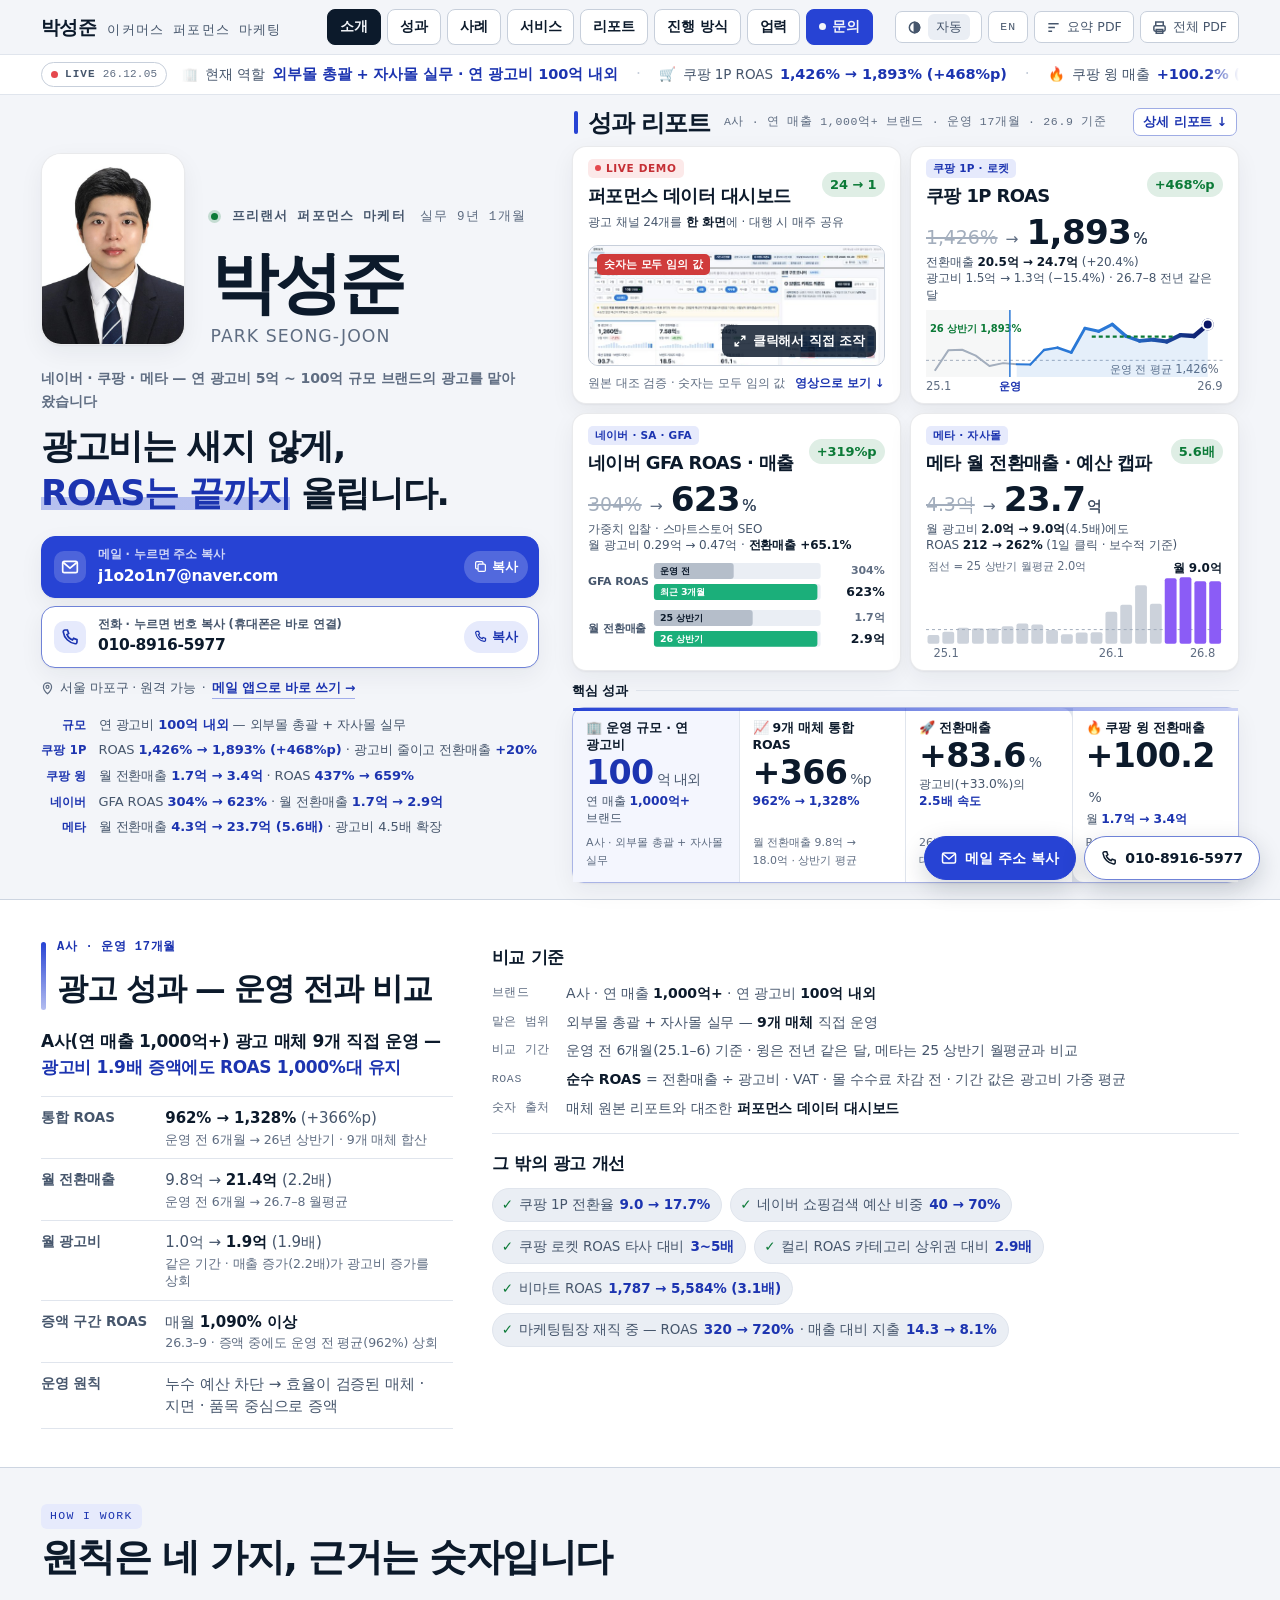
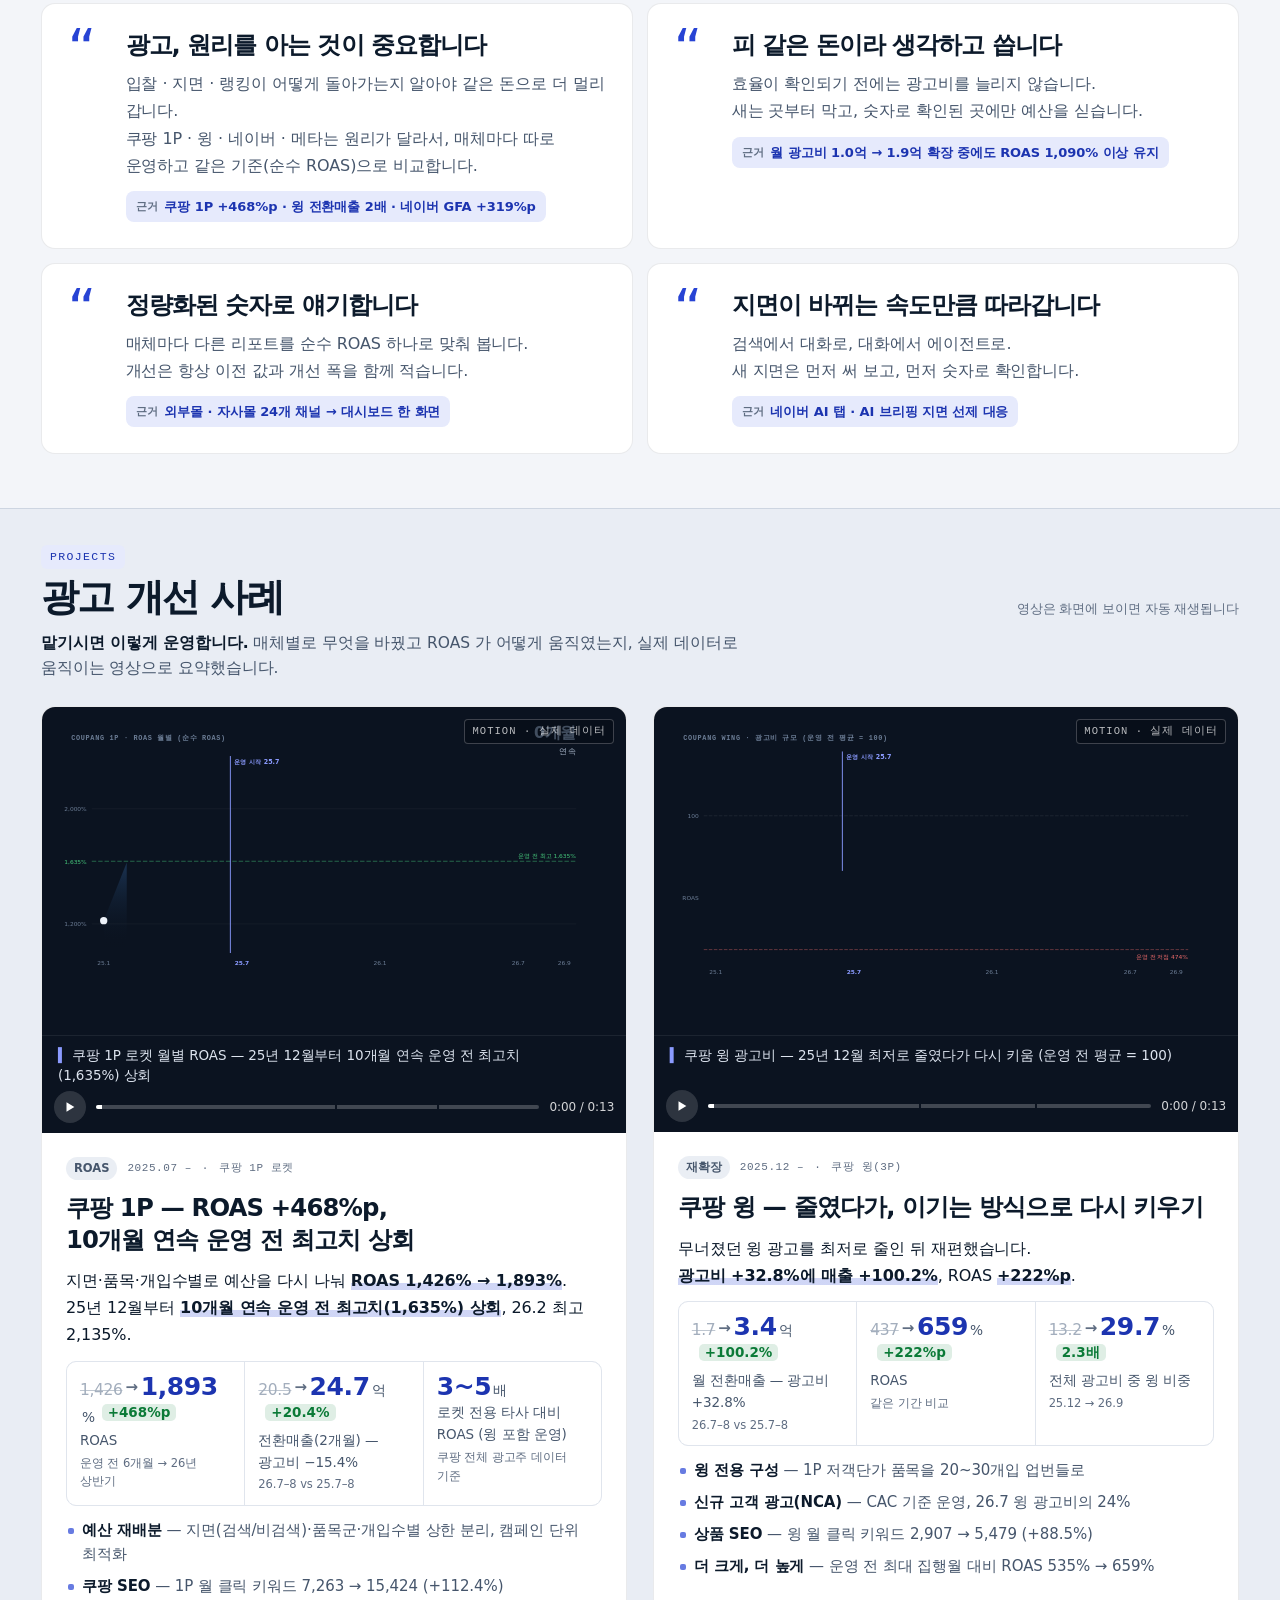
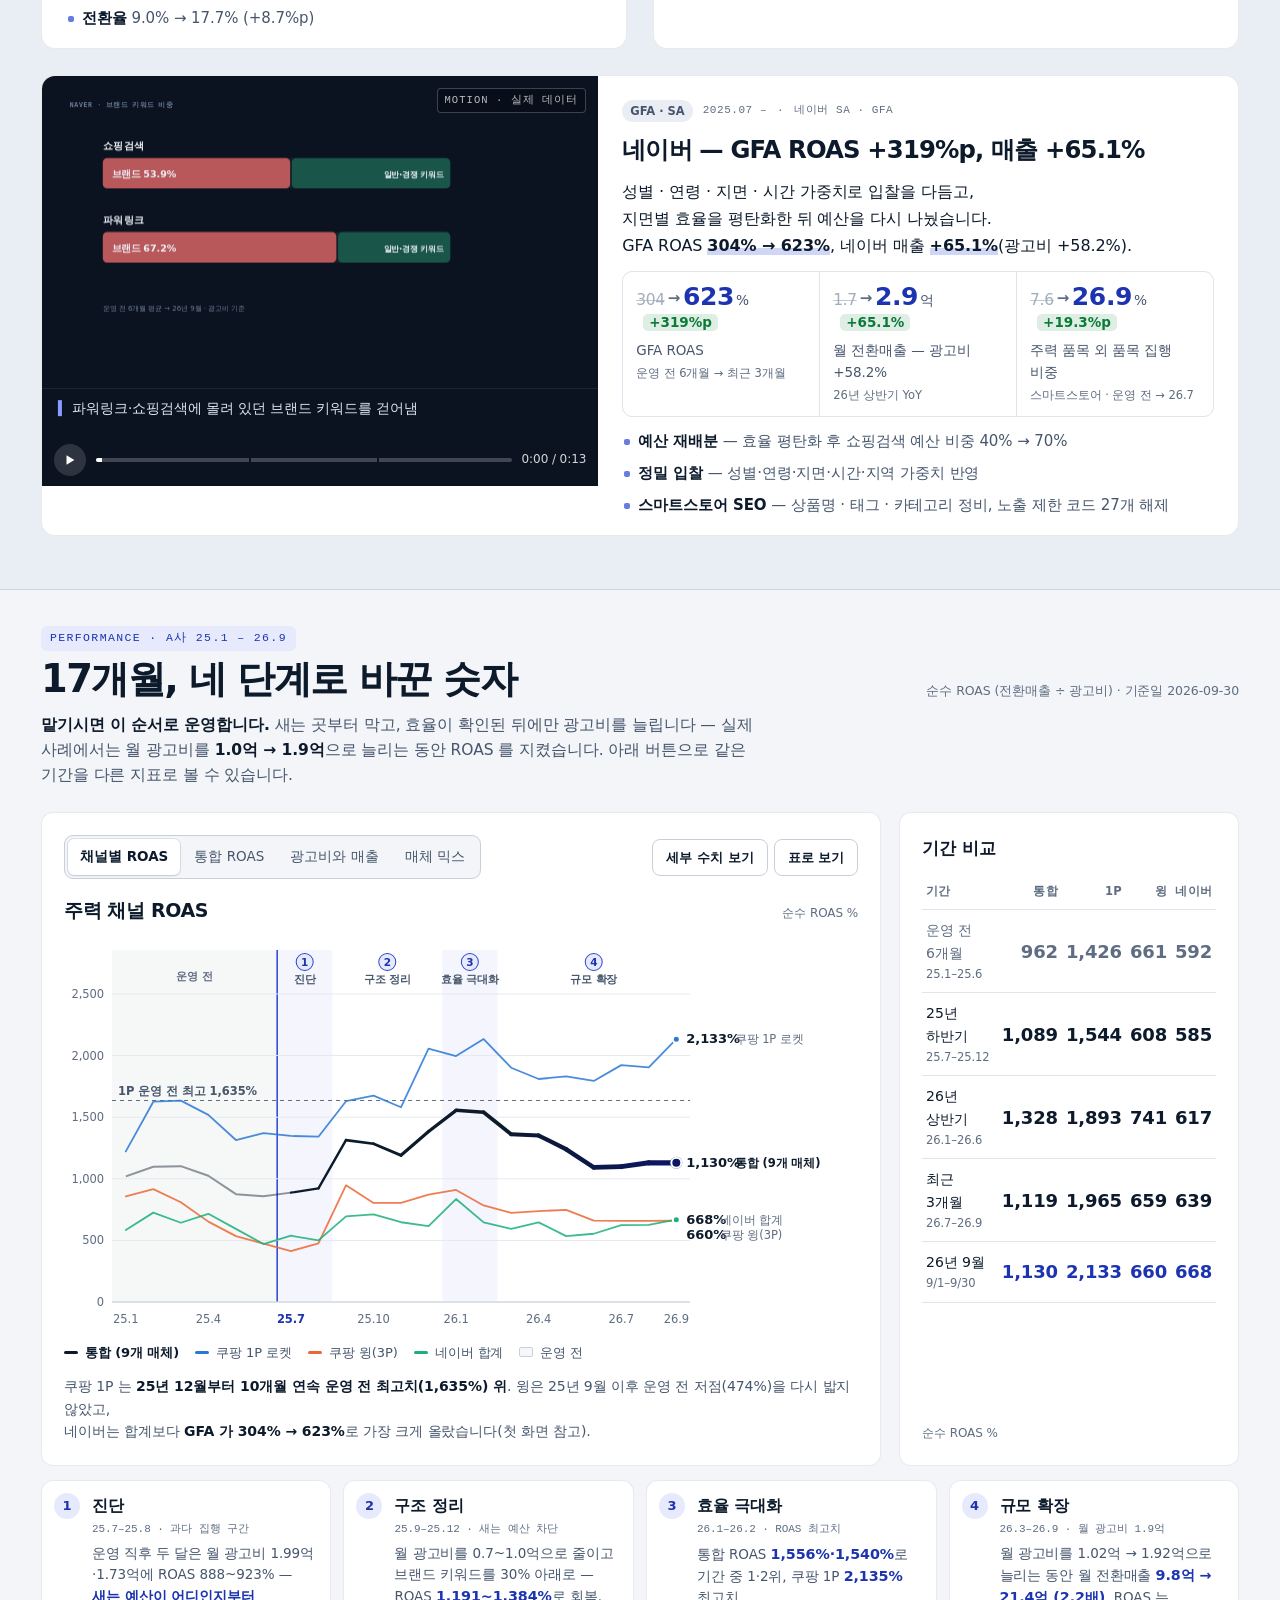
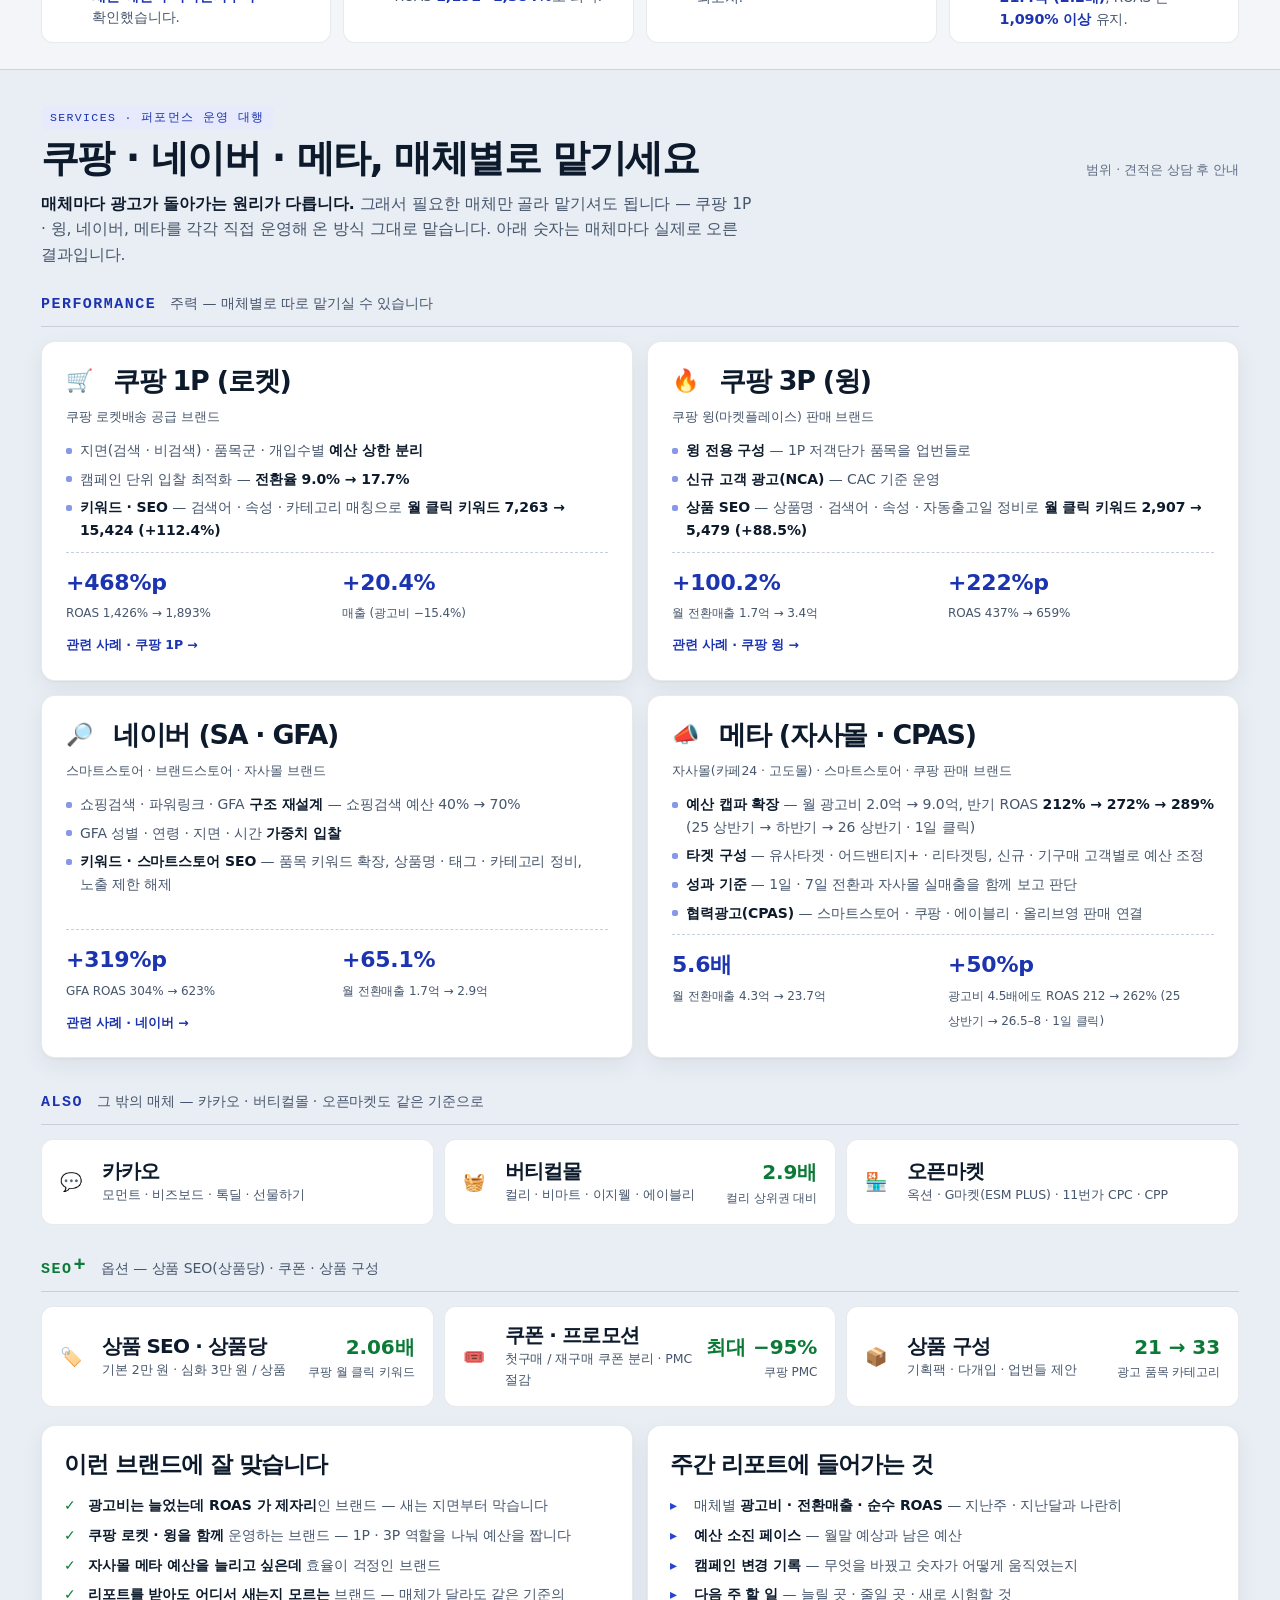
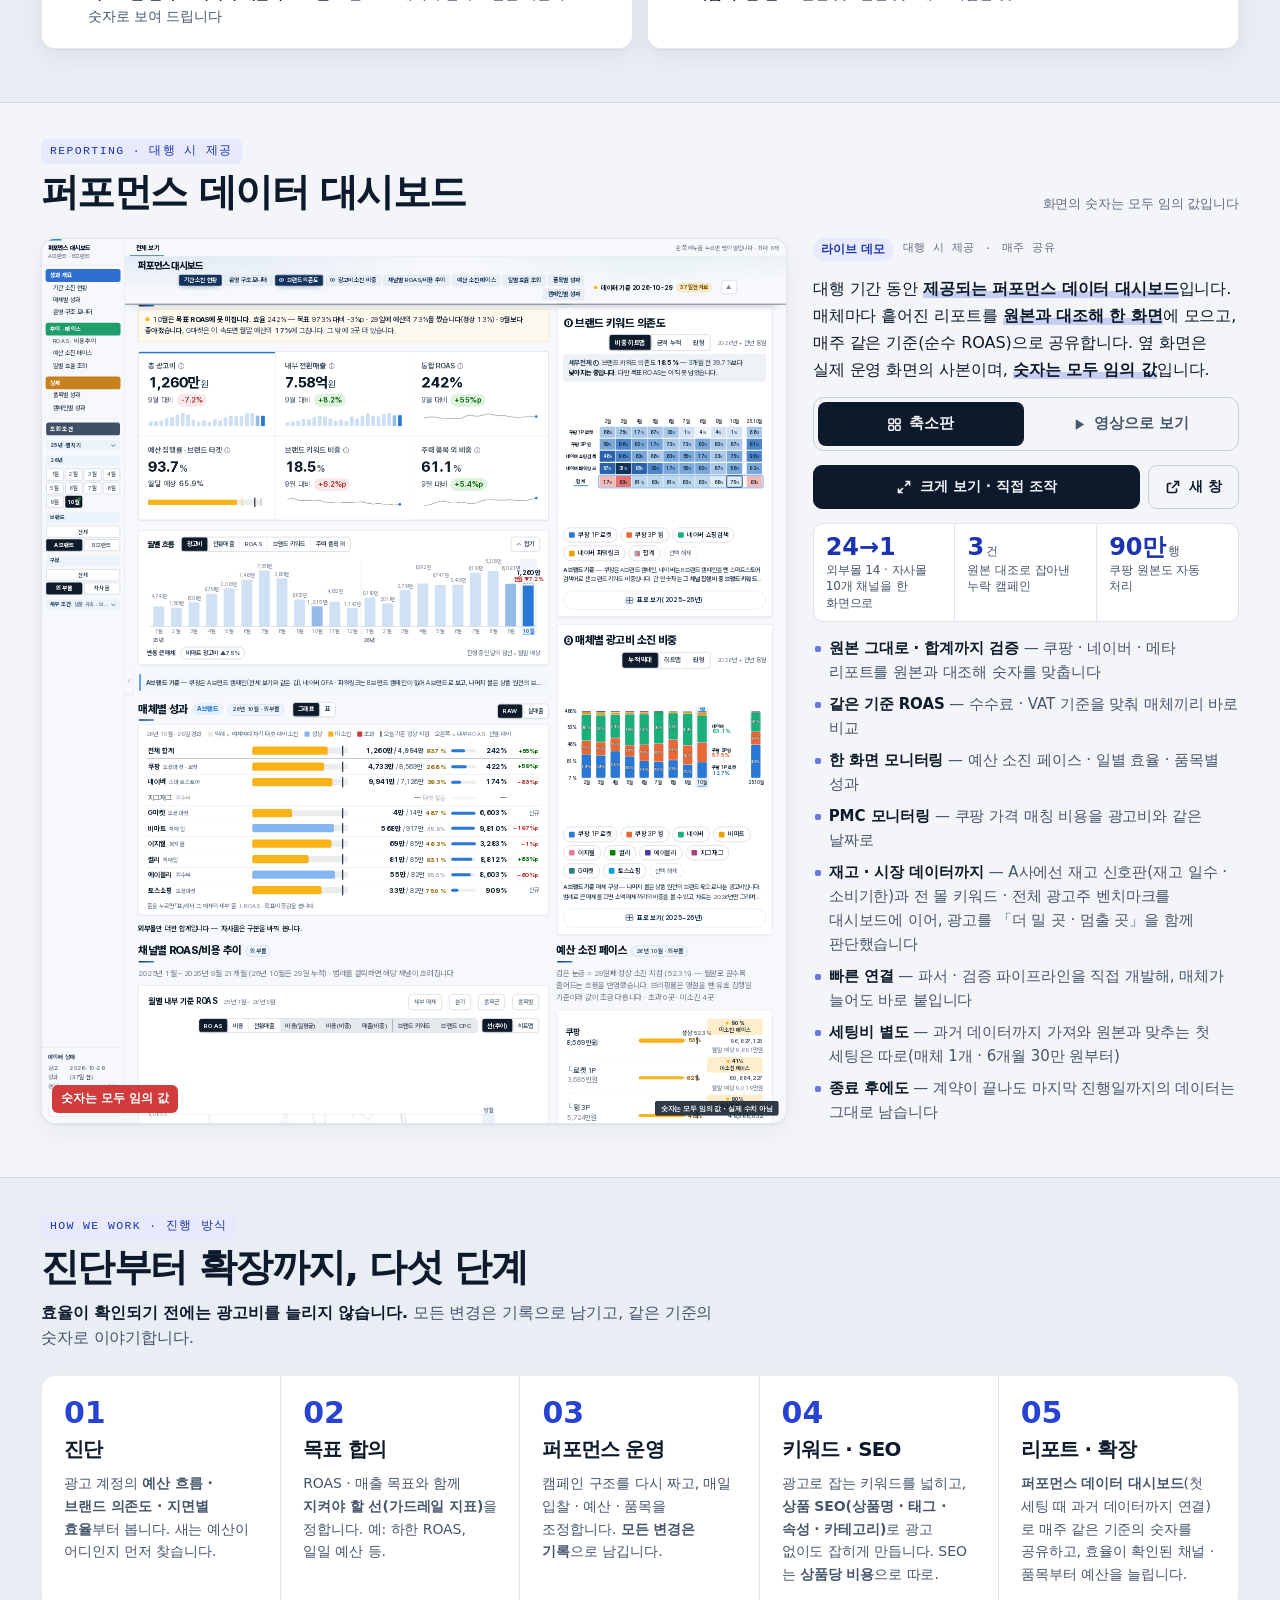
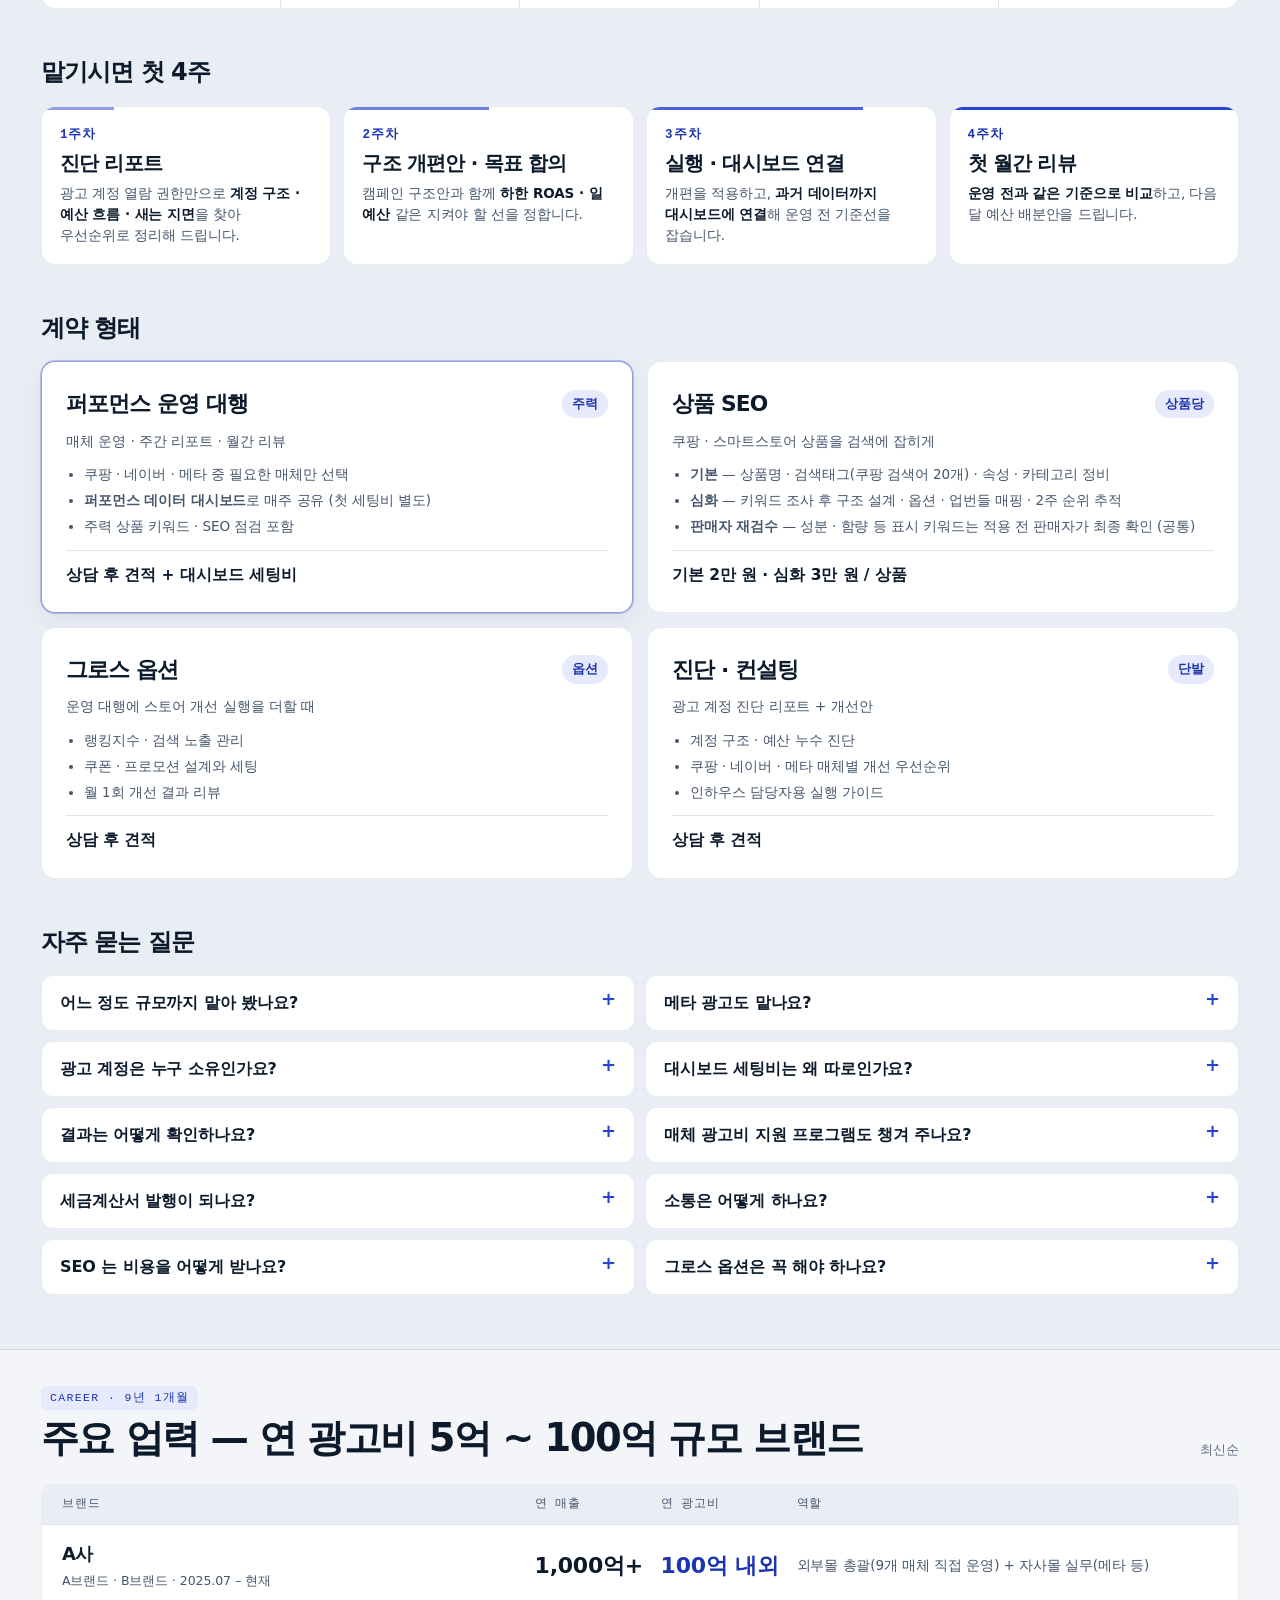
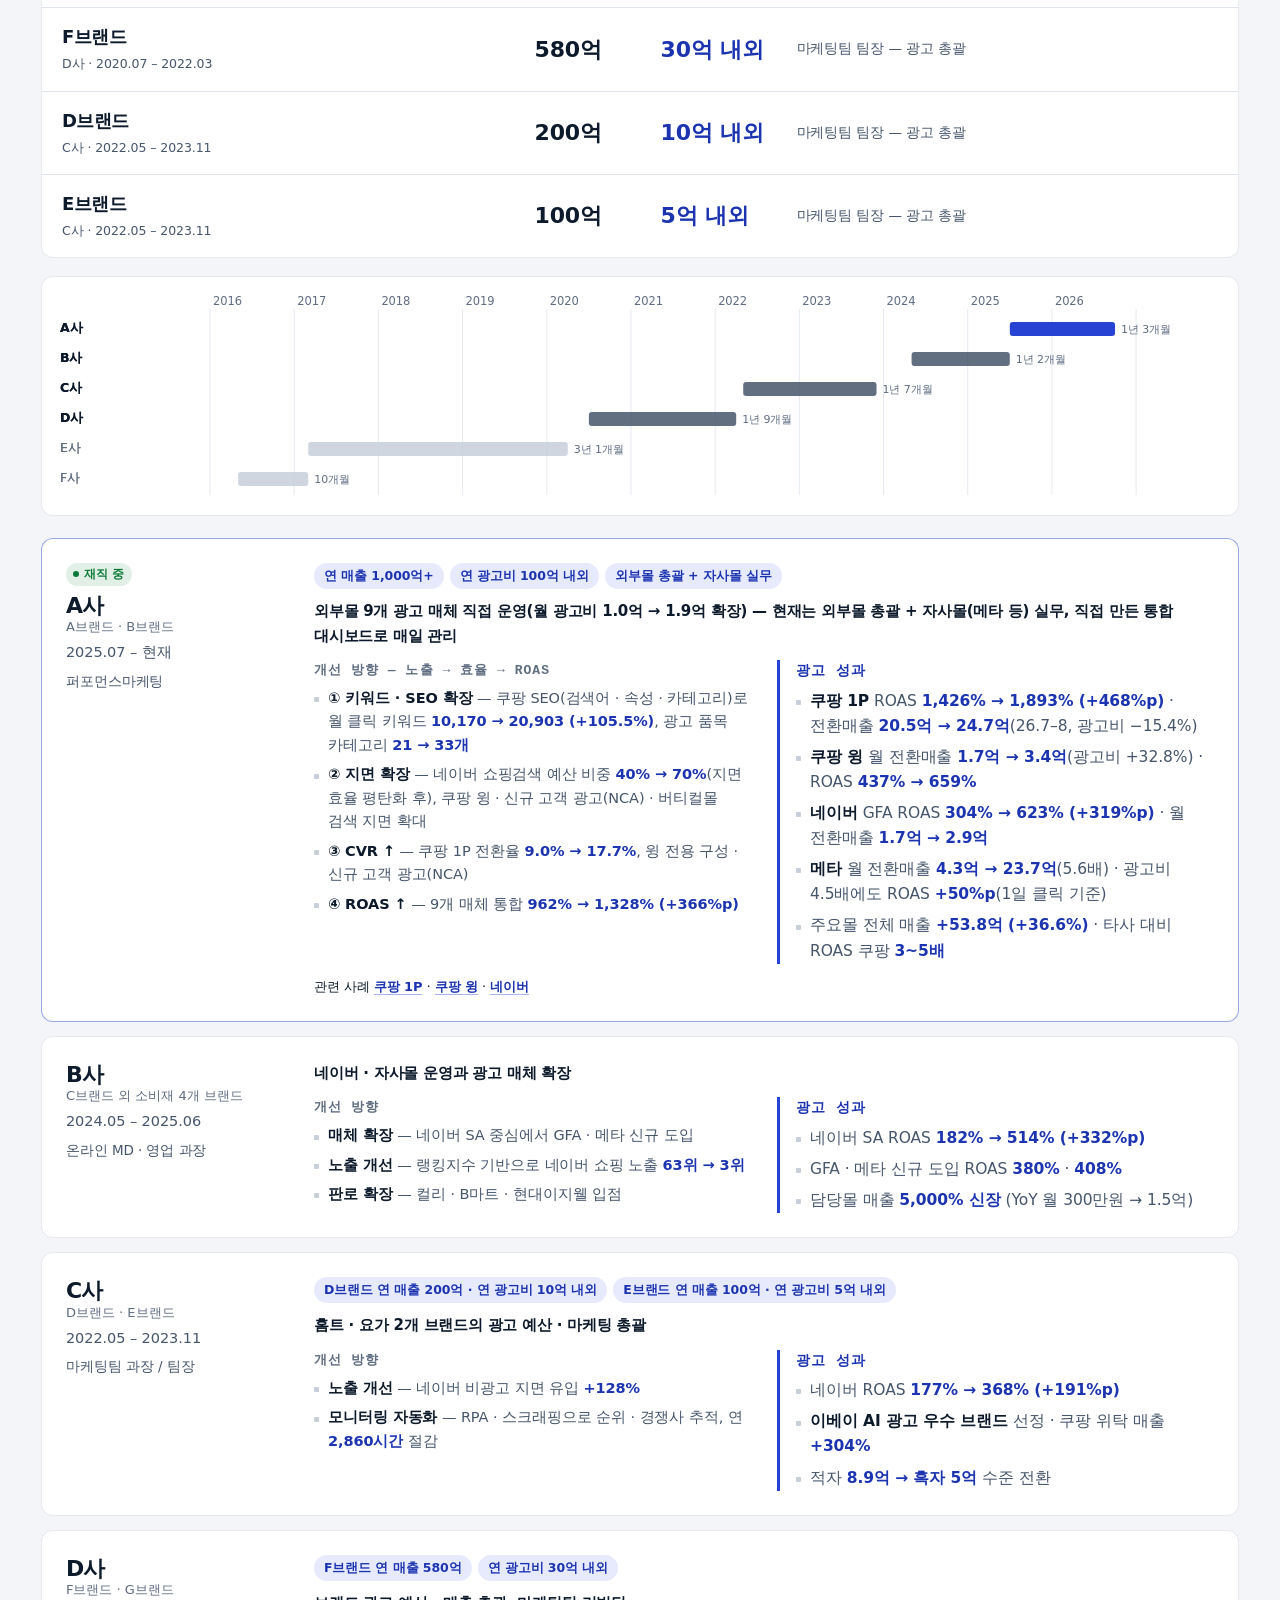
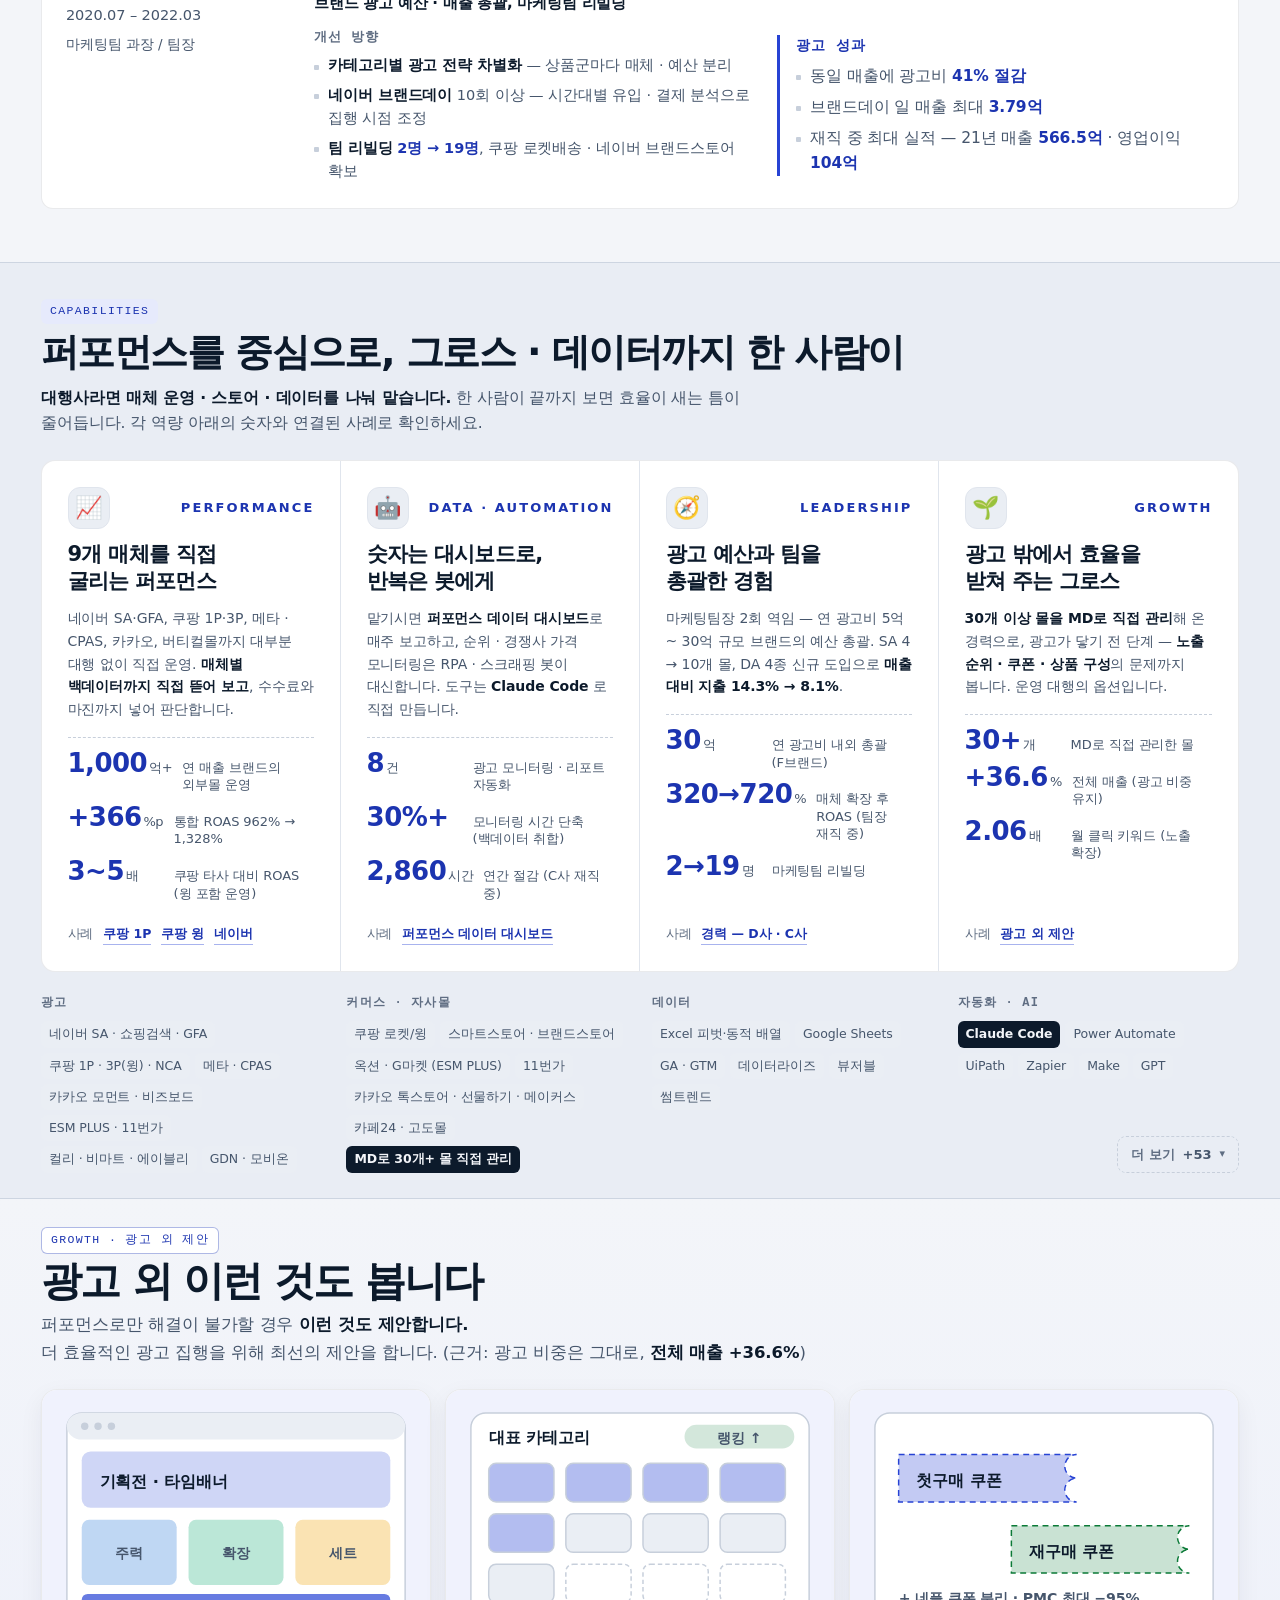
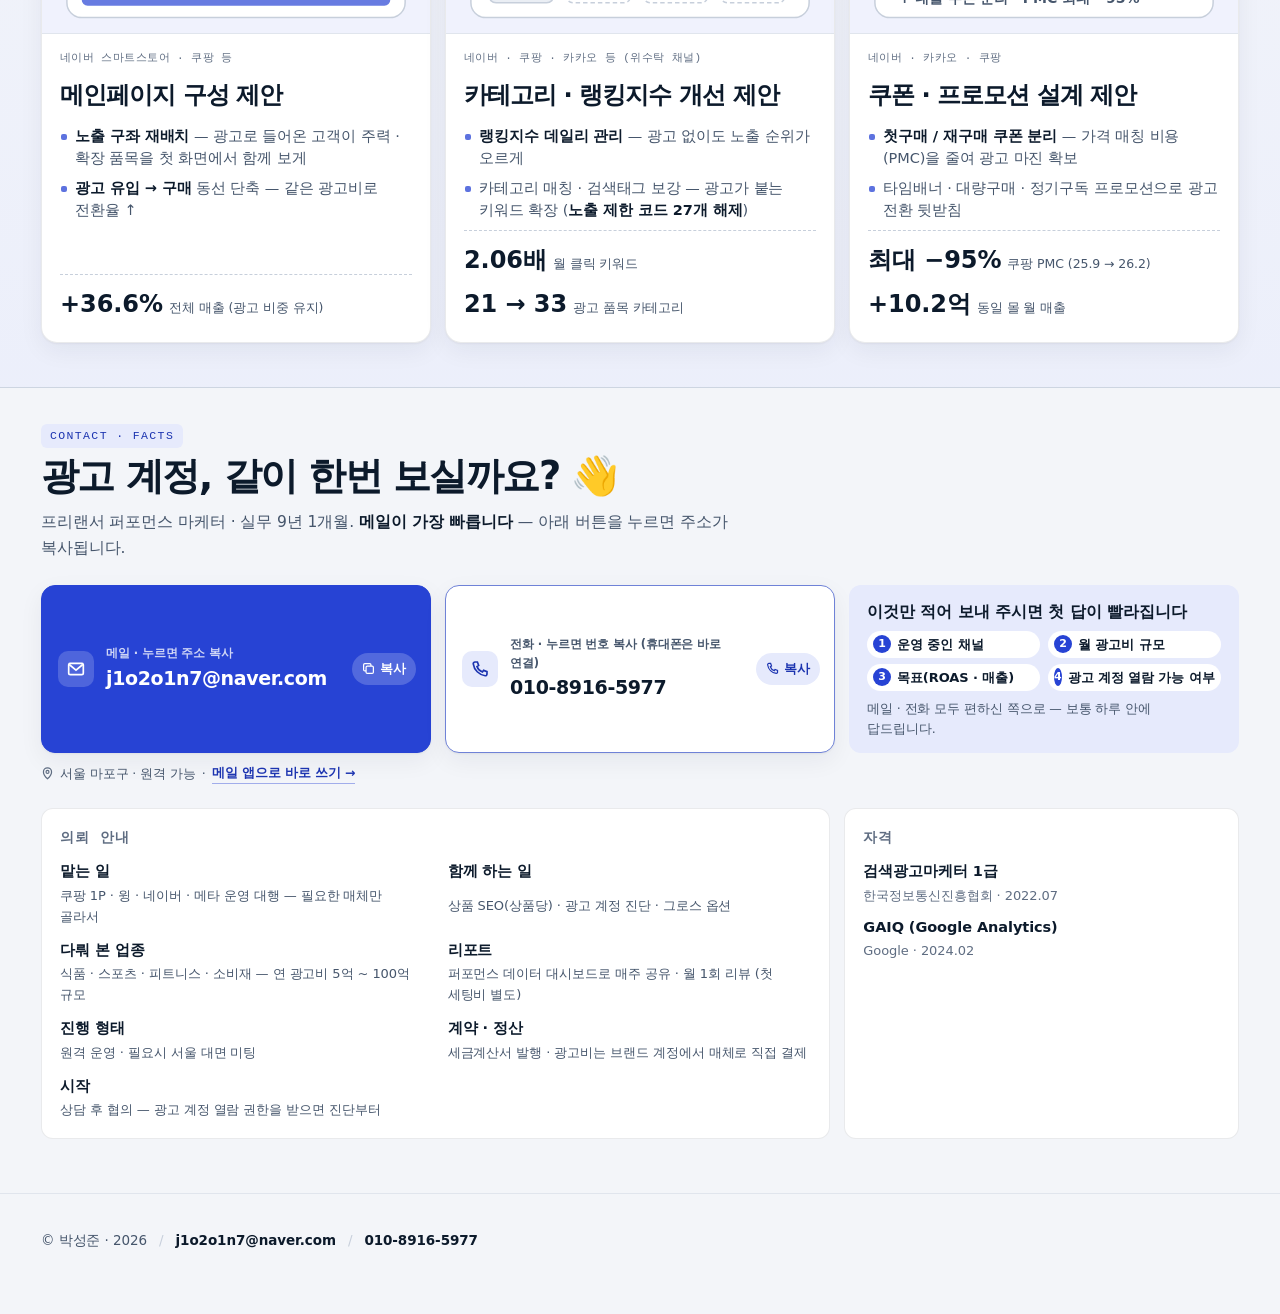
<file: index.html>
<!doctype html>
<html lang="ko">
<head>
<meta charset="utf-8">
<meta name="viewport" content="width=device-width, initial-scale=1">
<title>박성준 · 프리랜서 퍼포먼스 마케터</title>
<meta name="description" content="프리랜서 퍼포먼스 마케터 박성준 — 쿠팡 · 네이버 · 메타 광고 운영 대행. 연 광고비 5억~100억 규모 브랜드 운영, 쿠팡 1P ROAS +468%p · 네이버 GFA +319%p · 메타 월 전환매출 5.6배.">
<!-- 링크 공유 카드 — 이미지는 assets/og-card-freelance.png (1200×630). 카드가 뜨려면 절대 주소여야 한다 -->
<meta property="og:type" content="website">
<meta property="og:url" content="https://sjpark-growth.github.io/adtech.sj.park/">
<meta property="og:site_name" content="박성준 · 프리랜서 퍼포먼스 마케터">
<meta property="og:title" content="박성준 · 프리랜서 퍼포먼스 마케터">
<meta property="og:description" content="쿠팡 · 네이버 · 메타 광고 운영 대행 — 쿠팡 1P ROAS +468%p · 네이버 GFA +319%p · 메타 월 전환매출 5.6배 · 연 광고비 5억~100억 규모 브랜드">
<meta property="og:image" content="https://sjpark-growth.github.io/adtech.sj.park/assets/og-card-freelance.png?v=1103">
<meta property="og:image:width" content="1200">
<meta property="og:image:height" content="630">
<meta property="og:image:alt" content="박성준 · 프리랜서 퍼포먼스 마케터 — 핵심 수치 카드">
<meta property="og:locale" content="ko_KR">
<meta name="twitter:card" content="summary_large_image">
<meta name="twitter:image" content="https://sjpark-growth.github.io/adtech.sj.park/assets/og-card-freelance.png?v=1103">
<meta name="twitter:title" content="박성준 · 프리랜서 퍼포먼스 마케터">
<meta name="twitter:description" content="쿠팡 · 네이버 · 메타 광고 운영 대행 — 매체별 ROAS 개선 · 연 광고비 5억~100억 규모">
<meta name="color-scheme" content="light dark">
<meta name="theme-color" content="#f3f5f9" media="(prefers-color-scheme: light)">
<meta name="theme-color" content="#0a1019" media="(prefers-color-scheme: dark)">
<!-- 링크를 아는 사람만 보도록 검색엔진 수집 제외 -->
<meta name="robots" content="noindex, nofollow">
<link rel="icon" href="data:image/svg+xml,%3Csvg xmlns='http://www.w3.org/2000/svg' viewBox='0 0 32 32'%3E%3Crect width='32' height='32' rx='8' fill='%230c1a2b'/%3E%3Cpath d='M7 22 L13 15 L18 18 L25 9' fill='none' stroke='%238b9bff' stroke-width='3' stroke-linecap='round' stroke-linejoin='round'/%3E%3C/svg%3E">
<link rel="stylesheet" href="assets/style.css?v=202611050126">
<script>
  /* 테마: 저장된 선택이 있으면 먼저 찍어 깜빡임을 막는다 */
  try { var t = localStorage.getItem('psj-theme'); if (t === 'light' || t === 'dark') document.documentElement.setAttribute('data-theme', t); } catch (e) {}
</script>
</head>
<body>

<header class="mast" id="top">
  <div class="shell">
    <a class="id" href="#top" style="text-decoration:none;color:inherit">박성준 <small>이커머스 퍼포먼스 마케팅</small></a>
    <nav aria-label="섹션 바로가기">
      <a href="#top">소개</a>
      <a href="#summary">성과</a>
      <a href="#work">사례</a>
      <a href="#services">서비스</a>
      <a href="#dash">리포트</a>
      <a href="#process">진행 방식</a>
      <a href="#career">업력</a>
      <a href="#contact" class="nav-hot">문의</a>
    </nav>
    <div class="tools">
      <button class="iconbtn" id="themeBtn" type="button" aria-label="화면 테마 바꾸기">
        <svg viewBox="0 0 16 16" fill="none" stroke="currentColor" stroke-width="1.6"><circle cx="8" cy="8" r="5.5"/><path d="M8 2.5v11" /><path d="M8 2.5a5.5 5.5 0 0 1 0 11z" fill="currentColor"/></svg>
        <span id="themeLabel">자동</span>
      </button>
      <a class="iconbtn" id="enBtn" href="en.html" hreflang="en" title="English one-page summary">EN</a>
      <button class="iconbtn" id="shortBtn" type="button" title="핵심만 담은 요약본을 PDF로 저장 · 인쇄 (첫 화면 · 성과 · 서비스 · 진행 방식 · 업력 · 문의)">
        <svg viewBox="0 0 16 16" fill="none" stroke="currentColor" stroke-width="1.6"><path d="M2.5 4h11"/><path d="M2.5 8h7"/><path d="M2.5 12h4"/></svg>
        요약 PDF
      </button>
      <button class="iconbtn" id="printBtn" type="button" title="페이지 전체를 PDF로 저장 · 인쇄">
        <svg viewBox="0 0 16 16" fill="none" stroke="currentColor" stroke-width="1.6"><path d="M4 6V2h8v4"/><rect x="2" y="6" width="12" height="6" rx="1.5"/><path d="M4.5 10h7v4h-7z"/></svg>
        전체 PDF
      </button>
    </div>
  </div>
</header>

<!-- 라이브 티커 — 광고 콘솔처럼 핵심 지표가 흐른다 (마우스를 올리면 멈춤) -->
<div class="ticker" role="region" aria-label="핵심 지표 요약">
  <span class="tk-live"><i aria-hidden="true"></i>LIVE <span id="tkAsOf"></span></span>
  <div class="tk-viewport"><div class="tk-track" id="tkTrack"></div></div>
</div>

<main>
  <!-- ============================== HERO — 대제목과 움직이는 차트가 먼저 ============================== -->
  <section class="hero" aria-labelledby="h-name">
    <div class="shell">
      <div class="hero-l">
        <div class="idrow">
          <figure class="portrait"><img id="h-photo" alt="박성준 프로필 사진" width="378" height="504"></figure>
          <div>
            <p class="eyebrow"><span class="dot" aria-hidden="true"></span><b id="h-role"></b><span id="h-career"></span></p>
            <h1 id="h-name"></h1>
          </div>
        </div>
        <p class="kicker" id="h-kicker"></p>
        <p class="thesis" id="h-thesis"></p>
        <div class="cta" id="heroContact"></div>
        <ul class="herosum" id="heroSum"></ul>
      </div>
      <!-- 오른쪽 = 성과 리포트: 위는 대시보드 + 차트 세 칸, 아래는 핵심 성과 (3분할) -->
      <div class="mboard-wrap hero-r">
        <div class="mb-h"><h2 id="mbTitle">성과 리포트</h2><span>A사 · 연 매출 1,000억+ 브랜드 · 운영 <span data-auto="tenure">14개월</span> · 26.9 기준</span><a class="mb-more" href="#perf">상세 리포트 ↓</a></div>
        <div class="mboard" id="mboard" aria-labelledby="mbTitle"></div>
        <div class="hkey"><h3 class="hkey-h" id="hkeyH">핵심 성과</h3><ul class="hk" id="kpis" aria-labelledby="hkeyH"></ul></div>
      </div>
    </div>
  </section>

  <!-- ============================== SUMMARY ============================== -->
  <section class="summary" id="summary" aria-labelledby="sum-h">
    <div class="shell">
      <div class="sum-l">
        <h2 class="hk-h" id="sum-h">광고 성과 — 운영 전과 비교 <span>A사 · 운영 <span data-auto="tenure">14개월</span></span></h2>
        <p class="lede" id="h-lede"></p>
        <ul class="sumpts" id="h-pts"></ul>
      </div>
      <div class="sum-r">
        <div class="basis"><h2 class="hk-h">비교 기준</h2><dl class="nowbox" id="h-now"></dl></div>
        <div class="more"><h2 class="hk-h">그 밖의 광고 개선</h2><ul id="moreWins"></ul></div>
      </div>
    </div>
  </section>

  <!-- ============================== BELIEFS ============================== -->
  <section class="sec" id="beliefs" aria-labelledby="beliefs-h">
    <div class="shell">
      <div class="sec-h">
        <span class="tag">How I work</span>
        <h2 id="beliefs-h">원칙은 네 가지, 근거는 숫자입니다</h2>
      </div>
      <div class="beliefs" id="beliefList"></div>
    </div>
  </section>

  <!-- ============================== WORK ============================== -->
  <section class="sec" id="work" aria-labelledby="work-h">
    <div class="shell">
      <div class="sec-h">
        <span class="tag">Projects</span>
        <h2 id="work-h">광고 개선 사례</h2>
        <span class="aside">영상은 화면에 보이면 자동 재생됩니다</span>
        <p><b>맡기시면 이렇게 운영합니다.</b> 매체별로 무엇을 바꿨고 ROAS 가 어떻게 움직였는지, 실제 데이터로 움직이는 영상으로 요약했습니다.</p>
      </div>
      <div class="projects" id="projects"></div>
    </div>
  </section>

  <!-- ============================== PERFORMANCE ============================== -->
  <section class="sec" id="perf" aria-labelledby="perf-h">
    <div class="shell">
      <div class="sec-h">
        <span class="tag">Performance · A사 25.1 – 26.9</span>
        <h2 id="perf-h"><span data-auto="tenure">14개월</span>, 네 단계로 바꾼 숫자</h2>
        <span class="aside" id="perf-basis"></span>
        <p><b>맡기시면 이 순서로 운영합니다.</b> 새는 곳부터 막고, 효율이 확인된 뒤에만 광고비를 늘립니다 — 실제 사례에서는 월 광고비를 <b>1.0억 → 1.9억</b>으로 늘리는 동안 ROAS 를 지켰습니다. 아래 버튼으로 같은 기간을 다른 지표로 볼 수 있습니다.</p>
      </div>
      <div class="perf">
        <div class="panel">
          <div class="ctlrow">
            <div class="seg" id="viewSeg" role="group" aria-label="지표 선택"></div>
            <div class="ctlbtns"><button class="tbtn" id="labelBtn" type="button" aria-pressed="false">세부 수치 보기</button><button class="tbtn" id="tableBtn" type="button" aria-expanded="false" aria-controls="perfTable">표로 보기</button></div>
          </div>
          <div class="chart-title"><h3 id="chartTitle"></h3><span id="chartUnit"></span></div>
          <div class="chartbox" id="perfChart"></div>
          <div class="legend" id="perfLegend"></div>
          <p class="caption" id="perfCaption"></p>
          <div class="tablewrap" id="perfTable" hidden></div>
        </div>
        <aside class="panel cmp" aria-labelledby="cmp-h">
          <h3 id="cmp-h">기간 비교</h3>
          <table id="cmpTable"></table>
          <p class="note" id="cmpNote"></p>
        </aside>
      </div>
      <ol class="phases" id="phaseList"></ol>
    </div>
  </section>

  <!-- ============================== SERVICES ============================== -->
  <section class="sec services" id="services" aria-labelledby="svc-h">
    <div class="shell">
      <div class="sec-h">
        <span class="tag">Services · 퍼포먼스 운영 대행</span>
        <h2 id="svc-h"></h2>
        <span class="aside">범위 · 견적은 상담 후 안내</span>
        <p id="svc-lede"></p>
      </div>
      <div class="svcwrap" id="svcGrid"></div>
      <div class="svcfit" id="svcFit" hidden></div>
    </div>
  </section>

  <!-- ============================== DASHBOARD SHOWCASE ============================== -->
  <section class="sec showcase" id="dash" aria-labelledby="dash-h">
    <div class="shell">
      <div class="sec-h">
        <span class="tag">Reporting · 대행 시 제공</span>
        <h2 id="dash-h"></h2>
        <span class="aside">화면의 숫자는 모두 임의 값입니다</span>
      </div>
      <div class="dash-wrap">
        <div class="dash-frame" id="dashFrame"></div>
        <aside class="dash-side" id="dashSide"></aside>
      </div>
    </div>
  </section>

  <!-- ============================== PROCESS · PLANS · FAQ ============================== -->
  <section class="sec" id="process" aria-labelledby="proc-h">
    <div class="shell">
      <div class="sec-h">
        <span class="tag">How we work · 진행 방식</span>
        <h2 id="proc-h">진단부터 확장까지, 다섯 단계</h2>
        <p><b>효율이 확인되기 전에는 광고비를 늘리지 않습니다.</b> 모든 변경은 기록으로 남기고, 같은 기준의 숫자로 이야기합니다.</p>
      </div>
      <ol class="proc" id="procList"></ol>
      <h3 class="sub-h" id="onboard-h" hidden>맡기시면 첫 4주</h3>
      <ol class="onboard" id="onboard" hidden></ol>
      <h3 class="sub-h">계약 형태</h3>
      <div class="plangrid" id="planGrid"></div>
      <h3 class="sub-h">자주 묻는 질문</h3>
      <div class="faqs" id="faqList"></div>
    </div>
  </section>

  <!-- ============================== CAREER ============================== -->
  <section class="sec" id="career" aria-labelledby="career-h">
    <div class="shell">
      <div class="sec-h">
        <span class="tag">Career · <span data-auto="career">9년</span></span>
        <h2 id="career-h">주요 업력 — 연 광고비 5억 ~ 100억 규모 브랜드</h2>
        <span class="aside">최신순</span>
      </div>
      <div class="scale" id="scaleGrid" hidden></div>
      <div class="gantt" id="gantt"></div>
      <div class="jobs" id="jobs"></div>
    </div>
  </section>

  <!-- ============================== PILLARS ============================== -->
  <section class="sec" id="pillars" aria-labelledby="pillars-h">
    <div class="shell">
      <div class="sec-h">
        <span class="tag">Capabilities</span>
        <h2 id="pillars-h">퍼포먼스를 중심으로, 그로스 · 데이터까지 한 사람이</h2>
        <p><b>대행사라면 매체 운영 · 스토어 · 데이터를 나눠 맡습니다.</b> 한 사람이 끝까지 보면 효율이 새는 틈이 줄어듭니다. 각 역량 아래의 숫자와 연결된 사례로 확인하세요.</p>
      </div>
      <div class="pillars" id="pillarGrid"></div>
      <div class="toolrow" id="toolRow"></div>
      <div class="toolmore" id="toolMore" hidden></div>
    </div>
  </section>

  <!-- ============================== GROWTH DESIGN (광고 밖) ============================== -->
  <section class="growth" id="growth" aria-labelledby="growth-h">
    <div class="shell">
      <div class="growth-h">
        <span class="tag">Growth · 광고 외 제안</span>
        <h2 id="growth-h"></h2>
        <p id="growth-lede"></p>
      </div>
      <div class="gcards" id="gcards"></div>
      <div class="gextra" id="gextra" hidden></div>
    </div>
  </section>

  <!-- ============================== ARCHIVE ============================== -->
  <section class="sec" id="archive" aria-labelledby="archive-h" hidden>
    <div class="shell">
      <div class="sec-h">
        <span class="tag">Archive · 2020 – 2024</span>
        <h2 id="archive-h">데이터, 예전부터 만져 왔습니다</h2>
        <span class="aside">클릭하면 크게 볼 수 있습니다</span>
        <p id="archive-lede"></p>
      </div>
      <div class="archive" id="archiveGrid"></div>
      <p class="arc-note" id="archiveNote"></p>
    </div>
  </section>

  <!-- ============================== FACTS / CONTACT ============================== -->
  <section class="sec" id="contact" aria-labelledby="contact-h">
    <div class="shell">
      <div class="sec-h">
        <span class="tag">Contact · Facts</span>
        <h2 id="contact-h">광고 계정, 같이 한번 보실까요? <span class="wave" aria-hidden="true">👋</span></h2>
        <p id="contact-lede"></p>
      </div>
      <div class="contact-row">
        <div class="cta big" id="contact2"></div>
        <div class="askbox" id="askBox"></div>
      </div>
      <p class="cta-note" id="contactNote"></p>
      <div class="factgrid" id="factGrid"></div>
    </div>
  </section>
</main>

<footer class="foot">
  <div class="shell"><p class="printnote"><span class="pn-s">상세 성과 차트 · </span>광고 개선 사례 영상 · 퍼포먼스 대시보드 데모는 웹 페이지 <b class="pn-url">sjpark-growth.github.io/adtech.sj.park</b>에서 보실 수 있습니다.</p><p id="footLine">© 박성준 · 2026</p></div>
</footer>

<!-- 대시보드 크게 보기 (직접 둘러보기) -->
<div class="modal" id="demoModal" hidden role="dialog" aria-modal="true" aria-labelledby="demo-title">
  <div class="back" data-close></div>
  <div class="box">
    <header>
      <b id="demo-title">퍼포먼스 데이터 대시보드</b><span>직접 둘러보기 · 숫자는 모두 임의 값</span>
      <a class="iconbtn" id="demoNewTab" href="dashboard-demo.html?video&amp;explore&amp;r=1103" target="_blank" rel="noopener">새 창에서 열기</a>
      <button class="iconbtn" type="button" data-close>닫기 <kbd style="font:inherit;opacity:.6">Esc</kbd></button>
    </header>
    <iframe id="demoFrame" title="대시보드 데모" loading="lazy"></iframe>
  </div>
</div>

<div class="lightbox" id="lightbox" hidden role="dialog" aria-modal="true" aria-label="자료 크게 보기">
  <figure><img id="lbImg" alt=""><figcaption id="lbCap"></figcaption></figure>
</div>

<div class="tip" id="tip" role="status" aria-live="polite"></div>

<script src="assets/series.js?v=202611050126"></script>
<script src="assets/data.js?v=202611050126"></script>
<script src="assets/motion.js?v=202611050126"></script>
<script src="assets/app.js?v=202611050126"></script>
</body>
</html>
</file>
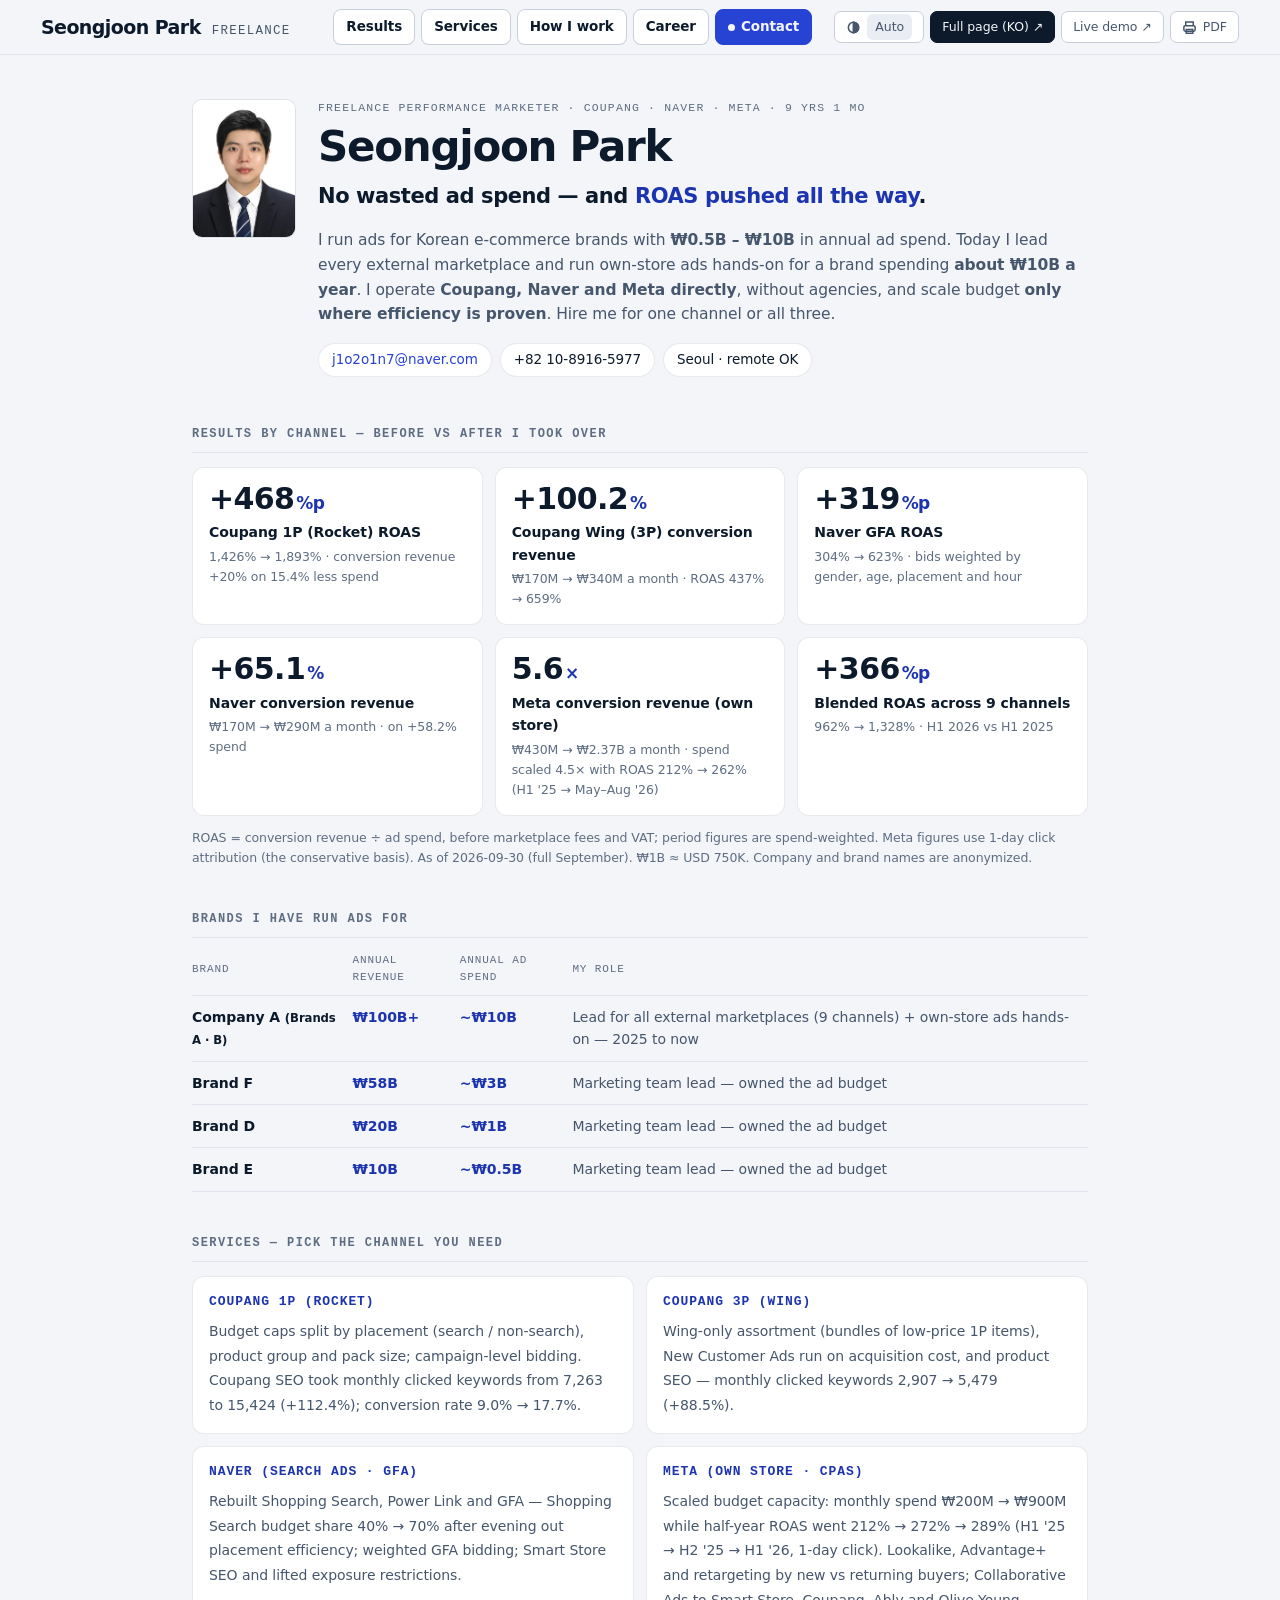
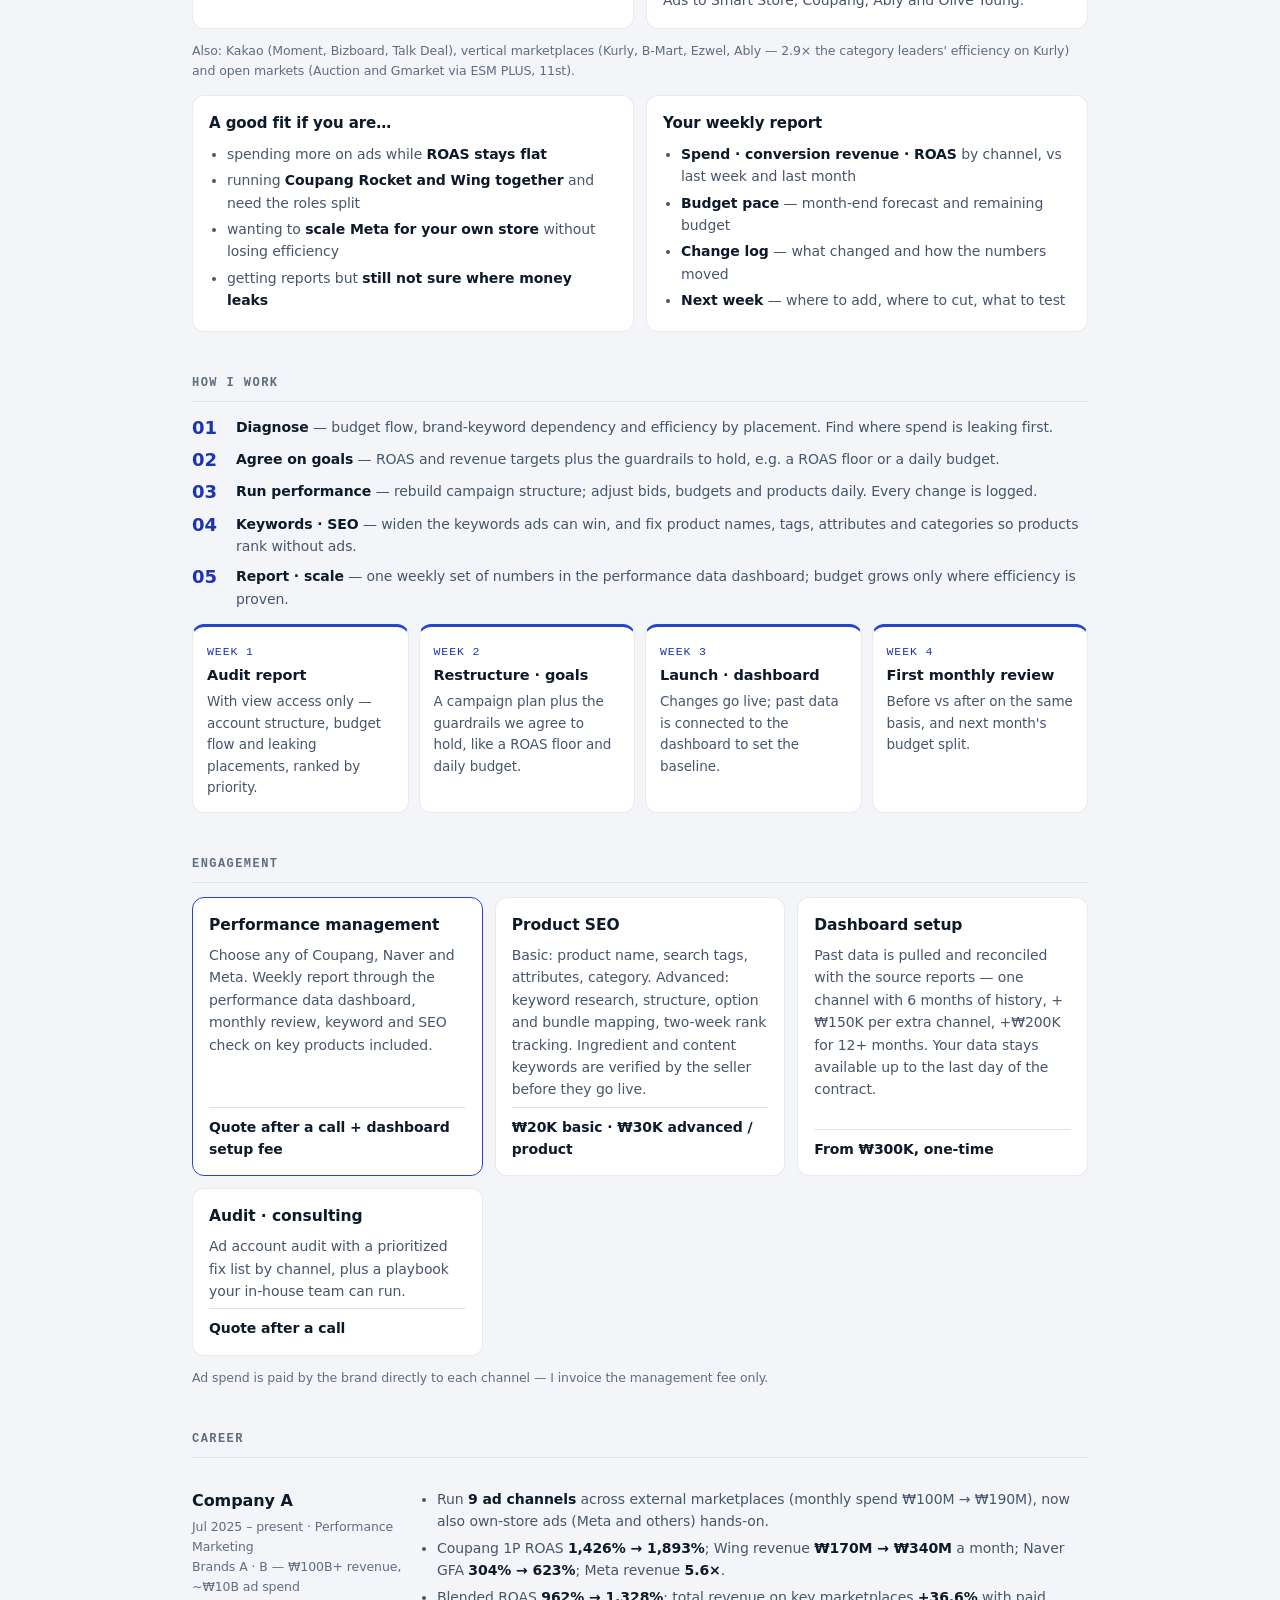
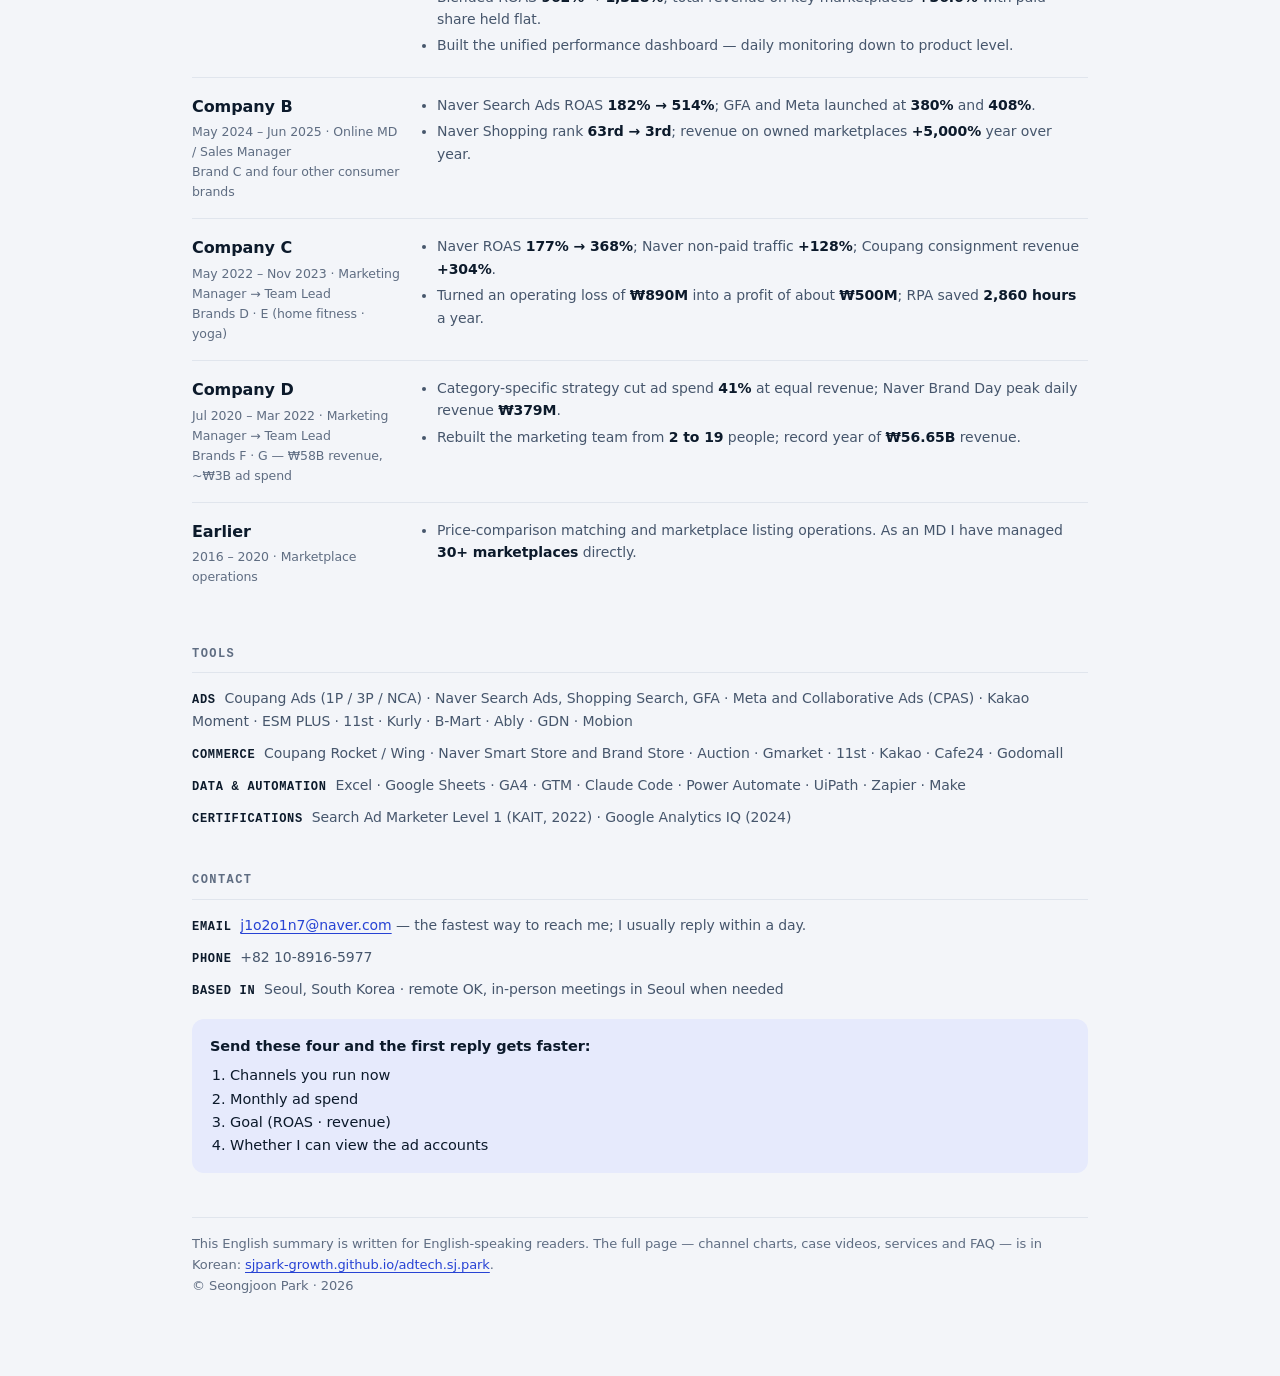
<file: en.html>
<!doctype html>
<html lang="en">
<head>
<meta charset="utf-8">
<meta name="viewport" content="width=device-width, initial-scale=1">
<title>Seongjoon Park · Freelance Performance Marketer</title>
<meta name="description" content="Freelance performance marketer for Korean e-commerce — Coupang, Naver and Meta run directly. Coupang 1P ROAS +468%p, Meta revenue 5.6×.">
<meta name="color-scheme" content="light dark">
<meta name="robots" content="noindex, nofollow">
<meta name="theme-color" content="#f3f5f9" media="(prefers-color-scheme: light)">
<meta name="theme-color" content="#0a1019" media="(prefers-color-scheme: dark)">
<meta property="og:type" content="profile">
<meta property="og:title" content="Seongjoon Park · Freelance Performance Marketer">
<meta property="og:description" content="Coupang · Naver · Meta run directly — Coupang 1P ROAS +468%p, Naver GFA +319%p, Meta revenue 5.6×.">
<meta property="og:url" content="https://sjpark-growth.github.io/adtech.sj.park/en.html">
<meta property="og:image" content="https://sjpark-growth.github.io/adtech.sj.park/assets/og-card-freelance.png?v=1103">
<meta property="og:locale" content="en_US">
<meta name="twitter:card" content="summary_large_image">
<link rel="icon" href="data:image/svg+xml,%3Csvg xmlns='http://www.w3.org/2000/svg' viewBox='0 0 32 32'%3E%3Crect width='32' height='32' rx='8' fill='%230c1a2b'/%3E%3Cpath d='M7 22 L13 15 L18 18 L25 9' fill='none' stroke='%238b9bff' stroke-width='3' stroke-linecap='round' stroke-linejoin='round'/%3E%3C/svg%3E">
<!-- 색 · 글꼴 토큰은 한국어판과 같은 파일에서 가져온다 (외부 요청 없음) -->
<link rel="stylesheet" href="assets/style.css?v=202611050126">
<style>
  /* 영문 요약은 한 장짜리라 한국어판 레이아웃을 쓰지 않는다 — 토큰만 빌려 쓰고 배치는 여기서 한다 */
  body { background: var(--paper); color: var(--ink); font-family: var(--f-sans); line-height: 1.6; margin: 0; }
  .en { max-width: 940px; margin: 0 auto; padding: 44px 22px 72px; }
  .en a { color: var(--accent); }
  .en-top { display: flex; gap: 22px; align-items: flex-start; flex-wrap: wrap; }
  .en-photo { width: 104px; height: 139px; border-radius: 10px; object-fit: cover; border: 1px solid var(--ring); flex: none; }
  .en-id { min-width: 0; flex: 1 1 320px; }
  .en-eyebrow { font-family: var(--f-mono); font-size: 11.5px; letter-spacing: .1em; text-transform: uppercase; color: var(--ink-3); margin: 0 0 6px; }
  .en h1 { font-size: clamp(30px, 5vw, 42px); line-height: 1.12; letter-spacing: -.03em; margin: 0 0 10px; }
  .en-thesis { font-size: clamp(17px, 2.4vw, 21px); font-weight: 600; letter-spacing: -.02em; margin: 0 0 14px; }
  .en-thesis em { font-style: normal; color: var(--accent-ink); }
  .en-lede { color: var(--ink-2); margin: 0 0 16px; }
  .en-chips { display: flex; flex-wrap: wrap; gap: 8px; margin: 0 0 6px; padding: 0; list-style: none; }
  .en-chips li { border: 1px solid var(--ring); border-radius: 999px; padding: 5px 13px; font-size: 13.5px; background: var(--surface); }
  .en-chips a { text-decoration: none; }
  h2.en-h { font-family: var(--f-mono); font-size: 12px; letter-spacing: .12em; text-transform: uppercase; color: var(--ink-3);
            margin: 42px 0 14px; padding-bottom: 8px; border-bottom: 1px solid var(--rule); }
  .en-kpis { display: grid; grid-template-columns: repeat(auto-fit, minmax(210px, 1fr)); gap: 12px; padding: 0; margin: 0; list-style: none; }
  .en-kpis li { background: var(--surface); border: 1px solid var(--ring); border-radius: 12px; padding: 15px 16px; }
  .en-kpis .v { display: block; font-family: var(--f-num); font-size: 30px; font-weight: 700; letter-spacing: -.02em; line-height: 1.05; }
  .en-kpis .v small { font-size: 17px; font-weight: 600; margin-left: 2px; color: var(--accent-ink); }
  .en-kpis .k { display: block; margin-top: 7px; font-size: 14px; font-weight: 600; }
  .en-kpis .d { display: block; margin-top: 3px; font-size: 12.5px; color: var(--ink-3); }
  .en-note { font-size: 12.5px; color: var(--ink-3); margin: 12px 0 0; }
  .en-do { display: grid; grid-template-columns: repeat(auto-fit, minmax(250px, 1fr)); gap: 12px; padding: 0; margin: 0; list-style: none; }
  .en-do li { background: var(--surface); border: 1px solid var(--ring); border-radius: 12px; padding: 15px 16px; }
  .en-do b { display: block; font-size: 13px; font-family: var(--f-mono); letter-spacing: .07em; text-transform: uppercase; color: var(--accent-ink); margin-bottom: 6px; }
  .en-do span { font-size: 14px; color: var(--ink-2); }
  .en-job { border-top: 1px solid var(--rule); padding: 16px 0; display: grid; grid-template-columns: 210px minmax(0, 1fr); gap: 18px; break-inside: avoid; }
  .en-job:first-of-type { border-top: 0; }
  .en-job .co { font-weight: 700; font-size: 16px; }
  .en-job .meta { font-size: 12.5px; color: var(--ink-3); margin-top: 3px; }
  .en-job ul { margin: 0; padding-left: 17px; }
  .en-job li { font-size: 14px; margin-bottom: 4px; color: var(--ink-2); }
  .en-job li strong { color: var(--ink); }
  .en-tools p { margin: 0 0 9px; font-size: 14px; color: var(--ink-2); }
  .en-tools b { color: var(--ink); font-family: var(--f-mono); font-size: 12px; letter-spacing: .06em; text-transform: uppercase; }
  .en-foot { margin-top: 44px; padding-top: 16px; border-top: 1px solid var(--rule); font-size: 13px; color: var(--ink-3); }
  .en-sc { width: 100%; border-collapse: collapse; font-size: 14px; }
  .en-sc th { text-align: left; font-family: var(--f-mono); font-size: 11px; letter-spacing: .08em; text-transform: uppercase; color: var(--ink-3); font-weight: 500; padding: 0 10px 8px 0; border-bottom: 1px solid var(--rule); }
  .en-sc td { padding: 10px 10px 10px 0; border-bottom: 1px solid var(--rule); color: var(--ink-2); vertical-align: top; }
  .en-sc td:first-child { color: var(--ink); font-weight: 700; }
  .en-sc td.n { font-family: var(--f-num); font-weight: 700; color: var(--accent-ink); white-space: nowrap; }
  .en-plans { display: grid; grid-template-columns: repeat(auto-fit, minmax(250px, 1fr)); gap: 12px; padding: 0; margin: 0; list-style: none; }
  .en-plans li { background: var(--surface); border: 1px solid var(--ring); border-radius: 12px; padding: 15px 16px; display: flex; flex-direction: column; gap: 6px; }
  .en-plans li.hot { border-color: var(--accent); }
  .en-plans b { font-size: 15.5px; }
  .en-plans span { font-size: 14px; color: var(--ink-2); }
  .en-plans em { font-style: normal; margin-top: auto; padding-top: 8px; border-top: 1px solid var(--rule); font-weight: 700; font-size: 14px; }
  .en-steps { list-style: none; padding: 0; margin: 0; display: grid; gap: 8px; counter-reset: s; }
  .en-steps li { counter-increment: s; display: grid; grid-template-columns: 34px minmax(0, 1fr); gap: 10px; font-size: 14px; color: var(--ink-2); }
  .en-steps li::before { content: "0" counter(s); font-family: var(--f-num); font-weight: 700; font-size: 18px; color: var(--accent-ink); line-height: 1.35; }
  .en-steps b { color: var(--ink); }
  .en-kpis.c3 { grid-template-columns: repeat(3, minmax(0, 1fr)); }
  .en-do.c2 { grid-template-columns: repeat(2, minmax(0, 1fr)); }
  @media (max-width: 760px) { .en-kpis.c3 { grid-template-columns: repeat(2, minmax(0, 1fr)); } .en-do.c2 { grid-template-columns: minmax(0, 1fr); } }
  @media (max-width: 460px) { .en-kpis.c3 { grid-template-columns: minmax(0, 1fr); } }
  .en-two { display: grid; grid-template-columns: repeat(2, minmax(0, 1fr)); gap: 12px; margin-top: 14px; }
  .en-two section { background: var(--surface); border: 1px solid var(--ring); border-radius: 12px; padding: 15px 16px; }
  .en-two h3 { margin: 0 0 8px; font-size: 15px; }
  .en-two ul { margin: 0; padding-left: 18px; }
  .en-two li { font-size: 14px; color: var(--ink-2); margin-bottom: 4px; }
  .en-two li b { color: var(--ink); }
  .en-weeks { display: grid; grid-template-columns: repeat(4, minmax(0, 1fr)); gap: 10px; padding: 0; margin: 14px 0 0; list-style: none; }
  .en-weeks li { background: var(--surface); border: 1px solid var(--ring); border-top: 3px solid var(--accent); border-radius: 12px; padding: 13px 14px; font-size: 13.5px; color: var(--ink-2); }
  .en-weeks b { display: block; color: var(--ink); font-size: 14.5px; margin: 2px 0 4px; }
  .en-weeks small { font-family: var(--f-mono); font-size: 11.5px; letter-spacing: .08em; color: var(--accent-ink); }
  @media (max-width: 760px) { .en-two { grid-template-columns: minmax(0, 1fr); } .en-weeks { grid-template-columns: repeat(2, minmax(0, 1fr)); } }
  @media (max-width: 460px) { .en-weeks { grid-template-columns: minmax(0, 1fr); } }
  .en-cta { margin-top: 18px; padding: 16px 18px; border-radius: 12px; background: var(--accent-soft); font-size: 14.5px; }
  .en-cta ol { margin: 6px 0 0; padding-left: 20px; }
  @media (max-width: 640px) { .en-job { grid-template-columns: minmax(0, 1fr); gap: 8px; } .en-sc th:nth-child(4), .en-sc td:nth-child(4) { display: none; } }
  @media print { .en { padding: 0; max-width: none; } h2.en-h { break-after: avoid; } .en-kpis li, .en-do li, .en-plans li { break-inside: avoid; } }
  /* (2026-11-05) PDF — 「A good fit if you are…」 상자가 제목 · 첫 줄만 쪽 끝에 남고 갈리던 것, 꼬리말 두 줄이 혼자 마지막 장을 차지하던 것 */
  @media print { .en-two section, .en-weeks li, .en-cta { break-inside: avoid; } .en-foot { margin-top: 14pt; padding-top: 8pt; font-size: 9pt; break-inside: avoid; } }
  /* 종이에서는 구간 제목 위 여백(화면 42px) · 경력 줄 · 도구 줄 간격을 줄인다 — 꼬리말 한 줄(© …)만 6장째에 남던 것이 5장 안에 들어간다(헤드리스 A4 실측 6 → 5장).
     넘치게 되면 Contact 묶음(연락처 · 보내 주실 것 · 꼬리말)이 갈리지 않게 붙여 둔다 */
  @media print {
    h2.en-h { margin-top: 16pt; margin-bottom: 10px; } .en-job { padding: 10px 0; } .en-tools p { margin-bottom: 6px; } .en-cta { margin-top: 12px; }
    #contact + .en-tools { break-inside: avoid; } .en-cta, .en-foot { break-before: avoid; }
  }
  /* 상단 바 — 한국어판과 같은 .mast · .iconbtn 스타일을 쓴다. 섹션 제목은 바 높이만큼 띄워 가리지 않게 */
  .en [id] { scroll-margin-top: 72px; }
  .mast .iconbtn.go { text-decoration: none; gap: 0; }
  .mast .iconbtn.go.hot { background: var(--ink); color: var(--paper); border-color: var(--ink); }
  .mast .tools .iconbtn span.lg { font: inherit; padding: 0; background: none; color: inherit; border-radius: 0; transform: none !important; white-space: pre; }
  @media (max-width: 600px) { .mast .iconbtn .lg { display: none; } }
</style>
<script>
  /* 테마: 한국어판과 같은 저장값(psj-theme)을 먼저 찍어 깜빡임을 막는다 */
  try { var t = localStorage.getItem('psj-theme'); if (t === 'light' || t === 'dark') document.documentElement.setAttribute('data-theme', t); } catch (e) {}
</script>
</head>
<body>

<header class="mast" id="top">
  <div class="shell">
    <a class="id" href="#top" style="text-decoration:none;color:inherit">Seongjoon Park <small>Freelance</small></a>
    <nav aria-label="Sections">
      <a href="#results">Results</a>
      <a href="#services">Services</a>
      <a href="#how">How I work</a>
      <a href="#career">Career</a>
      <a href="#contact" class="nav-hot">Contact</a>
    </nav>
    <div class="tools">
      <button class="iconbtn" id="themeBtn" type="button" aria-label="Change color theme">
        <svg viewBox="0 0 16 16" fill="none" stroke="currentColor" stroke-width="1.6"><circle cx="8" cy="8" r="5.5"/><path d="M8 2.5v11" /><path d="M8 2.5a5.5 5.5 0 0 1 0 11z" fill="currentColor"/></svg>
        <span id="themeLabel">Auto</span>
      </button>
      <a class="iconbtn go hot" href="./" hreflang="ko" title="Full page in Korean — channel charts, case videos, services and FAQ"><span class="lg">Full page </span>(KO) ↗</a>
      <a class="iconbtn go" href="dashboard-demo.html?video&amp;explore&amp;r=1103" target="_blank" rel="noopener" title="Live demo of the performance dashboard (numbers are dummy values)"><span class="lg">Live </span>demo ↗</a>
      <button class="iconbtn" id="printBtn" type="button" title="Save this page as PDF or print">
        <svg viewBox="0 0 16 16" fill="none" stroke="currentColor" stroke-width="1.6"><path d="M4 6V2h8v4"/><rect x="2" y="6" width="12" height="6" rx="1.5"/><path d="M4.5 10h7v4h-7z"/></svg>
        PDF
      </button>
    </div>
  </div>
</header>

<main class="en">

  <div class="en-top">
    <img class="en-photo" src="assets/profile.jpg" alt="Seongjoon Park" width="104" height="139">
    <div class="en-id">
      <p class="en-eyebrow">Freelance performance marketer · Coupang · Naver · Meta · <span data-career>9 yrs</span></p>
      <h1>Seongjoon Park</h1>
      <p class="en-thesis">No wasted ad spend — and <em>ROAS pushed all the way</em>.</p>
      <p class="en-lede">I run ads for Korean e-commerce brands with <b>₩0.5B – ₩10B</b> in annual ad spend. Today I lead every external marketplace and run own-store ads hands-on for a brand spending <b>about ₩10B a year</b>. I operate <b>Coupang, Naver and Meta directly</b>, without agencies, and scale budget <b>only where efficiency is proven</b>. Hire me for one channel or all three.</p>
      <ul class="en-chips">
        <li><a href="mailto:j1o2o1n7@naver.com">j1o2o1n7@naver.com</a></li>
        <li>+82 10-8916-5977</li>
        <li>Seoul · remote OK</li>
      </ul>
    </div>
  </div>

  <h2 class="en-h" id="results">Results by channel — before vs after I took over</h2>
  <ul class="en-kpis c3">
    <li><span class="v">+468<small>%p</small></span><span class="k">Coupang 1P (Rocket) ROAS</span><span class="d">1,426% → 1,893% · conversion revenue +20% on 15.4% less spend</span></li>
    <li><span class="v">+100.2<small>%</small></span><span class="k">Coupang Wing (3P) conversion revenue</span><span class="d">₩170M → ₩340M a month · ROAS 437% → 659%</span></li>
    <li><span class="v">+319<small>%p</small></span><span class="k">Naver GFA ROAS</span><span class="d">304% → 623% · bids weighted by gender, age, placement and hour</span></li>
    <li><span class="v">+65.1<small>%</small></span><span class="k">Naver conversion revenue</span><span class="d">₩170M → ₩290M a month · on +58.2% spend</span></li>
    <li><span class="v">5.6<small>×</small></span><span class="k">Meta conversion revenue (own store)</span><span class="d">₩430M → ₩2.37B a month · spend scaled 4.5× with ROAS 212% → 262% (H1 '25 → May–Aug '26)</span></li>
    <li><span class="v">+366<small>%p</small></span><span class="k">Blended ROAS across 9 channels</span><span class="d">962% → 1,328% · H1 2026 vs H1 2025</span></li>
  </ul>
  <p class="en-note">ROAS = conversion revenue ÷ ad spend, before marketplace fees and VAT; period figures are spend-weighted. Meta figures use 1-day click attribution (the conservative basis). As of 2026-09-30 (full September). ₩1B ≈ USD 750K. Company and brand names are anonymized.</p>

  <h2 class="en-h" id="brands">Brands I have run ads for</h2>
  <table class="en-sc">
    <thead><tr><th>Brand</th><th>Annual revenue</th><th>Annual ad spend</th><th>My role</th></tr></thead>
    <tbody>
      <tr><td>Company A <small>(Brands A · B)</small></td><td class="n">₩100B+</td><td class="n">~₩10B</td><td>Lead for all external marketplaces (9 channels) + own-store ads hands-on — 2025 to now</td></tr>
      <tr><td>Brand F</td><td class="n">₩58B</td><td class="n">~₩3B</td><td>Marketing team lead — owned the ad budget</td></tr>
      <tr><td>Brand D</td><td class="n">₩20B</td><td class="n">~₩1B</td><td>Marketing team lead — owned the ad budget</td></tr>
      <tr><td>Brand E</td><td class="n">₩10B</td><td class="n">~₩0.5B</td><td>Marketing team lead — owned the ad budget</td></tr>
    </tbody>
  </table>

  <h2 class="en-h" id="services">Services — pick the channel you need</h2>
  <ul class="en-do c2">
    <li><b>Coupang 1P (Rocket)</b><span>Budget caps split by placement (search / non-search), product group and pack size; campaign-level bidding. Coupang SEO took monthly clicked keywords from 7,263 to 15,424 (+112.4%); conversion rate 9.0% → 17.7%.</span></li>
    <li><b>Coupang 3P (Wing)</b><span>Wing-only assortment (bundles of low-price 1P items), New Customer Ads run on acquisition cost, and product SEO — monthly clicked keywords 2,907 → 5,479 (+88.5%).</span></li>
    <li><b>Naver (Search Ads · GFA)</b><span>Rebuilt Shopping Search, Power Link and GFA — Shopping Search budget share 40% → 70% after evening out placement efficiency; weighted GFA bidding; Smart Store SEO and lifted exposure restrictions.</span></li>
    <li><b>Meta (own store · CPAS)</b><span>Scaled budget capacity: monthly spend ₩200M → ₩900M while half-year ROAS went 212% → 272% → 289% (H1 '25 → H2 '25 → H1 '26, 1-day click). Lookalike, Advantage+ and retargeting by new vs returning buyers; Collaborative Ads to Smart Store, Coupang, Ably and Olive Young.</span></li>
  </ul>
  <p class="en-note">Also: Kakao (Moment, Bizboard, Talk Deal), vertical marketplaces (Kurly, B-Mart, Ezwel, Ably — 2.9× the category leaders' efficiency on Kurly) and open markets (Auction and Gmarket via ESM PLUS, 11st).</p>
  <div class="en-two">
    <section><h3>A good fit if you are…</h3><ul>
      <li>spending more on ads while <b>ROAS stays flat</b></li>
      <li>running <b>Coupang Rocket and Wing together</b> and need the roles split</li>
      <li>wanting to <b>scale Meta for your own store</b> without losing efficiency</li>
      <li>getting reports but <b>still not sure where money leaks</b></li>
    </ul></section>
    <section><h3>Your weekly report</h3><ul>
      <li><b>Spend · conversion revenue · ROAS</b> by channel, vs last week and last month</li>
      <li><b>Budget pace</b> — month-end forecast and remaining budget</li>
      <li><b>Change log</b> — what changed and how the numbers moved</li>
      <li><b>Next week</b> — where to add, where to cut, what to test</li>
    </ul></section>
  </div>

  <h2 class="en-h" id="how">How I work</h2>
  <ol class="en-steps">
    <li><span><b>Diagnose</b> — budget flow, brand-keyword dependency and efficiency by placement. Find where spend is leaking first.</span></li>
    <li><span><b>Agree on goals</b> — ROAS and revenue targets plus the guardrails to hold, e.g. a ROAS floor or a daily budget.</span></li>
    <li><span><b>Run performance</b> — rebuild campaign structure; adjust bids, budgets and products daily. Every change is logged.</span></li>
    <li><span><b>Keywords · SEO</b> — widen the keywords ads can win, and fix product names, tags, attributes and categories so products rank without ads.</span></li>
    <li><span><b>Report · scale</b> — one weekly set of numbers in the performance data dashboard; budget grows only where efficiency is proven.</span></li>
  </ol>
  <ul class="en-weeks">
    <li><small>WEEK 1</small><b>Audit report</b>With view access only — account structure, budget flow and leaking placements, ranked by priority.</li>
    <li><small>WEEK 2</small><b>Restructure · goals</b>A campaign plan plus the guardrails we agree to hold, like a ROAS floor and daily budget.</li>
    <li><small>WEEK 3</small><b>Launch · dashboard</b>Changes go live; past data is connected to the dashboard to set the baseline.</li>
    <li><small>WEEK 4</small><b>First monthly review</b>Before vs after on the same basis, and next month's budget split.</li>
  </ul>

  <h2 class="en-h" id="plans">Engagement</h2>
  <ul class="en-plans">
    <li class="hot"><b>Performance management</b><span>Choose any of Coupang, Naver and Meta. Weekly report through the performance data dashboard, monthly review, keyword and SEO check on key products included.</span><em>Quote after a call + dashboard setup fee</em></li>
    <li><b>Product SEO</b><span>Basic: product name, search tags, attributes, category. Advanced: keyword research, structure, option and bundle mapping, two-week rank tracking. Ingredient and content keywords are verified by the seller before they go live.</span><em>₩20K basic · ₩30K advanced / product</em></li>
    <li><b>Dashboard setup</b><span>Past data is pulled and reconciled with the source reports — one channel with 6 months of history, +₩150K per extra channel, +₩200K for 12+ months. Your data stays available up to the last day of the contract.</span><em>From ₩300K, one-time</em></li>
    <li><b>Audit · consulting</b><span>Ad account audit with a prioritized fix list by channel, plus a playbook your in-house team can run.</span><em>Quote after a call</em></li>
  </ul>
  <p class="en-note">Ad spend is paid by the brand directly to each channel — I invoice the management fee only.</p>

  <h2 class="en-h" id="career">Career</h2>

  <section class="en-job">
    <div><div class="co">Company A</div><div class="meta">Jul 2025 – present · Performance Marketing<br>Brands A · B — ₩100B+ revenue, ~₩10B ad spend</div></div>
    <ul>
      <li>Run <strong>9 ad channels</strong> across external marketplaces (monthly spend ₩100M → ₩190M), now also own-store ads (Meta and others) hands-on.</li>
      <li>Coupang 1P ROAS <strong>1,426% → 1,893%</strong>; Wing revenue <strong>₩170M → ₩340M</strong> a month; Naver GFA <strong>304% → 623%</strong>; Meta revenue <strong>5.6×</strong>.</li>
      <li>Blended ROAS <strong>962% → 1,328%</strong>; total revenue on key marketplaces <strong>+36.6%</strong> with paid share held flat.</li>
      <li>Built the unified performance dashboard — daily monitoring down to product level.</li>
    </ul>
  </section>

  <section class="en-job">
    <div><div class="co">Company B</div><div class="meta">May 2024 – Jun 2025 · Online MD / Sales Manager<br>Brand C and four other consumer brands</div></div>
    <ul>
      <li>Naver Search Ads ROAS <strong>182% → 514%</strong>; GFA and Meta launched at <strong>380%</strong> and <strong>408%</strong>.</li>
      <li>Naver Shopping rank <strong>63rd → 3rd</strong>; revenue on owned marketplaces <strong>+5,000%</strong> year over year.</li>
    </ul>
  </section>

  <section class="en-job">
    <div><div class="co">Company C</div><div class="meta">May 2022 – Nov 2023 · Marketing Manager → Team Lead<br>Brands D · E (home fitness · yoga)</div></div>
    <ul>
      <li>Naver ROAS <strong>177% → 368%</strong>; Naver non-paid traffic <strong>+128%</strong>; Coupang consignment revenue <strong>+304%</strong>.</li>
      <li>Turned an operating loss of <strong>₩890M</strong> into a profit of about <strong>₩500M</strong>; RPA saved <strong>2,860 hours</strong> a year.</li>
    </ul>
  </section>

  <section class="en-job">
    <div><div class="co">Company D</div><div class="meta">Jul 2020 – Mar 2022 · Marketing Manager → Team Lead<br>Brands F · G — ₩58B revenue, ~₩3B ad spend</div></div>
    <ul>
      <li>Category-specific strategy cut ad spend <strong>41%</strong> at equal revenue; Naver Brand Day peak daily revenue <strong>₩379M</strong>.</li>
      <li>Rebuilt the marketing team from <strong>2 to 19</strong> people; record year of <strong>₩56.65B</strong> revenue.</li>
    </ul>
  </section>

  <section class="en-job">
    <div><div class="co">Earlier</div><div class="meta">2016 – 2020 · Marketplace operations</div></div>
    <ul>
      <li>Price-comparison matching and marketplace listing operations. As an MD I have managed <strong>30+ marketplaces</strong> directly.</li>
    </ul>
  </section>

  <h2 class="en-h" id="tools">Tools</h2>
  <div class="en-tools">
    <p><b>Ads</b> &nbsp;Coupang Ads (1P / 3P / NCA) · Naver Search Ads, Shopping Search, GFA · Meta and Collaborative Ads (CPAS) · Kakao Moment · ESM PLUS · 11st · Kurly · B-Mart · Ably · GDN · Mobion</p>
    <p><b>Commerce</b> &nbsp;Coupang Rocket / Wing · Naver Smart Store and Brand Store · Auction · Gmarket · 11st · Kakao · Cafe24 · Godomall</p>
    <p><b>Data &amp; automation</b> &nbsp;Excel · Google Sheets · GA4 · GTM · Claude Code · Power Automate · UiPath · Zapier · Make</p>
    <p><b>Certifications</b> &nbsp;Search Ad Marketer Level 1 (KAIT, 2022) · Google Analytics IQ (2024)</p>
  </div>

  <h2 class="en-h" id="contact">Contact</h2>
  <div class="en-tools">
    <p><b>Email</b> &nbsp;<a href="mailto:j1o2o1n7@naver.com">j1o2o1n7@naver.com</a> — the fastest way to reach me; I usually reply within a day.</p>
    <p><b>Phone</b> &nbsp;+82 10-8916-5977</p>
    <p><b>Based in</b> &nbsp;Seoul, South Korea · remote OK, in-person meetings in Seoul when needed</p>
  </div>
  <div class="en-cta">
    <b>Send these four and the first reply gets faster:</b>
    <ol><li>Channels you run now</li><li>Monthly ad spend</li><li>Goal (ROAS · revenue)</li><li>Whether I can view the ad accounts</li></ol>
  </div>

  <p class="en-foot">
    This English summary is written for English-speaking readers. The full page — channel charts, case videos, services and FAQ — is in Korean: <a href="./">sjpark-growth.github.io/adtech.sj.park</a>.<br>
    © Seongjoon Park · 2026
  </p>

</main>
<script>
  /* 테마 버튼 · PDF 버튼 — 한국어판(app.js wireChrome)과 같은 동작 */
  (function () {
    var root = document.documentElement, label = document.getElementById('themeLabel');
    var names = { system: 'Auto', light: 'Light', dark: 'Dark' };
    var cur = function () { return root.getAttribute('data-theme') || 'system'; };
    label.textContent = names[cur()];
    document.getElementById('themeBtn').addEventListener('click', function () {
      var next = { system: 'light', light: 'dark', dark: 'system' }[cur()];
      if (next === 'system') root.removeAttribute('data-theme'); else root.setAttribute('data-theme', next);
      try { next === 'system' ? localStorage.removeItem('psj-theme') : localStorage.setItem('psj-theme', next); } catch (e) {}
      label.textContent = names[next];
    });
    /* (2026-11-05) 저장되는 PDF 파일 이름 — 인쇄하는 동안만 문서 제목을 Seongjoon_Park_Performance_Marketer_EN_YYYYMM 으로(한국어판 printTitle 과 같은 방식), 끝나면 되돌린다 */
    var baseTitle = document.title;
    var printTitle = function () { var d = new Date(); document.title = 'Seongjoon_Park_Performance_Marketer_EN_' + d.getFullYear() + ('0' + (d.getMonth() + 1)).slice(-2); };
    addEventListener('beforeprint', printTitle);
    addEventListener('afterprint', function () { document.title = baseTitle; });
    document.getElementById('printBtn').addEventListener('click', function () { printTitle(); window.print(); });
    /* 경력 기간 — 한국어판 paintPeriods() 와 같은 계산(경력 구간 합, 현 직장은 이번 달까지 · 양 끝 달 포함).
       고정 글자로 두면 매달 한국어판과 어긋나서 넣었다. 구간을 바꾸면 data.js 의 jobs 와 같이 고친다 */
    var cs = document.querySelector('[data-career]');
    if (cs) {
      var d = new Date(), now = d.getFullYear() * 12 + d.getMonth() + 1, n = 0;
      [[2017, 3, 2020, 3], [2020, 7, 2022, 3], [2022, 5, 2023, 11], [2024, 5, 2025, 6], [2025, 7]].forEach(function (j) {
        n += (j[2] ? j[2] * 12 + j[3] : now) - (j[0] * 12 + j[1]) + 1;
      });
      var y = Math.floor(n / 12), m = n % 12;
      cs.textContent = y + ' yrs' + (m ? ' ' + m + (m === 1 ? ' mo' : ' mos') : '');
    }
  })();
</script>
</body>
</html>
</file>
<file: assets/style.css>
/* =========================================================================
   박성준 · Performance Résumé
   외부 요청 없음 — 폰트는 설치된 시스템 서체만 사용한다.
   ========================================================================= */

:root {
  color-scheme: light;
  /* ground & ink — 푸른 기가 도는 종이색 */
  --paper:      #f3f5f9;
  --surface:    #ffffff;
  --sunk:       #eaeef4;
  --ink:        #0c1a2b;
  --ink-2:      #46566c;
  --ink-3:      #7d8ba0;
  --rule:       #e0e5ed;
  --rule-2:     #c7cfdb;
  --ring:       rgba(12, 26, 43, 0.09);

  /* 강조색 — 코발트. 링크·재생 진행·'입사 이후' 표시에만 쓴다 */
  --accent:     #2743d4;
  --accent-ink: #1c34b0;
  --accent-soft:#e6eafc;
  --before:     #a3aebd;      /* 입사 전 수치 */

  /* 차트 시리즈 — dataviz 검증 팔레트 1~4번 (색 = 채널 고정) */
  --c-1p:   #2a78d6;
  --c-3p:   #eb6834;
  --c-nv:   #1baf7a;
  --c-sm:   #eda100;
  --c-tot:  #0c1a2b;
  --grid:   #e6eaf0;
  --axis:   #c7cfdb;
  --band:   rgba(39, 67, 212, 0.05);
  --band-b: rgba(12, 26, 43, 0.035);

  --good:   #0b7a37;
  --warn:   #a86a00;

  --player-bg:  #0b1320;
  --player-ink: #e9eef7;

  --shadow: 0 1px 2px rgba(12,26,43,.05), 0 8px 24px rgba(12,26,43,.06);

  --f-sans: "Pretendard", "Pretendard Variable", "Noto Sans KR", "Apple SD Gothic Neo", "Malgun Gothic", system-ui, sans-serif;
  --f-num:  "Bahnschrift", "DIN Alternate", "DIN Condensed", "Roboto Condensed", "Arial Narrow", var(--f-sans);
  --f-mono: "Cascadia Mono", "SF Mono", "JetBrains Mono", Consolas, "Noto Sans KR", monospace;

  --gut: clamp(16px, 3.2vw, 44px);
  --maxw: 1320px;
}

@media (prefers-color-scheme: dark) {
  :root:not([data-theme="light"]) {
    color-scheme: dark;
    --paper:      #0a1019;
    --surface:    #111a26;
    --sunk:       #172232;
    --ink:        #e9eef6;
    --ink-2:      #aab6c7;
    --ink-3:      #707f94;
    --rule:       #1f2b3c;
    --rule-2:     #2e3d52;
    --ring:       rgba(255,255,255,0.08);
    --accent:     #8b9bff;
    --accent-ink: #a9b5ff;
    --accent-soft:#1b2447;
    --before:     #5d6b80;
    --c-1p:   #3987e5;
    --c-3p:   #d95926;
    --c-nv:   #199e70;
    --c-sm:   #c98500;
    --c-tot:  #e9eef6;
    --grid:   #1c2737;
    --axis:   #2e3d52;
    --band:   rgba(139, 155, 255, 0.07);
    --band-b: rgba(255, 255, 255, 0.03);
    --good:   #3fbf6f;
    --warn:   #e0a73a;
    --player-bg:  #060b13;
    --shadow: 0 1px 2px rgba(0,0,0,.3), 0 10px 30px rgba(0,0,0,.28);
  }
}
:root[data-theme="dark"] {
  color-scheme: dark;
  --paper:      #0a1019;
  --surface:    #111a26;
  --sunk:       #172232;
  --ink:        #e9eef6;
  --ink-2:      #aab6c7;
  --ink-3:      #707f94;
  --rule:       #1f2b3c;
  --rule-2:     #2e3d52;
  --ring:       rgba(255,255,255,0.08);
  --accent:     #8b9bff;
  --accent-ink: #a9b5ff;
  --accent-soft:#1b2447;
  --before:     #5d6b80;
  --c-1p:   #3987e5;
  --c-3p:   #d95926;
  --c-nv:   #199e70;
  --c-sm:   #c98500;
  --c-tot:  #e9eef6;
  --grid:   #1c2737;
  --axis:   #2e3d52;
  --band:   rgba(139, 155, 255, 0.07);
  --band-b: rgba(255, 255, 255, 0.03);
  --good:   #3fbf6f;
  --warn:   #e0a73a;
  --player-bg:  #060b13;
  --shadow: 0 1px 2px rgba(0,0,0,.3), 0 10px 30px rgba(0,0,0,.28);
}

/* ------------------------------------------------------------------ base */
* { box-sizing: border-box; }
html { scroll-behavior: smooth; }
@media (prefers-reduced-motion: reduce) { html { scroll-behavior: auto; } }
body {
  margin: 0;
  background: var(--paper);
  color: var(--ink);
  font-family: var(--f-sans);
  font-size: 15.5px;
  line-height: 1.62;
  letter-spacing: -0.005em;
  -webkit-font-smoothing: antialiased;
  word-break: keep-all;
  overflow-wrap: anywhere;
}
img, svg, video, canvas { max-width: 100%; }
a { color: var(--accent-ink); text-underline-offset: 3px; }
button { font: inherit; color: inherit; }
:focus-visible { outline: 2px solid var(--accent); outline-offset: 2px; border-radius: 3px; }
.num { font-family: var(--f-num); font-stretch: 88%; letter-spacing: -0.01em; }
.tab { font-variant-numeric: tabular-nums; }
.mono { font-family: var(--f-mono); }
.sr { position: absolute; width: 1px; height: 1px; overflow: hidden; clip: rect(0 0 0 0); white-space: nowrap; }

.shell { max-width: var(--maxw); margin: 0 auto; padding-inline: var(--gut); }

/* ------------------------------------------------------------ masthead */
.mast {
  position: sticky; top: 0; z-index: 50;
  background: color-mix(in srgb, var(--paper) 88%, transparent);
  backdrop-filter: saturate(1.4) blur(10px);
  -webkit-backdrop-filter: saturate(1.4) blur(10px);
  border-bottom: 1px solid var(--rule);
}
.mast .shell { display: flex; align-items: center; gap: 12px 22px; min-height: 54px; flex-wrap: wrap; padding-block: 8px; }
.mast .id { display: flex; align-items: baseline; gap: 10px; font-weight: 700; letter-spacing: -0.02em; white-space: nowrap; }
.mast .id small { font-family: var(--f-mono); font-size: 11px; font-weight: 500; color: var(--ink-3); letter-spacing: 0.08em; text-transform: uppercase; }
.mast nav { display: flex; gap: 2px; margin-left: auto; overflow-x: auto; scrollbar-width: none; max-width: 100%; }
.mast nav::-webkit-scrollbar { display: none; }
.mast nav a {
  font-size: 13.5px; font-weight: 500; color: var(--ink-2); text-decoration: none;
  padding: 6px 11px; border-radius: 6px; white-space: nowrap;
  transition: background-color .15s, color .15s;
}
.mast nav a:hover { background: var(--sunk); color: var(--ink); }
.mast nav a[aria-current="true"] { color: var(--accent-ink); background: var(--accent-soft); }
.mast .tools { display: flex; gap: 6px; }
.iconbtn {
  display: inline-flex; align-items: center; gap: 6px; height: 32px; padding: 0 11px;
  border: 1px solid var(--rule-2); border-radius: 7px; background: var(--surface);
  font-size: 12.5px; color: var(--ink-2); cursor: pointer; white-space: nowrap;
  transition: border-color .15s, color .15s, background-color .15s;
}
.iconbtn:hover { border-color: var(--ink-3); color: var(--ink); }
.iconbtn svg { width: 15px; height: 15px; }
@media (max-width: 760px) {
  .mast .id small { display: none; }
  .mast nav { order: 3; width: 100%; margin-left: 0; }
  .mast .tools { margin-left: auto; }
}

/* ---------------------------------------------------------------- hero */
.hero { padding-block: clamp(28px, 5vw, 64px) clamp(24px, 3.5vw, 44px); }
.hero .shell { display: grid; grid-template-columns: minmax(0, 1fr) minmax(0, 1.02fr); gap: clamp(24px, 4vw, 64px); align-items: start; }
@media (max-width: 1040px) { .hero .shell { grid-template-columns: 1fr; } }

.eyebrow {
  display: inline-flex; flex-wrap: wrap; gap: 6px 14px; align-items: center;
  font-family: var(--f-mono); font-size: 11.5px; letter-spacing: 0.1em; text-transform: uppercase; color: var(--ink-3);
}
.eyebrow b { color: var(--ink-2); font-weight: 600; }
.eyebrow .dot { width: 7px; height: 7px; border-radius: 50%; background: var(--good); box-shadow: 0 0 0 3px color-mix(in srgb, var(--good) 20%, transparent); }

.hero h1 {
  margin: 18px 0 0; font-size: clamp(40px, 5.6vw, 72px); line-height: 1; font-weight: 800; letter-spacing: -0.045em;
}
.hero h1 .en { display: block; margin-top: 10px; font-family: var(--f-num); font-stretch: 85%; font-size: 0.3em; font-weight: 400; letter-spacing: 0.06em; color: var(--ink-3); text-transform: uppercase; }
.thesis {
  margin: 26px 0 0; font-size: clamp(22px, 2.3vw, 31px); line-height: 1.38; font-weight: 700; letter-spacing: -0.035em;
  text-wrap: balance; max-width: 22em;
}
.thesis em { font-style: normal; color: var(--accent-ink); }
.lede { margin: 16px 0 0; max-width: 36em; color: var(--ink-2); font-size: 16px; }

.contact { display: flex; flex-wrap: wrap; gap: 8px; margin-top: 24px; }
.chip {
  display: inline-flex; align-items: center; gap: 8px; min-height: 36px; padding: 6px 13px;
  border: 1px solid var(--rule-2); border-radius: 8px; background: var(--surface);
  font-size: 14px; color: var(--ink); text-decoration: none;
  transition: border-color .15s, transform .12s;
}
a.chip:hover { border-color: var(--accent); }
.chip svg { width: 15px; height: 15px; color: var(--ink-3); flex: none; }
.chip .k { font-family: var(--f-mono); font-size: 11px; color: var(--ink-3); letter-spacing: 0.04em; }
.nowbox {
  margin-top: 26px; padding-top: 18px; border-top: 1px solid var(--rule);
  display: grid; grid-template-columns: auto 1fr; gap: 6px 16px; font-size: 14px; max-width: 38em;
}
.nowbox dt { color: var(--ink-3); font-family: var(--f-mono); font-size: 11.5px; letter-spacing: 0.06em; text-transform: uppercase; padding-top: 2px; }
.nowbox dd { margin: 0; color: var(--ink-2); }
.nowbox dd b { color: var(--ink); font-weight: 600; }

/* thesis board — 첫 화면 오른쪽 */
.board {
  background: var(--surface); border: 1px solid var(--ring); border-radius: 14px; box-shadow: var(--shadow);
  padding: clamp(16px, 2vw, 24px); display: flex; flex-direction: column; gap: 6px;
}
.board-h { display: flex; justify-content: space-between; align-items: baseline; gap: 12px; flex-wrap: wrap; }
.board-h h2 { margin: 0; font-size: 14px; font-weight: 700; letter-spacing: -0.01em; }
.board-h span { font-family: var(--f-mono); font-size: 11px; color: var(--ink-3); letter-spacing: 0.04em; }
.pane { display: grid; grid-template-columns: minmax(0, 1fr); gap: 2px; padding-block: 12px 4px; }
.pane + .pane { border-top: 1px dashed var(--rule); }
.pane-top { display: flex; align-items: flex-end; justify-content: space-between; gap: 12px; flex-wrap: wrap; }
.pane-top .lbl { font-size: 13.5px; color: var(--ink-2); font-weight: 600; }
.pane-top .lbl small { display: block; font-weight: 400; font-size: 12px; color: var(--ink-3); }
.bigmove { display: flex; align-items: baseline; gap: 10px; line-height: 0.95; white-space: nowrap; }
.bigmove .from { font-family: var(--f-num); font-stretch: 85%; font-size: clamp(26px, 2.6vw, 34px); color: var(--before); text-decoration: line-through; text-decoration-thickness: 2px; text-decoration-color: color-mix(in srgb, var(--before) 70%, transparent); }
.bigmove .arrow { color: var(--ink-3); font-size: 18px; transform: translateY(-4px); }
.bigmove .to { font-family: var(--f-num); font-stretch: 85%; font-size: clamp(46px, 5vw, 68px); font-weight: 600; letter-spacing: -0.02em; color: var(--ink); }
.bigmove .to small { font-size: 0.42em; font-weight: 400; margin-left: 2px; color: var(--ink-2); }
.pane svg { display: block; width: 100%; height: auto; overflow: visible; }
.board-foot { font-size: 12px; color: var(--ink-3); margin-top: 4px; }

/* KPI strip */
.kpis { padding-block: 0 clamp(36px, 5vw, 64px); }
.kpis .shell > ul {
  list-style: none; margin: 0; padding: 0;
  display: grid; grid-template-columns: repeat(4, minmax(0, 1fr)); gap: 1px;
  background: var(--rule); border: 1px solid var(--rule); border-radius: 12px; overflow: hidden;
}
@media (max-width: 980px) { .kpis .shell > ul { grid-template-columns: repeat(2, minmax(0, 1fr)); } }
@media (max-width: 460px) { .kpis .shell > ul { grid-template-columns: 1fr; } }
.kpi { background: var(--surface); padding: 18px 20px 20px; display: flex; flex-direction: column; gap: 4px; }
.kpi .k { font-size: 13px; font-weight: 600; color: var(--ink-2); }
.kpi .v { font-family: var(--f-num); font-stretch: 85%; font-size: clamp(34px, 3.4vw, 46px); line-height: 1.05; font-weight: 600; letter-spacing: -0.02em; }
.kpi .v small { font-size: 0.45em; font-weight: 400; color: var(--ink-2); margin-left: 3px; }
.kpi .d { font-size: 13px; color: var(--ink-2); }
.kpi .d b { color: var(--ink); font-weight: 600; }
.kpi .s { font-size: 11.5px; color: var(--ink-3); font-family: var(--f-mono); letter-spacing: 0.02em; margin-top: auto; padding-top: 6px; }
.abs { display: block; font-size: 12px; color: var(--ink-3); }

/* ------------------------------------------------------------ sections */
.sec { padding-block: clamp(40px, 6vw, 80px); border-top: 1px solid var(--rule); scroll-margin-top: 64px; }
.sec-h { display: grid; grid-template-columns: minmax(0, 1fr) auto; gap: 8px 24px; align-items: end; margin-bottom: clamp(20px, 2.6vw, 32px); }
.sec-h .tag { grid-column: 1 / -1; font-family: var(--f-mono); font-size: 11.5px; letter-spacing: 0.12em; text-transform: uppercase; color: var(--accent-ink); }
.sec-h h2 { margin: 0; font-size: clamp(26px, 3vw, 40px); line-height: 1.15; font-weight: 800; letter-spacing: -0.04em; text-wrap: balance; }
.sec-h p { grid-column: 1 / -1; margin: 4px 0 0; max-width: 46em; color: var(--ink-2); }
.sec-h .aside { font-size: 12.5px; color: var(--ink-3); text-align: right; }
@media (max-width: 700px) { .sec-h { grid-template-columns: 1fr; } .sec-h .aside { text-align: left; } }

/* ------------------------------------------------ performance board */
.perf { display: grid; grid-template-columns: minmax(0, 1fr) 340px; gap: 18px; align-items: start; }
@media (max-width: 1100px) { .perf { grid-template-columns: 1fr; } }
.panel { background: var(--surface); border: 1px solid var(--ring); border-radius: 12px; padding: clamp(14px, 1.8vw, 22px); }
.ctlrow { display: flex; flex-wrap: wrap; gap: 10px 18px; align-items: center; justify-content: space-between; margin-bottom: 14px; }
.seg { display: inline-flex; flex-wrap: wrap; border: 1px solid var(--rule-2); border-radius: 9px; padding: 3px; gap: 2px; background: var(--paper); }
.seg button {
  border: 0; background: transparent; padding: 7px 12px; border-radius: 6px; cursor: pointer;
  font-size: 13.5px; font-weight: 500; color: var(--ink-2); white-space: nowrap;
  transition: background-color .15s, color .15s;
}
.seg button:hover { color: var(--ink); background: var(--sunk); }
.seg button[aria-pressed="true"] { background: var(--surface); color: var(--ink); font-weight: 700; box-shadow: 0 1px 2px rgba(12,26,43,.12), 0 0 0 1px var(--ring); }
.linkish { border: 0; background: none; padding: 4px 2px; cursor: pointer; font-size: 13px; color: var(--accent-ink); text-decoration: underline; text-underline-offset: 3px; }
.chart-title { display: flex; justify-content: space-between; align-items: baseline; gap: 12px; flex-wrap: wrap; margin: 2px 0 6px; }
.chart-title h3 { margin: 0; font-size: 17px; font-weight: 700; letter-spacing: -0.02em; }
.chart-title span { font-size: 12px; color: var(--ink-3); }
.chartbox { position: relative; }
.chartbox svg { display: block; width: 100%; height: auto; overflow: visible; }
.legend { display: flex; flex-wrap: wrap; gap: 6px 16px; margin-top: 10px; font-size: 13px; color: var(--ink-2); }
.legend span { display: inline-flex; align-items: center; gap: 7px; }
.legend i { width: 14px; height: 3px; border-radius: 2px; display: inline-block; }
.legend i.sq { width: 10px; height: 10px; border-radius: 2px; }
.caption { margin: 12px 0 0; font-size: 14px; color: var(--ink-2); max-width: 62em; }
.caption b { color: var(--ink); }

.tick { font-family: var(--f-num); font-stretch: 90%; font-size: 11.5px; fill: var(--ink-3); }
.tick.strong { fill: var(--ink-2); font-weight: 600; }
.axlabel { font-size: 11px; fill: var(--ink-3); }
.plabel { font-size: 11.5px; font-weight: 600; fill: var(--ink-2); }
.dlab { font-family: var(--f-num); font-stretch: 88%; font-size: 13px; font-weight: 600; fill: var(--ink); paint-order: stroke; stroke: var(--surface); stroke-width: 3px; stroke-linejoin: round; }
.phase-t { font-size: 11px; font-weight: 700; fill: var(--ink-2); letter-spacing: -0.01em; }
.phase-s { font-size: 10.5px; fill: var(--ink-3); }

/* 기간 비교 표 */
.cmp h3 { margin: 0 0 10px; font-size: 15px; font-weight: 700; }
.cmp table { width: 100%; border-collapse: collapse; font-size: 14px; }
.cmp th, .cmp td { padding: 9px 4px; border-bottom: 1px solid var(--rule); text-align: right; }
.cmp th:first-child, .cmp td:first-child { text-align: left; }
.cmp thead th { font-size: 11.5px; font-weight: 600; color: var(--ink-3); letter-spacing: 0.02em; }
.cmp td .num { font-size: 18px; font-weight: 600; }
.cmp tr.is-before td { color: var(--ink-3); }
.cmp tr.is-now td .num { color: var(--accent-ink); }
.cmp .delta { font-size: 12.5px; font-weight: 600; white-space: nowrap; }
.cmp .delta.up { color: var(--good); }
.cmp .delta.down { color: var(--warn); }
.cmp .note { font-size: 12px; color: var(--ink-3); margin: 10px 0 0; }
.phases { list-style: none; margin: 16px 0 0; padding: 14px 0 0; border-top: 1px solid var(--rule); display: grid; gap: 12px; }
.phases li { display: grid; grid-template-columns: 26px 1fr; gap: 10px; font-size: 13.5px; color: var(--ink-2); }
.phases li b { display: block; color: var(--ink); font-size: 14px; }
.phases .pn { width: 24px; height: 24px; border-radius: 50%; background: var(--accent-soft); color: var(--accent-ink); font-family: var(--f-num); font-weight: 700; font-size: 13px; display: grid; place-items: center; }

/* 표 보기 */
.tablewrap { overflow-x: auto; margin-top: 12px; border: 1px solid var(--rule); border-radius: 8px; }
.tablewrap table { border-collapse: collapse; width: 100%; font-size: 13px; }
.tablewrap th, .tablewrap td { padding: 7px 10px; border-bottom: 1px solid var(--rule); text-align: right; white-space: nowrap; font-variant-numeric: tabular-nums; }
.tablewrap th:first-child, .tablewrap td:first-child { text-align: left; position: sticky; left: 0; background: var(--surface); }
.tablewrap thead th { background: var(--sunk); color: var(--ink-2); font-weight: 600; }
.tablewrap tr.tenure-start td { border-top: 2px solid var(--accent); }

/* tooltip */
.tip {
  position: fixed; z-index: 80; pointer-events: none; min-width: 170px; max-width: 280px;
  background: var(--surface); color: var(--ink); border: 1px solid var(--rule-2); border-radius: 9px;
  box-shadow: 0 10px 30px rgba(12,26,43,.16); padding: 10px 12px; font-size: 13px; line-height: 1.45;
  opacity: 0; transform: translateY(4px); transition: opacity .12s, transform .12s;
}
.tip.on { opacity: 1; transform: none; }
.tip .t { font-weight: 700; margin-bottom: 5px; }
.tip .r { display: flex; justify-content: space-between; gap: 14px; align-items: center; }
.tip .r span { display: inline-flex; align-items: center; gap: 6px; color: var(--ink-2); }
.tip .r i { width: 10px; height: 3px; border-radius: 2px; }
.tip .r b { font-family: var(--f-num); font-stretch: 90%; font-weight: 600; font-size: 14px; }
.tip .f { margin-top: 6px; padding-top: 6px; border-top: 1px solid var(--rule); color: var(--ink-3); font-size: 12px; }

/* ----------------------------------------------------- projects / player */
.projects { display: grid; grid-template-columns: repeat(2, minmax(0, 1fr)); gap: clamp(16px, 2vw, 26px); }
@media (max-width: 920px) { .projects { grid-template-columns: 1fr; } }
.proj {
  background: var(--surface); border: 1px solid var(--ring); border-radius: 14px; overflow: hidden;
  display: flex; flex-direction: column;
}
.proj.featured { grid-column: 1 / -1; display: grid; grid-template-columns: minmax(0, 1.55fr) minmax(0, 1fr); }
@media (max-width: 1100px) { .proj.featured { grid-template-columns: 1fr; } }
.proj-body { padding: clamp(16px, 2vw, 24px); display: flex; flex-direction: column; gap: 12px; }
.proj-meta { display: flex; flex-wrap: wrap; gap: 6px 10px; align-items: center; font-family: var(--f-mono); font-size: 11px; letter-spacing: 0.05em; color: var(--ink-3); text-transform: uppercase; }
.proj-meta .pill { font-family: var(--f-sans); text-transform: none; letter-spacing: 0; font-size: 11.5px; font-weight: 600; padding: 2px 8px; border-radius: 99px; background: var(--sunk); color: var(--ink-2); }
.proj-meta .pill.live { background: var(--accent-soft); color: var(--accent-ink); }
.proj-meta .pill.wip { background: color-mix(in srgb, var(--warn) 16%, transparent); color: var(--warn); }
.proj h3 { margin: 0; font-size: clamp(19px, 1.7vw, 23px); line-height: 1.3; font-weight: 800; letter-spacing: -0.035em; text-wrap: balance; }
.proj .hook { margin: 0; color: var(--ink-2); font-size: 15px; }
.proj .facts { list-style: none; margin: 0; padding: 0; display: grid; gap: 1px; background: var(--rule); border: 1px solid var(--rule); border-radius: 10px; overflow: hidden; grid-template-columns: repeat(auto-fit, minmax(150px, 1fr)); }
.proj .facts li { background: var(--surface); padding: 11px 13px; display: flex; flex-direction: column; gap: 2px; }
.proj .facts .fv { font-family: var(--f-num); font-stretch: 85%; font-size: 23px; font-weight: 600; letter-spacing: -0.015em; line-height: 1.1; }
.proj .facts .fv .from { color: var(--before); font-weight: 400; font-size: 0.72em; }
.proj .facts .fv .ar { color: var(--ink-3); font-size: 0.6em; margin: 0 3px; vertical-align: 0.15em; }
.proj .facts .fk { font-size: 12.5px; color: var(--ink-2); }
.proj .facts .fs { font-size: 11px; color: var(--ink-3); }
.proj .how { margin: 0; padding: 0 0 0 18px; color: var(--ink-2); font-size: 14.5px; display: grid; gap: 4px; }
.proj .how li::marker { color: var(--ink-3); }
.proj .src { margin-top: auto; font-size: 11.5px; color: var(--ink-3); padding-top: 4px; }
.proj .actions { display: flex; gap: 8px; flex-wrap: wrap; }
.btn {
  display: inline-flex; align-items: center; gap: 8px; height: 38px; padding: 0 16px; border-radius: 9px; cursor: pointer;
  border: 1px solid var(--ink); background: var(--ink); color: var(--paper); font-size: 14px; font-weight: 600; text-decoration: none;
  transition: transform .12s, background-color .15s, border-color .15s;
}
.btn:hover { transform: translateY(-1px); }
.btn.ghost { background: transparent; color: var(--ink); border-color: var(--rule-2); }
.btn.ghost:hover { border-color: var(--ink-3); }
.btn svg { width: 16px; height: 16px; }

.player { position: relative; background: var(--player-bg); color: var(--player-ink); width: 100%; max-width: 100%; overflow: hidden; isolation: isolate; display: flex; flex-direction: column; }
.player .stage { position: relative; width: 100%; aspect-ratio: 16 / 9; max-width: 100%; cursor: pointer; overflow: hidden; }
.player:focus-visible { outline: 3px solid var(--accent); outline-offset: -3px; }
.feat-left { display: flex; flex-direction: column; min-width: 0; }
.feat-left .facts { margin: 16px; }
.proj.featured .proj-body { padding-left: clamp(4px, 1vw, 12px); }
@media (max-width: 1100px) { .proj.featured .proj-body { padding-left: clamp(16px, 2vw, 24px); } }
.player canvas, .player video { position: absolute; inset: 0; width: 100%; height: 100%; display: block; object-fit: cover; }
/* 자막 줄 — 영상 바로 아래, 화면을 가리지 않는다 */
.player .cap {
  min-height: calc(1.45em * 2 + 12px); padding: 10px 16px 2px;
  color: #dde4ef; font-size: 13.5px; font-weight: 500; line-height: 1.45;
  border-top: 1px solid rgba(255,255,255,.07); text-wrap: pretty;
}
.player .cap::before { content: "▍"; color: #8b9bff; margin-right: 4px; }
.player .ctl { display: flex; align-items: center; gap: 10px; padding: 4px 12px 10px; }
.player .pbtn { width: 32px; height: 32px; flex: none; border: 0; border-radius: 50%; background: rgba(255,255,255,.14); color: #fff; cursor: pointer; display: grid; place-items: center; transition: background-color .15s; }
.player .pbtn:hover { background: rgba(255,255,255,.26); }
.player .pbtn svg { width: 14px; height: 14px; }
.player .bar { position: relative; flex: 1 1 auto; height: 18px; cursor: pointer; display: flex; align-items: center; }
.player .bar .trk { position: absolute; left: 0; right: 0; height: 4px; border-radius: 2px; background: rgba(255,255,255,.22); overflow: hidden; }
.player .bar .fil { position: absolute; left: 0; top: 0; bottom: 0; width: 0; background: #fff; }
.player .bar .chap { position: absolute; top: 50%; width: 2px; height: 4px; transform: translateY(-50%); background: var(--player-bg); }
.player .time { font-family: var(--f-num); font-stretch: 90%; font-size: 12px; color: rgba(255,255,255,.82); white-space: nowrap; font-variant-numeric: tabular-nums; }
.player .badge { position: absolute; top: 12px; right: 12px; z-index: 3; font-family: var(--f-mono); font-size: 10.5px; letter-spacing: 0.1em; text-transform: uppercase; color: rgba(255,255,255,.72); padding: 3px 7px; border: 1px solid rgba(255,255,255,.22); border-radius: 4px; background: rgba(3,8,16,.4); }
.player .bigplay { position: absolute; inset: 0; z-index: 2; display: grid; place-items: center; border: 0; background: transparent; cursor: pointer; }
.player .bigplay span { width: 64px; height: 64px; border-radius: 50%; background: rgba(255,255,255,.92); color: #0b1320; display: grid; place-items: center; box-shadow: 0 8px 30px rgba(0,0,0,.35); transition: transform .15s; }
.player .bigplay:hover span { transform: scale(1.06); }
.player .bigplay svg { width: 22px; height: 22px; margin-left: 3px; }
.player.playing .bigplay { display: none; }

/* ---------------------------------------------------------- career */
.gantt { background: var(--surface); border: 1px solid var(--ring); border-radius: 12px; padding: 16px 18px 12px; margin-bottom: 22px; overflow-x: auto; }
.gantt svg { display: block; width: 100%; min-width: 640px; height: auto; }
.gantt .g-lab { font-size: 12.5px; font-weight: 600; fill: var(--ink); }
.gantt .g-sub { font-size: 11px; fill: var(--ink-3); }

.jobs { display: grid; gap: 14px; }
.job { display: grid; grid-template-columns: 220px minmax(0, 1fr); gap: 18px 28px; background: var(--surface); border: 1px solid var(--ring); border-radius: 12px; padding: clamp(16px, 2vw, 24px); }
@media (max-width: 820px) { .job { grid-template-columns: 1fr; } }
.job-side { display: flex; flex-direction: column; gap: 6px; }
.job-side .co { font-size: 20px; font-weight: 800; letter-spacing: -0.035em; line-height: 1.25; }
.job-side .co small { display: block; font-size: 13px; font-weight: 500; color: var(--ink-3); letter-spacing: 0; }
.job-side .per { font-family: var(--f-num); font-stretch: 90%; font-size: 14.5px; color: var(--ink-2); font-variant-numeric: tabular-nums; }
.job-side .role { font-size: 13.5px; color: var(--ink-2); }
.job-side .now { align-self: flex-start; font-size: 11.5px; font-weight: 700; color: var(--good); background: color-mix(in srgb, var(--good) 12%, transparent); padding: 2px 8px; border-radius: 99px; }
.job-main .scope { margin: 0 0 12px; font-size: 15px; font-weight: 600; letter-spacing: -0.015em; }
.job-main .groups { display: grid; grid-template-columns: repeat(auto-fit, minmax(260px, 1fr)); gap: 14px 26px; }
.job-main h4 { margin: 0 0 6px; font-size: 12px; font-family: var(--f-mono); font-weight: 600; letter-spacing: 0.08em; text-transform: uppercase; color: var(--ink-3); }
.job-main ul { margin: 0; padding: 0; list-style: none; display: grid; gap: 6px; }
.job-main li { position: relative; padding-left: 14px; font-size: 14.5px; color: var(--ink-2); }
.job-main li::before { content: ""; position: absolute; left: 0; top: 0.72em; width: 5px; height: 5px; border-radius: 1px; background: var(--rule-2); }
.job-main li strong { color: var(--ink); font-weight: 700; }
.job-main .see { margin-top: 12px; font-size: 13px; }

/* ------------------------------------------------------------ skills */
.skills { display: grid; grid-template-columns: repeat(4, minmax(0, 1fr)); gap: 14px; }
@media (max-width: 1100px) { .skills { grid-template-columns: repeat(2, minmax(0, 1fr)); } }
@media (max-width: 560px) { .skills { grid-template-columns: 1fr; } }
.skill { background: var(--surface); border: 1px solid var(--ring); border-radius: 12px; padding: 18px; display: flex; flex-direction: column; gap: 10px; }
.skill h3 { margin: 0; font-size: 16px; font-weight: 800; letter-spacing: -0.025em; }
.skill p { margin: 0; font-size: 14px; color: var(--ink-2); }
.tools { display: flex; flex-wrap: wrap; gap: 5px; }
.tools span { font-size: 12.5px; padding: 3px 8px; border-radius: 6px; background: var(--sunk); color: var(--ink-2); white-space: nowrap; }
.skill .ev { margin-top: auto; font-size: 12.5px; color: var(--ink-3); border-top: 1px solid var(--rule); padding-top: 10px; }
.skill .ev a { font-weight: 600; }

/* ---------------------------------------------------------- pillars */
.pillars { display: grid; grid-template-columns: repeat(4, minmax(0, 1fr)); gap: 0; border: 1px solid var(--ring); border-radius: 14px; overflow: hidden; background: var(--surface); }
@media (max-width: 1100px) { .pillars { grid-template-columns: repeat(2, minmax(0, 1fr)); } }
@media (max-width: 600px) { .pillars { grid-template-columns: 1fr; } }
.pillar { padding: clamp(18px, 2vw, 26px); display: flex; flex-direction: column; gap: 12px; border-right: 1px solid var(--rule); position: relative; transition: background-color .2s; }
.pillar:last-child { border-right: 0; }
@media (max-width: 1100px) { .pillar:nth-child(2n) { border-right: 0; } .pillar:nth-child(-n+2) { border-bottom: 1px solid var(--rule); } }
@media (max-width: 600px) { .pillar { border-right: 0; border-bottom: 1px solid var(--rule); } .pillar:last-child { border-bottom: 0; } }
.pillar::before { content: ""; position: absolute; left: 0; right: 0; top: 0; height: 3px; background: var(--accent); transform: scaleX(0); transform-origin: left; transition: transform .35s cubic-bezier(.2,.7,.2,1); }
.pillar:hover { background: color-mix(in srgb, var(--accent-soft) 35%, var(--surface)); }
.pillar:hover::before { transform: scaleX(1); }
.pk { font-family: var(--f-num); font-stretch: 85%; font-size: 13px; letter-spacing: 0.16em; color: var(--accent-ink); font-weight: 600; }
.pillar h3 { margin: 0; font-size: 19px; line-height: 1.3; font-weight: 800; letter-spacing: -0.035em; text-wrap: balance; }
.pillar p { margin: 0; font-size: 14px; color: var(--ink-2); }
.proof { list-style: none; margin: 4px 0 0; padding: 12px 0 0; border-top: 1px dashed var(--rule-2); display: grid; gap: 10px; }
.proof li { display: grid; grid-template-columns: minmax(96px, auto) 1fr; align-items: baseline; gap: 10px; }
.pv { font-family: var(--f-num); font-stretch: 85%; font-size: 26px; font-weight: 600; letter-spacing: -0.02em; line-height: 1; white-space: nowrap; }
.pv small { font-size: 0.5em; font-weight: 400; color: var(--ink-2); margin-left: 2px; }
.pl { font-size: 13px; color: var(--ink-2); line-height: 1.35; }
.pillar .ev { margin-top: auto; padding-top: 10px; font-size: 12.5px; color: var(--ink-3); display: flex; flex-wrap: wrap; gap: 4px 10px; align-items: baseline; }
.pillar .ev a { font-weight: 600; text-decoration: none; border-bottom: 1px solid color-mix(in srgb, var(--accent) 40%, transparent); }
.pillar .ev a:hover { border-bottom-color: var(--accent); }
.toolrow { display: grid; grid-template-columns: repeat(4, minmax(0, 1fr)); gap: 18px 24px; margin-top: 22px; }
@media (max-width: 1100px) { .toolrow { grid-template-columns: repeat(2, minmax(0, 1fr)); } }
@media (max-width: 600px) { .toolrow { grid-template-columns: 1fr; } }
.toolgrp h4 { margin: 0 0 8px; font-family: var(--f-mono); font-size: 11px; font-weight: 600; letter-spacing: 0.1em; text-transform: uppercase; color: var(--ink-3); }

.proj.wide { grid-column: 1 / -1; display: grid; grid-template-columns: minmax(0, 1fr) minmax(0, 1.15fr); align-items: start; }
@media (max-width: 1100px) { .proj.wide { grid-template-columns: 1fr; } }
.proj { transition: box-shadow .25s, transform .25s, border-color .25s; }
.proj:hover { box-shadow: var(--shadow); border-color: var(--rule-2); }
.proj .see a, .job-main .see a { font-weight: 600; }
.pane-chart { min-height: 92px; }
.contact.big { margin: 0 0 22px; }
.contact.big .chip { min-height: 44px; font-size: 15.5px; padding: 8px 16px; }
.factgrid dl > div { display: grid; gap: 1px; }
.chip.copy { cursor: pointer; }
.chip.copy:hover { border-color: var(--accent); }
.job-main .see a { text-decoration: none; border-bottom: 1px solid color-mix(in srgb, var(--accent) 40%, transparent); }
.chartbox:focus-visible { outline: 2px solid var(--accent); outline-offset: 4px; }

/* ---------------------------------------------------------- archive */
.archive { display: grid; grid-template-columns: repeat(auto-fill, minmax(240px, 1fr)); gap: 14px; }
.arc { margin: 0; background: var(--surface); border: 1px solid var(--ring); border-radius: 12px; overflow: hidden; display: flex; flex-direction: column; }
.arc button { all: unset; cursor: zoom-in; display: block; position: relative; aspect-ratio: 4 / 3; background: var(--sunk); overflow: hidden; }
.arc button:focus-visible { outline: 2px solid var(--accent); outline-offset: -2px; }
/* 마우스를 올리면 시트를 위에서 아래로 훑어 내려간다 — 데이터 규모가 보이도록 */
.arc img { width: 100%; height: 100%; object-fit: cover; object-position: 0 0; display: block; transition: object-position 5s cubic-bezier(.45,.05,.35,1), transform .5s cubic-bezier(.2,.7,.2,1); }
.arc button:hover img, .arc button:focus-visible img { object-position: 0 100%; transform: scale(1.02); }
.arc .kind { position: absolute; top: 8px; left: 8px; font-family: var(--f-mono); font-size: 10.5px; letter-spacing: .08em; padding: 2px 7px; border-radius: 4px; background: rgba(6,12,22,.72); color: #fff; }
.arc figcaption { padding: 11px 13px 13px; display: grid; gap: 2px; }
.arc figcaption b { font-size: 14px; letter-spacing: -0.015em; }
.arc figcaption span { font-size: 12px; color: var(--ink-3); }
.arc figcaption p { margin: 4px 0 0; font-size: 13px; color: var(--ink-2); }
.arc-note { margin: 14px 0 0; font-size: 12.5px; color: var(--ink-3); }
.lightbox { position: fixed; inset: 0; z-index: 110; display: grid; place-items: center; padding: 20px; background: rgba(6,12,22,.82); cursor: zoom-out; }
.lightbox[hidden] { display: none; }
.lightbox figure { margin: 0; max-width: min(1400px, 100%); max-height: 100%; display: grid; gap: 10px; }
.lightbox img { max-width: 100%; max-height: calc(100vh - 110px); object-fit: contain; border-radius: 8px; background: #fff; }
.lightbox figcaption { color: #e9eef6; font-size: 14px; }

/* ---------------------------------------------------------- beliefs */
.beliefs { display: grid; grid-template-columns: repeat(2, minmax(0, 1fr)); gap: 0; border-top: 1px solid var(--rule-2); }
@media (max-width: 760px) { .beliefs { grid-template-columns: 1fr; } }
.belief { padding: 22px 24px 22px 0; border-bottom: 1px solid var(--rule); display: grid; grid-template-columns: 40px 1fr; gap: 14px; }
.belief:nth-child(odd) { border-right: 1px solid var(--rule); }
.belief:nth-child(even) { padding-left: 24px; }
@media (max-width: 760px) { .belief:nth-child(odd) { border-right: 0; } .belief:nth-child(even) { padding-left: 0; } }
.belief .q { font-family: var(--f-num); font-size: 40px; line-height: 0.8; color: var(--accent); }
.belief h3 { margin: 0 0 6px; font-size: 18px; font-weight: 800; letter-spacing: -0.03em; }
.belief p { margin: 0; font-size: 14.5px; color: var(--ink-2); }

/* ------------------------------------------------------------ facts */
.factgrid { display: grid; grid-template-columns: repeat(3, minmax(0, 1fr)); gap: 14px; }
@media (max-width: 900px) { .factgrid { grid-template-columns: 1fr; } }
.factgrid section { background: var(--surface); border: 1px solid var(--ring); border-radius: 12px; padding: 18px; }
.factgrid h3 { margin: 0 0 10px; font-size: 13px; font-family: var(--f-mono); font-weight: 600; letter-spacing: 0.08em; text-transform: uppercase; color: var(--ink-3); }
.factgrid dl { margin: 0; display: grid; gap: 10px; }
.factgrid dt { font-weight: 700; font-size: 14.5px; }
.factgrid dd { margin: 0; font-size: 13px; color: var(--ink-3); }

/* ------------------------------------------------------------ footer */
.foot { padding-block: 36px 56px; border-top: 1px solid var(--rule); color: var(--ink-3); font-size: 12.5px; }
.foot .shell { display: grid; grid-template-columns: minmax(0, 1fr) auto; gap: 16px 32px; }
@media (max-width: 760px) { .foot .shell { grid-template-columns: 1fr; } }
.foot p { margin: 0 0 6px; max-width: 70em; }
.foot code { font-family: var(--f-mono); font-size: 12px; background: var(--sunk); padding: 1px 6px; border-radius: 4px; color: var(--ink-2); }

/* ------------------------------------------------------------ modal */
.modal { position: fixed; inset: 0; z-index: 100; display: grid; place-items: center; padding: 16px; }
.modal[hidden] { display: none; }
.modal .back { position: absolute; inset: 0; background: rgba(6, 12, 22, .6); backdrop-filter: blur(3px); }
.modal .box { position: relative; width: min(1500px, 100%); height: min(92vh, 1000px); background: var(--surface); border-radius: 14px; overflow: hidden; display: flex; flex-direction: column; box-shadow: 0 30px 80px rgba(0,0,0,.35); }
.modal header { display: flex; align-items: center; gap: 12px; padding: 10px 14px; border-bottom: 1px solid var(--rule); }
.modal header b { font-size: 14px; }
.modal header span { font-size: 12px; color: var(--ink-3); }
.modal header .iconbtn:first-of-type { margin-left: auto; }
.modal header .iconbtn ~ .iconbtn { margin-left: 0; }   /* 「새 창에서 열기」·「닫기」를 오른쪽에 나란히 붙인다 */
.modal iframe { flex: 1 1 auto; width: 100%; border: 0; background: #f6f8fb; }

/* ------------------------------------------------------------ ticker */
.ticker { display: flex; align-items: center; gap: 14px; height: 40px; padding-inline: var(--gut); background: var(--surface); border-bottom: 1px solid var(--rule); overflow: hidden; }
.tk-live { flex: none; display: inline-flex; align-items: center; gap: 7px; font-family: var(--f-mono); font-size: 11px; font-weight: 600; letter-spacing: .1em; color: var(--ink-2); padding: 3px 9px; border: 1px solid var(--rule-2); border-radius: 99px; }
.tk-live span { letter-spacing: .02em; color: var(--ink-3); font-weight: 500; }
.tk-live i { width: 7px; height: 7px; border-radius: 50%; background: #e5484d; box-shadow: 0 0 0 0 rgba(229,72,77,.6); animation: livepulse 1.8s ease-out infinite; }
@keyframes livepulse { 0% { box-shadow: 0 0 0 0 rgba(229,72,77,.55); } 70% { box-shadow: 0 0 0 7px rgba(229,72,77,0); } 100% { box-shadow: 0 0 0 0 rgba(229,72,77,0); } }
.tk-viewport { flex: 1 1 auto; min-width: 0; overflow: hidden; -webkit-mask-image: linear-gradient(90deg, transparent, #000 3%, #000 97%, transparent); mask-image: linear-gradient(90deg, transparent, #000 3%, #000 97%, transparent); }
.tk-track { display: inline-flex; white-space: nowrap; animation: tk 70s linear infinite; will-change: transform; }
.ticker:hover .tk-track { animation-play-state: paused; }
.tk-run { display: inline-flex; align-items: center; }
@keyframes tk { to { transform: translateX(-50%); } }
.tk-item { display: inline-flex; align-items: center; gap: 7px; font-size: 13.5px; color: var(--ink-2); }
.tk-item b { font-family: var(--f-num); font-stretch: 90%; font-weight: 600; font-size: 14.5px; color: var(--ink); letter-spacing: -0.005em; }
.tk-sep { margin: 0 18px; color: var(--rule-2); }

/* ------------------------------------------------------------ hero intro */
.hero h1 .ch { display: inline-block; animation: chup .9s cubic-bezier(.2,.85,.25,1) both; animation-delay: calc(var(--i) * 90ms + 80ms); }
@keyframes chup { from { opacity: 0; transform: translateY(45%) rotate(2deg); filter: blur(8px); } to { opacity: 1; transform: none; filter: none; } }
.thesis em {
  background-image: linear-gradient(transparent 60%, color-mix(in srgb, var(--accent) 30%, transparent) 60%, color-mix(in srgb, var(--accent) 30%, transparent) 92%, transparent 92%);
  background-repeat: no-repeat; background-size: 0% 100%;
  animation: marker 1s .75s cubic-bezier(.65,.05,.25,1) forwards;
}
@keyframes marker { to { background-size: 100% 100%; } }
.hero .board { animation: boardin .9s .15s cubic-bezier(.2,.8,.2,1) both; }
@keyframes boardin { from { opacity: 0; transform: translateY(14px) scale(.985); } to { opacity: 1; transform: none; } }
.emo { margin-right: 6px; font-size: 15px; }
.ptop { display: flex; align-items: center; justify-content: space-between; gap: 10px; }
.pe { width: 42px; height: 42px; border-radius: 12px; display: grid; place-items: center; font-size: 22px; background: var(--sunk); border: 1px solid var(--rule); transition: transform .3s cubic-bezier(.3,1.4,.5,1); }
.pillar:hover .pe { transform: translateY(-3px) rotate(-6deg); }
.wave { display: inline-block; transform-origin: 70% 80%; }
.sec:hover .wave, .wave:hover { animation: wave 1.2s ease-in-out; }
@keyframes wave { 0%,100% { transform: none; } 15% { transform: rotate(16deg); } 30% { transform: rotate(-10deg); } 45% { transform: rotate(14deg); } 60% { transform: rotate(-6deg); } 75% { transform: rotate(8deg); } }
/* 스크롤 진행 막대 */
.mast::after { content: ""; position: absolute; left: 0; bottom: -1px; height: 2px; width: 100%; background: var(--accent); transform-origin: left; transform: scaleX(var(--p, 0)); }
.kpi { transition: background-color .2s; }
.kpi:hover { background: color-mix(in srgb, var(--accent-soft) 30%, var(--surface)); }

/* ------------------------------------------------------------ motion */
@keyframes rise { from { opacity: .001; transform: translateY(8px); } to { opacity: 1; transform: none; } }
.hero .shell > * { animation: rise .7s cubic-bezier(.2,.7,.2,1) both; }
.hero .shell > *:nth-child(2) { animation-delay: .08s; }
@media (prefers-reduced-motion: reduce) {
  *, *::before, *::after { animation: none !important; transition: none !important; }
  .thesis em { background-size: 100% 100%; }
  .tk-viewport { overflow-x: auto; }
}

/* ------------------------------------------------------------ print */
@media print {
  :root { --paper: #fff; }
  body { font-size: 11.5pt; background: #fff; }
  .mast, .ticker, .player .ctl, .player .bigplay, .ctlrow, .linkish, .actions, .modal, .tip, .lightbox { display: none !important; }
  .thesis em { background-size: 100% 100%; }
  .sec { padding-block: 18pt; break-inside: auto; }
  .proj, .job, .skill, .panel, .board { break-inside: avoid; box-shadow: none; }
  .hero .shell > * { animation: none; }
  .player { aspect-ratio: 16 / 9; }
  a { color: inherit; text-decoration: none; }
}

/* =========================================================================
   v2 — 첫 화면 4칸 모션 보드 · 요약 띠 · 대시보드 쇼케이스 · 가독성 보강
   ========================================================================= */
:root { --hi-end: #0b1766; --paper-2: #e9edf4; --sec-rule: #cdd5e1; }
@media (prefers-color-scheme: dark) { :root:not([data-theme="light"]) { --hi-end: #ffffff; --paper-2: #0e1520; --sec-rule: #26344a; } }
:root[data-theme="dark"] { --hi-end: #ffffff; --paper-2: #0e1520; --sec-rule: #26344a; }

/* 상단 메뉴 — 버튼처럼 보이게 */
.mast nav { gap: 6px; }
.mast nav a { color: var(--ink); font-weight: 600; background: var(--surface); border: 1px solid var(--rule-2); border-radius: 8px; padding: 6px 12px; box-shadow: 0 1px 0 rgba(12,26,43,.04); transition: background-color .15s, color .15s, border-color .15s, transform .12s; }
.mast nav a:hover { border-color: var(--accent); color: var(--accent-ink); background: var(--surface); transform: translateY(-1px); }
.mast nav a[aria-current="true"] { background: var(--ink); color: var(--paper); border-color: var(--ink); }

/* 구간 간격·구분 — 간격은 줄이고 바탕을 번갈아 칠해 경계를 분명히 */
.sec { padding-block: clamp(34px, 4.2vw, 58px); border-top: 1px solid var(--sec-rule); scroll-margin-top: 60px; }
main > .sec:nth-of-type(even) { background: var(--paper-2); }
.sec-h { margin-bottom: clamp(16px, 2vw, 24px); }
.sec-h .tag { display: inline-flex; justify-self: start; padding: 3px 9px; border-radius: 6px; background: var(--accent-soft); }

/* ---------- hero ---------- */
.hero { padding-block: clamp(22px, 3.2vw, 40px) clamp(22px, 3vw, 36px); }
.hero .shell { grid-template-columns: minmax(0, .82fr) minmax(0, 1.35fr); gap: clamp(20px, 3vw, 44px); align-items: center; }
@media (max-width: 1100px) { .hero .shell { grid-template-columns: 1fr; } }
.idrow { display: flex; align-items: flex-end; gap: clamp(16px, 2vw, 24px); }
.portrait { margin: 0; flex: none; width: clamp(92px, 8.5vw, 124px); aspect-ratio: 3 / 4; border-radius: 16px; overflow: hidden; border: 1px solid var(--ring); box-shadow: var(--shadow); background: #fff; animation: rise .8s .05s cubic-bezier(.2,.8,.2,1) both; }
.portrait img { width: 100%; height: 100%; object-fit: cover; object-position: 50% 18%; display: block; }
.idrow h1 { margin-top: 10px; }
.hero h1 { font-size: clamp(38px, 4.6vw, 64px); }
.thesis { margin-top: 22px; font-size: clamp(23px, 2.2vw, 32px); }
.hero .contact { margin-top: 20px; }

/* 4칸 모션 보드 */
.mboard { display: grid; grid-template-columns: repeat(2, minmax(0, 1fr)); gap: 12px; }
@media (max-width: 620px) { .mboard { grid-template-columns: 1fr; } }
.mp { position: relative; background: var(--surface); border: 1px solid var(--ring); border-radius: 14px; padding: 15px 16px 12px; display: flex; flex-direction: column; gap: 2px; box-shadow: var(--shadow); overflow: hidden; animation: boardin .8s calc(.15s + var(--d) * .09s) cubic-bezier(.2,.8,.2,1) both; transition: border-color .2s, transform .2s; }
.mp:hover { border-color: color-mix(in srgb, var(--accent) 45%, var(--ring)); transform: translateY(-2px); }
.mp header { display: flex; align-items: center; justify-content: space-between; gap: 8px; }
.mp h3 { margin: 0; font-size: clamp(16px, 1.25vw, 19px); font-weight: 800; letter-spacing: -0.035em; }
.mp-tag { flex: none; font-family: var(--f-num); font-stretch: 90%; font-size: 13px; font-weight: 700; color: var(--good); background: color-mix(in srgb, var(--good) 13%, transparent); padding: 2px 8px; border-radius: 99px; }
.mp-big { display: flex; align-items: baseline; gap: 8px; margin-top: 6px; line-height: 1; white-space: nowrap; }
.mp-big .from { font-family: var(--f-num); font-stretch: 85%; font-size: clamp(18px, 1.5vw, 22px); color: var(--before); text-decoration: line-through; text-decoration-thickness: 2px; }
.mp-big .ar { color: var(--ink-3); }
.mp-big .to { font-family: var(--f-num); font-stretch: 85%; font-size: clamp(34px, 3vw, 46px); font-weight: 600; letter-spacing: -0.02em; }
.mp-big .to small { font-size: .45em; font-weight: 400; color: var(--ink-2); margin-left: 2px; }
.mp-sub { margin: 4px 0 6px; font-size: 12.5px; color: var(--ink-2); line-height: 1.4; min-height: 2.8em; }
.mp-chart svg { display: block; width: 100%; height: auto; overflow: visible; }
.mp-key { display: flex; flex-wrap: wrap; gap: 4px 10px; margin-top: 4px; font-size: 11px; color: var(--ink-3); }
.mp-key span { display: inline-flex; align-items: center; gap: 4px; }
.mp-key i { width: 8px; height: 8px; border-radius: 2px; display: inline-block; }
.mp-span { margin: 6px 0 0; font-size: 11px; color: var(--ink-3); font-family: var(--f-mono); letter-spacing: .02em; }

/* ---------- 요약 띠 ---------- */
.summary { padding-block: clamp(26px, 3vw, 40px); background: var(--surface); border-top: 1px solid var(--sec-rule); }
.summary .shell { display: grid; grid-template-columns: minmax(0, .8fr) minmax(0, 1.45fr); gap: clamp(20px, 3vw, 44px); align-items: start; }
@media (max-width: 1100px) { .summary .shell { grid-template-columns: 1fr; } }
.hk-h { margin: 0 0 10px; font-size: 15px; font-weight: 800; letter-spacing: -0.02em; display: flex; align-items: baseline; gap: 10px; flex-wrap: wrap; }
.hk-h span { font-family: var(--f-mono); font-size: 11px; font-weight: 500; color: var(--ink-3); letter-spacing: .04em; }
.summary .lede { margin: 0; font-size: 16.5px; line-height: 1.75; color: var(--ink-2); max-width: none; }
.lede b { color: var(--ink); font-weight: 700; }
.summary .nowbox { margin-top: 18px; }
.hk { list-style: none; margin: 0; padding: 0; display: grid; grid-template-columns: repeat(3, minmax(0, 1fr)); gap: 1px; background: var(--rule); border: 1px solid var(--rule); border-radius: 12px; overflow: hidden; }
@media (max-width: 700px) { .hk { grid-template-columns: repeat(2, minmax(0, 1fr)); } }
.hk .kpi { padding: 14px 16px 15px; }
.hk .kpi .k { font-size: 13px; }
.hk .kpi .v { font-size: clamp(30px, 2.6vw, 40px); }
.hk .kpi:first-child { background: color-mix(in srgb, var(--accent-soft) 45%, var(--surface)); }
.hk .kpi:first-child .v { color: var(--accent-ink); }
.hk .kpi .d { font-size: 13px; }
.hk .kpi .s { font-size: 11px; }
.more { margin-top: 16px; }
.more ul { list-style: none; margin: 0; padding: 0; display: flex; flex-wrap: wrap; gap: 6px; }
.more li { font-size: 13.5px; color: var(--ink-2); padding: 5px 11px 5px 9px; border-radius: 99px; background: var(--sunk); border: 1px solid var(--rule); display: inline-flex; align-items: center; gap: 6px; }
.more li::before { content: "\2713"; color: var(--good); font-weight: 800; }
.more li b { color: var(--ink); }

/* ---------- 대시보드 쇼케이스 ---------- */
.dash-wrap { display: grid; grid-template-columns: minmax(0, 1.75fr) minmax(0, 1fr); gap: clamp(16px, 2vw, 26px); align-items: start; }
@media (max-width: 1100px) { .dash-wrap { grid-template-columns: 1fr; } }
.dash-frame { border-radius: 14px; overflow: hidden; border: 1px solid var(--ring); box-shadow: var(--shadow); background: #f6f8fb; }
.dash-view { position: relative; width: 100%; aspect-ratio: 16 / 9; overflow: hidden; background: #f6f8fb; }
.dash-view iframe { position: absolute; left: 0; top: 0; width: 1440px; height: 810px; border: 0; transform-origin: 0 0; pointer-events: none; background: #f6f8fb; }
.dash-shield { position: absolute; inset: 0; border: 0; background: transparent; cursor: zoom-in; display: grid; place-items: center; }
.dash-shield span { display: inline-flex; align-items: center; gap: 8px; font-size: 15px; font-weight: 700; color: #fff; background: rgba(12,26,43,.82); padding: 10px 16px; border-radius: 10px; opacity: 0; transform: translateY(6px); transition: opacity .2s, transform .2s; }
.dash-shield span svg { width: 16px; height: 16px; }
.dash-shield:hover span, .dash-shield:focus-visible span { opacity: 1; transform: none; }
.dash-frame.is-video .dash-shield { cursor: pointer; }
.dash-frame.is-video .dash-shield span { display: none; }
.dash-badge { position: absolute; left: 12px; top: 12px; font-size: 12px; font-weight: 700; color: #fff; background: #d03b3b; padding: 4px 9px; border-radius: 6px; pointer-events: none; }
.dash-bar { background: var(--player-bg); color: var(--player-ink); }
.dash-bar .cap { min-height: calc(1.45em + 14px); padding: 10px 16px 2px; color: #dde4ef; font-size: 14px; font-weight: 500; line-height: 1.45; }
.dash-bar .cap::before { content: "\258D"; color: #8b9bff; margin-right: 4px; }
.dash-bar .ctl { display: flex; align-items: center; gap: 10px; padding: 4px 12px 10px; }
.dash-bar .pbtn { width: 32px; height: 32px; flex: none; border: 0; border-radius: 50%; background: rgba(255,255,255,.14); color: #fff; cursor: pointer; display: grid; place-items: center; }
.dash-bar .pbtn svg { width: 14px; height: 14px; }
.dash-bar .bar { position: relative; flex: 1 1 auto; height: 18px; cursor: pointer; display: flex; align-items: center; }
.dash-bar .trk { position: absolute; left: 0; right: 0; height: 4px; border-radius: 2px; background: rgba(255,255,255,.22); overflow: hidden; }
.dash-bar .fil { position: absolute; left: 0; top: 0; bottom: 0; width: 0; background: #fff; }
.dash-bar .time { font-family: var(--f-num); font-stretch: 90%; font-size: 12px; color: rgba(255,255,255,.82); font-variant-numeric: tabular-nums; }
.dash-side { display: flex; flex-direction: column; gap: 14px; }
.dash-side .hook { margin: 0; font-size: 16px; line-height: 1.7; color: var(--ink); }
.dash-side .modesw { display: grid; grid-template-columns: 1fr 1fr; gap: 4px; padding: 4px; border: 1px solid var(--rule-2); border-radius: 11px; background: var(--paper); }
.dash-side .modesw button { display: inline-flex; align-items: center; justify-content: center; gap: 7px; border: 0; border-radius: 8px; padding: 10px 12px; font-size: 14.5px; font-weight: 700; color: var(--ink-2); background: transparent; cursor: pointer; transition: background-color .15s, color .15s; }
.dash-side .modesw button svg { width: 15px; height: 15px; }
.dash-side .modesw button[aria-pressed="true"] { background: var(--ink); color: var(--paper); }
.dash-side .modesw button:not([aria-pressed="true"]):hover { background: var(--sunk); color: var(--ink); }
.dash-side .facts { list-style: none; margin: 0; padding: 0; display: grid; grid-template-columns: repeat(3, minmax(0, 1fr)); gap: 1px; background: var(--rule); border: 1px solid var(--rule); border-radius: 10px; overflow: hidden; }
.dash-side .facts li { background: var(--surface); padding: 10px 12px; display: flex; flex-direction: column; gap: 2px; }
.dash-side .facts .fv { font-family: var(--f-num); font-stretch: 85%; font-size: 24px; font-weight: 600; line-height: 1.1; }
.dash-side .facts .fv small { font-size: .5em; color: var(--ink-2); margin-left: 2px; font-weight: 400; }
.dash-side .facts .fk { font-size: 12px; color: var(--ink-2); line-height: 1.35; }

/* ---------- 성과: 좌우 박스 높이 맞춤 + 단계 띠 ---------- */
.perf { align-items: stretch; }
.perf > .panel { display: flex; flex-direction: column; }
.cmp .note { margin-top: auto; padding-top: 10px; }
.perf + .phases { margin-top: 14px; border-top: 0; padding-top: 0; }
.phases { list-style: none; display: grid; grid-template-columns: repeat(4, minmax(0, 1fr)); gap: 12px; }
@media (max-width: 1000px) { .phases { grid-template-columns: repeat(2, minmax(0, 1fr)); } }
@media (max-width: 560px) { .phases { grid-template-columns: 1fr; } }
.phases li { display: grid; grid-template-columns: 28px 1fr; gap: 10px; background: var(--surface); border: 1px solid var(--ring); border-radius: 12px; padding: 14px 14px 14px 12px; }
.phases li b { font-size: 16px; }
.phases .pp { display: block; font-family: var(--f-mono); font-size: 11px; color: var(--ink-3); margin-top: 2px; }
.phases li p { margin: 6px 0 0; font-size: 13.5px; color: var(--ink-2); line-height: 1.55; }
.phases .pn { width: 26px; height: 26px; }

/* ---------- 프로젝트 카드 가독성 ---------- */
.proj .hook { font-size: 16px; color: var(--ink); line-height: 1.7; }
.proj .hook b, .dash-side .hook b { font-weight: 800; background: linear-gradient(transparent 62%, color-mix(in srgb, var(--accent) 22%, transparent) 62%); }
.proj .how, .dash-side .how { list-style: none; margin: 0; padding: 0; display: grid; gap: 8px; font-size: 15px; line-height: 1.6; color: var(--ink-2); }
.proj .how li, .dash-side .how li { position: relative; padding-left: 16px; }
.proj .how li::before, .dash-side .how li::before { content: ""; position: absolute; left: 2px; top: .68em; width: 6px; height: 6px; border-radius: 2px; background: var(--accent); opacity: .7; }
.proj .how b, .dash-side .how b { color: var(--ink); font-weight: 700; }
.proj .facts .fk { font-size: 13.5px; font-weight: 500; }
.proj .facts .fs { font-size: 11.5px; }
.proj .facts .fu { font-size: .55em; font-weight: 400; color: var(--ink-2); margin-left: 2px; }
.fd { display: inline-block; margin-left: 7px; font-family: var(--f-num); font-stretch: 90%; font-size: 13px; font-weight: 700; color: var(--good); background: color-mix(in srgb, var(--good) 13%, transparent); padding: 1px 6px; border-radius: 5px; vertical-align: .4em; letter-spacing: 0; }
.proj .src, .dash-side .src { font-size: 12px; margin: 0; }

/* ---------- 이렇게 일합니다 — 크게, 증거와 함께 ---------- */
.beliefs { gap: 14px; border-top: 0; }
.belief, .belief:nth-child(odd), .belief:nth-child(even) { padding: clamp(18px, 2vw, 26px); border: 1px solid var(--ring); border-radius: 14px; background: var(--surface); grid-template-columns: 44px 1fr; }
.belief .q { font-size: 56px; line-height: .7; }
.belief h3 { font-size: clamp(20px, 1.7vw, 24px); line-height: 1.35; letter-spacing: -0.04em; margin-bottom: 8px; text-wrap: balance; }
.belief p { font-size: 16px; line-height: 1.7; color: var(--ink-2); }
.bev { display: inline-flex; align-items: center; gap: 6px; margin-top: 12px; font-size: 13px; font-weight: 600; color: var(--accent-ink); background: var(--accent-soft); padding: 5px 10px; border-radius: 8px; }
.bev::before { content: "\adfc\ac70"; font-size: 10.5px; letter-spacing: .04em; color: var(--ink-3); font-weight: 700; }

/* ---------- 도구 — Claude Code 강조 ---------- */
.tools span.hot { background: var(--ink); color: var(--paper); font-weight: 700; }

/* ---------- 개선 구간 강조선 ---------- */
.pulse { transform-box: fill-box; transform-origin: center; animation: ping 2.4s ease-out infinite; }
@keyframes ping { 0% { transform: scale(1); opacity: .75; } 70%, 100% { transform: scale(3.2); opacity: 0; } }

@media print {
  .mboard .mp, .dash-frame { break-inside: avoid; box-shadow: none; }
  .dash-shield, .dash-bar, .modesw { display: none !important; }
  main > .sec:nth-of-type(even) { background: #fff; }
}

/* 앵커 이동 시 고정 헤더에 가리지 않게 (헤더 높이는 JS 가 --mast-h 로 넣는다) */
.sec, .summary, .hero { scroll-margin-top: calc(var(--mast-h, 64px) + 8px); }

/* ---------- 핵심 숫자 강조: 굴러간 뒤 톡 튀고, 빛줄기가 주기적으로 스친다 ---------- */
:root { --shine: #6d84ff; }
@media (prefers-color-scheme: dark) { :root:not([data-theme="light"]) { --shine: #ffffff; } }
:root[data-theme="dark"] { --shine: #ffffff; }
.shine {
  position: relative; display: inline-block;
  background: linear-gradient(105deg, var(--ink) 0%, var(--ink) 42%, var(--shine) 50%, var(--ink) 58%, var(--ink) 100%);
  background-size: 260% 100%; background-position: 120% 0;
  -webkit-background-clip: text; background-clip: text; color: transparent; -webkit-text-fill-color: transparent;
  animation: shine 4.2s 1.8s ease-in-out infinite;
}
.hk .kpi:first-child .shine { background-image: linear-gradient(105deg, var(--accent-ink) 0%, var(--accent-ink) 42%, var(--shine) 50%, var(--accent-ink) 58%, var(--accent-ink) 100%); }
.shine small { -webkit-text-fill-color: var(--ink-2); color: var(--ink-2); }
.shine::after {
  content: "\2726"; position: absolute; right: -.55em; top: -.2em; font-size: .32em; line-height: 1;
  -webkit-text-fill-color: var(--accent); color: var(--accent); opacity: 0; pointer-events: none;
  animation: twinkle 4.2s 1.8s ease-in-out infinite;
}
@keyframes shine { 0% { background-position: 120% 0; } 45%, 100% { background-position: -30% 0; } }
@keyframes twinkle { 0%, 30% { opacity: 0; transform: scale(.4) rotate(0); } 42% { opacity: 1; transform: scale(1.15) rotate(20deg); } 60%, 100% { opacity: 0; transform: scale(.5) rotate(40deg); } }
.pop { animation: pop .8s cubic-bezier(.3,1.6,.5,1), shine 4.2s 1.8s ease-in-out infinite; }
@keyframes pop { 0% { transform: none; filter: none; } 35% { transform: scale(1.08); filter: drop-shadow(0 0 10px color-mix(in srgb, var(--accent) 55%, transparent)); } 100% { transform: none; filter: none; } }
@media (prefers-reduced-motion: reduce) { .shine { color: var(--ink); -webkit-text-fill-color: var(--ink); background: none; } .shine::after { display: none; } }
@media print { .shine { color: #000; -webkit-text-fill-color: #000; background: none; } .shine::after { display: none; } }

/* ---------- 마우스를 올린 것만 또렷하게, 나머지는 살짝 연하게 ---------- */
.mboard .mp, .hk .kpi, .projects .proj, .pillars .pillar, .archive .arc, .phases li, .beliefs .belief,
.more li, .mast nav a, .cmp tbody tr, .skills .skill, .toolgrp .tools span, .jobs .job, .factgrid section, .dash-side .facts li {
  transition: opacity .25s ease, filter .25s ease, transform .2s ease, border-color .2s, background-color .2s;
}
.mboard:has(.mp:hover) .mp:not(:hover),
.hk:has(.kpi:hover) .kpi:not(:hover),
.projects:has(.proj:hover) .proj:not(:hover),
.pillars:has(.pillar:hover) .pillar:not(:hover),
.archive:has(.arc:hover) .arc:not(:hover),
.phases:has(li:hover) li:not(:hover),
.beliefs:has(.belief:hover) .belief:not(:hover),
.more ul:has(li:hover) li:not(:hover),
.mast nav:has(a:hover) a:not(:hover):not([aria-current="true"]),
.cmp tbody:has(tr:hover) tr:not(:hover),
.jobs:has(.job:hover) .job:not(:hover),
.factgrid:has(section:hover) section:not(:hover),
.dash-side .facts:has(li:hover) li:not(:hover),
.toolgrp .tools:has(span:hover) span:not(:hover) { opacity: .5; filter: saturate(.7); }
.legend span[data-sid] { cursor: default; transition: opacity .2s; }
#perfChart [data-sid] { transition: filter .2s; }
@media (hover: none) { .mboard:has(.mp:hover) .mp:not(:hover), .projects:has(.proj:hover) .proj:not(:hover) { opacity: 1; filter: none; } }

/* ---------- 개선 후 숫자를 가장 먼저 — 모든 지표 공통 ---------- */
.proj .facts .fv .to { color: var(--accent-ink); font-weight: 700; }
.proj .facts .fv { font-size: 25px; }
.proj .facts .fv .from { font-size: .62em; text-decoration: line-through; text-decoration-color: color-mix(in srgb, var(--before) 70%, transparent); }
.fd { font-size: 13.5px; }
.dash-side .facts .fv { color: var(--accent-ink); }
.pv { color: var(--accent-ink); }
.job-main li strong { color: var(--accent-ink); font-weight: 800; }
.phases li p b { color: var(--accent-ink); font-weight: 800; }
.cmp tr.is-now td .num { font-weight: 800; }
.tk-item b { color: var(--accent-ink); }

/* ---------- Claude 가 평가한 직무점수 (연락처 섹션 안) ---------- */
.scorebox { margin: 4px 0 22px; padding: clamp(16px, 2vw, 24px); background: var(--surface); border: 1px solid var(--ring); border-radius: 16px; }
.scorehead { display: flex; align-items: center; gap: 10px; flex-wrap: wrap; }
.scorehead h3 { margin: 0; font-size: clamp(18px, 1.6vw, 22px); font-weight: 800; letter-spacing: -0.03em; }
.neutral { font-size: 12px; font-weight: 700; color: var(--ink-2); border: 1px solid var(--rule-2); padding: 2px 8px; border-radius: 99px; }
#scores-note { margin: 6px 0 16px; font-size: 13.5px; color: var(--ink-3); max-width: 70em; }
.scoregrid { display: grid; grid-template-columns: repeat(3, minmax(0, 1fr)); gap: 12px; }
@media (max-width: 900px) { .scoregrid { grid-template-columns: 1fr; } }
.score { display: grid; grid-template-columns: 112px 1fr; gap: 16px; align-items: center; padding: 14px; border-radius: 12px; background: var(--paper); border: 1px solid var(--rule); }
.ring { position: relative; width: 112px; height: 112px; }
.ring svg { width: 100%; height: 100%; transform: rotate(-90deg); }
.ring .rt { fill: none; stroke: var(--sunk); stroke-width: 10; }
.ring .rv { fill: none; stroke: var(--accent); stroke-width: 10; stroke-linecap: round; }
.rn { position: absolute; inset: 0; display: grid; place-items: center; align-content: center; grid-auto-flow: column; gap: 1px; }
.rn .shine { font-family: var(--f-num); font-stretch: 85%; font-size: 40px; font-weight: 600; line-height: 1; }
.rn small { font-size: 13px; color: var(--ink-2); align-self: end; margin-bottom: 6px; }
.sb h4 { margin: 0 0 4px; font-size: 18px; font-weight: 800; letter-spacing: -0.03em; }
.sb p { margin: 0 0 8px; font-size: 14px; color: var(--ink-2); line-height: 1.55; }
.sb ul { list-style: none; margin: 0; padding: 0; display: flex; flex-wrap: wrap; gap: 5px; }
.sb li { font-size: 12px; font-weight: 600; color: var(--accent-ink); background: var(--accent-soft); padding: 3px 8px; border-radius: 6px; }
.scoregrid:has(.score:hover) .score:not(:hover) { opacity: .55; filter: saturate(.7); }
.score { transition: opacity .25s, filter .25s; }

/* ---------- 경력: 조직 강조 · 현 직장 반짝임 ---------- */
.job { position: relative; overflow: hidden; }
.job:hover, .job.linked { border-color: color-mix(in srgb, var(--accent) 55%, var(--ring)); transform: translateY(-2px); box-shadow: var(--shadow); }
.jobs .job.dimmed { opacity: .5; filter: saturate(.7); }
.job.is-now { border-color: color-mix(in srgb, var(--accent) 40%, var(--ring)); }
.job.is-now::after { content: ""; position: absolute; inset: 0; pointer-events: none; border-radius: inherit;
  background: linear-gradient(105deg, transparent 35%, color-mix(in srgb, var(--accent) 12%, transparent) 50%, transparent 65%);
  background-size: 260% 100%; background-position: 130% 0; animation: jobsweep 5.5s 1s ease-in-out infinite; }
@keyframes jobsweep { 0% { background-position: 130% 0; } 40%, 100% { background-position: -30% 0; } }
.job-side .now { position: relative; padding-left: 18px; }
.job-side .now::before { content: ""; position: absolute; left: 7px; top: 50%; width: 6px; height: 6px; margin-top: -3px; border-radius: 50%; background: var(--good); box-shadow: 0 0 0 0 color-mix(in srgb, var(--good) 60%, transparent); animation: nowpulse 1.8s ease-out infinite; }
@keyframes nowpulse { 0% { box-shadow: 0 0 0 0 color-mix(in srgb, var(--good) 55%, transparent); } 70%, 100% { box-shadow: 0 0 0 6px transparent; } }
.grow-row { cursor: default; transition: opacity .2s; }
.grow-row .g-hl { transition: opacity .2s; }
.grow-row.on .g-hl, .grow-row:hover .g-hl { opacity: .7 !important; }
#gantt .grow-row.dim { opacity: .35; }
.gsweep { animation: gsweep 3.8s 1.2s ease-in-out infinite; }
@keyframes gsweep { 0% { transform: translateX(0); } 45%, 100% { transform: translateX(var(--gw)); } }
@media (prefers-reduced-motion: reduce) { .job.is-now::after, .gsweep { display: none; } }

/* ---------- 모바일: 격자가 내용 폭 때문에 넘치지 않게 ---------- */
@media (max-width: 1100px) {
  .hero .shell, .summary .shell, .dash-wrap, .perf, .proj.wide { grid-template-columns: minmax(0, 1fr); }
}
@media (max-width: 820px) { .job { grid-template-columns: minmax(0, 1fr); } }
.dash-badge { top: auto; bottom: 10px; left: 10px; }
@media (max-width: 600px) {
  body { font-size: 15px; }
  .mast .shell { gap: 8px 12px; }
  .mast nav a { padding: 6px 10px; font-size: 13px; }
  .mast .tools .iconbtn { padding: 0 9px; }
  .ticker { height: 36px; gap: 10px; }
  .tk-live span { display: none; }
  .hero { padding-block: 18px 20px; }
  .portrait { width: 84px; border-radius: 12px; }
  .hero h1 { font-size: 40px; }
  .eyebrow { font-size: 10.5px; gap: 4px 10px; }
  .thesis { font-size: 22px; margin-top: 16px; }
  .contact .chip { font-size: 13.5px; min-height: 34px; }
  .mp { padding: 13px 14px 11px; }
  .mp-big .to { font-size: 38px; }
  .hk { grid-template-columns: minmax(0, 1fr) minmax(0, 1fr); }
  .hk .kpi { padding: 12px 12px 13px; }
  .hk .kpi .v { font-size: 28px; }
  .more li { font-size: 12.5px; }
  .sec-h h2 { font-size: 26px; }
  .dash-side .facts { grid-template-columns: minmax(0, 1fr) minmax(0, 1fr) minmax(0, 1fr); }
  .dash-side .facts .fv { font-size: 20px; }
  .seg { width: 100%; }
  .seg button { flex: 1 1 auto; padding: 7px 9px; font-size: 12.5px; }
  .ctlrow { gap: 8px; }
  .proj .facts { grid-template-columns: minmax(0, 1fr); }
  .proj .facts li { flex-direction: row; flex-wrap: wrap; align-items: baseline; gap: 4px 10px; }
  .score { grid-template-columns: 88px minmax(0, 1fr); gap: 12px; }
  .ring { width: 88px; height: 88px; }
  .rn .shine { font-size: 32px; }
  .belief, .belief:nth-child(odd), .belief:nth-child(even) { grid-template-columns: 30px minmax(0, 1fr); }
  .belief .q { font-size: 40px; }
  .phases li p { font-size: 13px; }
}
.sec-h p b { color: var(--ink); font-weight: 800; }

/* ---------- 모바일 넘침 방지: 1열 격자는 모두 minmax(0, 1fr) 로 ---------- */
body { overflow-x: clip; }
@media (max-width: 1100px) { .skills, .pillars, .toolrow { grid-template-columns: repeat(2, minmax(0, 1fr)); } }
@media (max-width: 920px) { .projects { grid-template-columns: minmax(0, 1fr); } }
@media (max-width: 900px) { .factgrid, .scoregrid { grid-template-columns: minmax(0, 1fr); } }
@media (max-width: 760px) { .beliefs { grid-template-columns: minmax(0, 1fr); } }
@media (max-width: 600px) { .skills, .pillars, .toolrow, .archive { grid-template-columns: minmax(0, 1fr); } .kpis .shell > ul { grid-template-columns: minmax(0, 1fr); } }
.proj, .job, .panel, .mp, .score, .belief, .pillar { min-width: 0; }
.proj-meta, .chip, .contact { max-width: 100%; }
.chip span { overflow: hidden; text-overflow: ellipsis; white-space: nowrap; }

/* 빛줄기 효과를 끈 환경(동작 줄이기·인쇄)에서는 그라데이션 박스가 비치지 않게 */
@media (prefers-reduced-motion: reduce) { .shine, .hk .kpi:first-child .shine { background: none !important; color: var(--ink) !important; -webkit-text-fill-color: currentColor !important; } .hk .kpi:first-child .shine { color: var(--accent-ink) !important; } }
@media print { .shine, .hk .kpi:first-child .shine { background: none !important; -webkit-text-fill-color: currentColor !important; } }

/* ---------- 광고 밖 그로스 설계 (첫 화면 바로 다음) ---------- */
.growth { padding-block: clamp(28px, 3.4vw, 46px); background: linear-gradient(180deg, var(--paper) 0%, color-mix(in srgb, var(--accent-soft) 55%, var(--paper)) 100%); border-top: 1px solid var(--sec-rule); scroll-margin-top: calc(var(--mast-h, 64px) + 8px); }
.growth-h { display: grid; gap: 8px; margin-bottom: clamp(16px, 2vw, 22px); max-width: 60em; }
.growth-h .tag { justify-self: start; font-family: var(--f-mono); font-size: 11.5px; letter-spacing: .12em; text-transform: uppercase; color: var(--accent-ink); padding: 3px 9px; border-radius: 6px; background: var(--surface); border: 1px solid color-mix(in srgb, var(--accent) 30%, var(--ring)); }
.growth-h h2 { margin: 0; font-size: clamp(28px, 3.2vw, 42px); line-height: 1.15; font-weight: 800; letter-spacing: -0.045em; text-wrap: balance; }
.growth-h p { margin: 0; font-size: 16.5px; line-height: 1.7; color: var(--ink-2); }
.growth-h p b { color: var(--ink); font-weight: 800; }
.gcards { display: grid; grid-template-columns: repeat(3, minmax(0, 1fr)); gap: 14px; }
@media (max-width: 1000px) { .gcards { grid-template-columns: minmax(0, 1fr); } }
.gcard { background: var(--surface); border: 1px solid var(--ring); border-radius: 16px; overflow: hidden; display: flex; flex-direction: column; box-shadow: var(--shadow); animation: boardin .8s calc(.1s + var(--d) * .1s) cubic-bezier(.2,.8,.2,1) both; transition: transform .25s, border-color .25s, opacity .25s, filter .25s; }
.gcard:hover { transform: translateY(-3px); border-color: color-mix(in srgb, var(--accent) 50%, var(--ring)); }
.gcards:has(.gcard:hover) .gcard:not(:hover) { opacity: .55; filter: saturate(.7); }
@media (max-width: 1000px) { .gcard { flex-direction: row; } .gill { flex: 0 0 38%; } }
@media (max-width: 600px) { .gcard { flex-direction: column; } }
.gill { background: color-mix(in srgb, var(--accent-soft) 60%, var(--surface)); padding: 14px 16px 6px; border-bottom: 1px solid var(--rule); }
.gill svg { display: block; width: 100%; height: auto; }
.gbody { padding: 16px 18px 18px; display: flex; flex-direction: column; gap: 8px; flex: 1 1 auto; }
.gwhere { font-family: var(--f-mono); font-size: 11px; letter-spacing: .04em; color: var(--ink-3); }
.gcard h3 { margin: 0; font-size: clamp(20px, 1.7vw, 24px); font-weight: 800; letter-spacing: -0.04em; }
.gwhat { list-style: none; margin: 2px 0 0; padding: 0; display: grid; gap: 7px; font-size: 14.5px; line-height: 1.55; color: var(--ink-2); }
.gwhat li { position: relative; padding-left: 15px; }
.gwhat li::before { content: ""; position: absolute; left: 1px; top: .62em; width: 6px; height: 6px; border-radius: 2px; background: var(--accent); opacity: .75; }
.gwhat b { color: var(--ink); font-weight: 700; }
.gres { margin-top: auto; padding-top: 10px; border-top: 1px dashed var(--rule-2); display: flex; flex-wrap: wrap; gap: 6px 16px; }
.gres span { display: inline-flex; align-items: baseline; gap: 6px; font-size: 12.5px; color: var(--ink-2); }
.gres b { font-family: var(--f-num); font-stretch: 85%; font-size: 24px; font-weight: 600; color: var(--accent-ink); }

/* 미니 일러스트 */
.gi-frame { fill: var(--surface); stroke: var(--rule-2); }
.gi-bar { fill: var(--sunk); }
.gi-dot { fill: var(--rule-2); }
.gi-hero { fill: color-mix(in srgb, var(--accent) 22%, var(--surface)); }
.gi-t { font-size: 11px; font-weight: 700; fill: var(--ink); font-family: var(--f-sans); }
.gi-s { font-size: 9.5px; font-weight: 600; fill: var(--ink-2); font-family: var(--f-sans); }
.gi-a { fill: color-mix(in srgb, var(--c-1p) 30%, var(--surface)); }
.gi-b { fill: color-mix(in srgb, var(--c-nv) 30%, var(--surface)); }
.gi-c { fill: color-mix(in srgb, var(--c-sm) 30%, var(--surface)); }
.gi-cta { fill: var(--accent); opacity: .7; }
.gi-tiles rect { transition: transform .45s cubic-bezier(.3,1.4,.5,1); transform-box: fill-box; transform-origin: center; }
.gcard:hover .gi-tiles .gi-b { transform: translateY(-6px) scale(1.06); }
.gi-sweep { fill: #fff; opacity: .35; animation: gisweep 4.5s 1s ease-in-out infinite; }
@keyframes gisweep { 0% { transform: translateX(0); } 50%, 100% { transform: translateX(320px); } }
.gi-chip { fill: color-mix(in srgb, var(--good) 18%, var(--surface)); }
.gi-cell { stroke: var(--rule-2); stroke-width: 1; transition: fill .4s; }
.gi-on { fill: color-mix(in srgb, var(--accent) 35%, var(--surface)); }
.gi-new { fill: var(--sunk); }
.gi-off { fill: var(--surface); stroke-dasharray: 3 2; }
.gcard:hover .gi-new { fill: color-mix(in srgb, var(--good) 40%, var(--surface)); transition-delay: calc(var(--k) * 60ms); }
.gi-ticket { fill: color-mix(in srgb, var(--accent) 28%, var(--surface)); stroke: var(--accent); stroke-dasharray: 4 3; }
.gi-ticket2 { fill: color-mix(in srgb, var(--good) 22%, var(--surface)); stroke: var(--good); stroke-dasharray: 4 3; }
.gi-cp { transition: transform .5s cubic-bezier(.3,1.4,.5,1); }
.gcard:hover .gi-cp1 { transform: translate(6px, -3px) rotate(-2deg); }
.gcard:hover .gi-cp2 { transform: translate(-6px, 3px) rotate(2deg); }
@media (prefers-reduced-motion: reduce) { .gi-sweep { display: none; } }

/* 직무점수 숫자를 원 정중앙에 */
.rn { position: absolute; inset: 0; display: flex; align-items: center; justify-content: center; gap: 1px; }
.rn .shine { text-align: center; }
.rn small { align-self: center; margin: 12px 0 0; }

/* 첫 화면 좌우 균형 — 사진 쪽을 키워 4칸 보드와 높이를 맞춘다 */
@media (min-width: 1101px) {
  .hero .shell { grid-template-columns: minmax(0, 1fr) minmax(0, 1.28fr); align-items: center; }
  .idrow { gap: clamp(18px, 2vw, 28px); }
  .portrait { width: clamp(128px, 11.5vw, 170px); border-radius: 20px; }
  .hero h1 { font-size: clamp(48px, 5.4vw, 82px); }
  .hero h1 .en { font-size: .26em; margin-top: 12px; }
  .eyebrow { font-size: 12.5px; }
  .thesis { font-size: clamp(26px, 2.5vw, 38px); margin-top: 28px; line-height: 1.34; }
  .hero .contact { margin-top: 26px; gap: 10px; }
  .hero .contact .chip { min-height: 42px; font-size: 15px; padding: 8px 15px; }
}

/* 결정적 수치 — 오른쪽 수치 표와 세로 가운데 정렬 + 강조 */
.summary .shell { align-items: center; }
.summary .sum-l > #sum-h { font-size: clamp(24px, 2.2vw, 32px); font-weight: 800; letter-spacing: -0.04em; margin-bottom: 14px; display: flex; flex-direction: column; align-items: flex-start; gap: 6px; position: relative; padding-left: 16px; }
.summary .sum-l > #sum-h::before { content: ""; position: absolute; left: 0; top: 4px; bottom: 4px; width: 5px; border-radius: 3px; background: linear-gradient(var(--accent), color-mix(in srgb, var(--accent) 35%, transparent)); }
.summary .sum-l > #sum-h span { font-size: 12px; order: -1; color: var(--accent-ink); font-weight: 600; letter-spacing: .06em; }
.summary .lede { font-size: 17px; }
.hk { border: 1px solid color-mix(in srgb, var(--accent) 30%, var(--rule)); box-shadow: var(--shadow); position: relative; }
.hk::before { content: ""; position: absolute; left: 0; right: 0; top: 0; height: 3px; background: linear-gradient(90deg, var(--accent), color-mix(in srgb, var(--accent) 25%, transparent)); z-index: 1; }
.hk .kpi { padding: 16px 18px 17px; }
.hk .kpi .k { font-size: 13.5px; color: var(--ink); }
.hk .kpi .v { font-size: clamp(34px, 3vw, 46px); }
.hk .kpi .d { font-size: 13.5px; }
@media (max-width: 600px) { .hk .kpi .v { font-size: 30px; } .summary .sum-l > #sum-h { font-size: 24px; } }

/* 대시보드 축소판 — 오른쪽 설명과 높이를 맞춰 아래로 늘린다 */
@media (min-width: 1101px) {
  .dash-wrap { align-items: stretch; }
  .dash-frame { display: flex; flex-direction: column; }
  .dash-view { flex: 1 1 auto; aspect-ratio: auto; min-height: 420px; }
}

/* 차트 조작 버튼 — 세부 수치 · 표로 보기 */
.ctlbtns { display: flex; gap: 6px; flex-wrap: wrap; }
.tbtn { border: 1px solid var(--rule-2); background: var(--surface); border-radius: 8px; padding: 7px 13px; font-size: 13px; font-weight: 700; color: var(--ink); cursor: pointer; transition: background-color .15s, color .15s, border-color .15s, transform .12s; }
.tbtn:hover { border-color: var(--accent); color: var(--accent-ink); transform: translateY(-1px); }
.tbtn[aria-pressed="true"], .tbtn[aria-expanded="true"] { background: var(--ink); color: var(--paper); border-color: var(--ink); }
.vlab { font-family: var(--f-num); font-stretch: 90%; font-size: 10.5px; font-weight: 600; fill: var(--ink-2); paint-order: stroke; stroke: var(--surface); stroke-width: 3px; stroke-linejoin: round; }
.vlab.inbar { fill: #fff; stroke: none; font-size: 10px; }
.vlabs { animation: rise .35s ease both; }

/* ---------- 마우스를 올린 항목은 살짝 커진다 (크기에 따라 3단계) ---------- */
.mp, .hk .kpi, .phases li, .dash-side .facts li, .score, .arc, .pillar, .gcard,
.proj, .job, .belief, .factgrid section, .more li, .tools span, .proof li, .proj .facts li, .sb li, .gres span, .chip, .mast nav a, .tbtn, .btn {
  transition: transform .28s cubic-bezier(.2,.8,.2,1), opacity .25s ease, filter .25s ease, border-color .2s, box-shadow .25s, background-color .2s;
}
.more li:hover, .tools span:hover, .sb li:hover, .gres span:hover { transform: scale(1.07); position: relative; z-index: 2; }
.proof li:hover, .proj .facts li:hover, .dash-side .facts li:hover { transform: scale(1.05); position: relative; z-index: 2; box-shadow: var(--shadow); }
.mp:hover, .hk .kpi:hover, .phases li:hover, .score:hover, .arc:hover, .pillar:hover, .gcard:hover, .factgrid section:hover {
  transform: translateY(-3px) scale(1.03); position: relative; z-index: 3; box-shadow: 0 10px 30px rgba(12,26,43,.14);
}
.proj:hover, .job:hover, .job.linked, .belief:hover { transform: translateY(-3px) scale(1.012); position: relative; z-index: 3; box-shadow: 0 12px 34px rgba(12,26,43,.14); }
.chip:hover, .tbtn:hover, .btn:hover { transform: translateY(-1px) scale(1.04); }
.mast nav a:hover { transform: translateY(-1px) scale(1.05); }
.hk .kpi:hover { background: var(--surface); }
.pillars { overflow: visible; }
@media (hover: none) { .mp:hover, .hk .kpi:hover, .proj:hover, .job:hover, .gcard:hover, .pillar:hover, .arc:hover, .score:hover { transform: none; } }
@media (prefers-reduced-motion: reduce) { .mp:hover, .hk .kpi:hover, .proj:hover, .job:hover, .gcard:hover, .pillar:hover, .arc:hover, .score:hover, .belief:hover, .phases li:hover { transform: none; } }
/* 커지는 항목이 상자 테두리에 잘리지 않게 */
.hk, .proj .facts, .dash-side .facts { overflow: visible; }
.hk .kpi:first-child { border-top-left-radius: 11px; } .hk .kpi:nth-child(3) { border-top-right-radius: 11px; }
.hk .kpi:nth-child(4) { border-bottom-left-radius: 11px; } .hk .kpi:nth-child(6) { border-bottom-right-radius: 11px; }
.proj .facts li:first-child, .dash-side .facts li:first-child { border-radius: 9px 0 0 9px; }
.proj .facts li:last-child, .dash-side .facts li:last-child { border-radius: 0 9px 9px 0; }
@media (max-width: 700px) { .hk .kpi { border-radius: 0 !important; } }

/* 4칸 보드 헤드라인 — 체질 개선과 ROAS 개선, 동시에 */
.mboard-wrap { display: flex; flex-direction: column; gap: 12px; min-width: 0; }
.mb-h { display: flex; align-items: baseline; justify-content: space-between; gap: 8px 16px; flex-wrap: wrap; padding: 0 2px; }
.mb-h h2 { margin: 0; order: 1; font-size: clamp(22px, 2.1vw, 30px); font-weight: 800; letter-spacing: -0.045em; line-height: 1.2; text-wrap: balance; }
.mb-h h2 em { font-style: normal; background: linear-gradient(transparent 60%, color-mix(in srgb, var(--accent) 26%, transparent) 60%, color-mix(in srgb, var(--accent) 26%, transparent) 92%, transparent 92%); }
.mb-h h2 em:first-child { background-image: linear-gradient(transparent 60%, color-mix(in srgb, var(--good) 26%, transparent) 60%, color-mix(in srgb, var(--good) 26%, transparent) 92%, transparent 92%); }
.mb-h span { order: 2; font-family: var(--f-mono); font-size: 11.5px; letter-spacing: .06em; color: var(--ink-3); }
.mp header > div { display: flex; flex-direction: column; gap: 3px; min-width: 0; }
.mp-group { align-self: flex-start; font-size: 11px; font-weight: 800; letter-spacing: .02em; padding: 1px 7px; border-radius: 5px; }
.mp-group.g-body { color: var(--good); background: color-mix(in srgb, var(--good) 12%, transparent); }
.mp-group.g-roas { color: var(--accent-ink); background: var(--accent-soft); }

/* 첫 문장 위 작은 회색 머리말 */
.hero .kicker { margin: 26px 0 -14px; font-size: clamp(14px, 1.1vw, 16px); font-weight: 600; color: var(--ink-3); letter-spacing: -0.01em; animation: rise .7s .2s cubic-bezier(.2,.8,.2,1) both; }
@media (max-width: 600px) { .hero .kicker { margin: 18px 0 -10px; font-size: 13.5px; } }

/* 상단 이름 · Growth Report 2026 — 한 단계 크게 */
.mast .id { font-size: 19px; gap: 11px; letter-spacing: -0.03em; }
.mast .id small { font-size: 12.5px; letter-spacing: .1em; color: var(--ink-2); }
@media (max-width: 600px) { .mast .id { font-size: 17px; } }

/* 4칸 보드 제목 — 현재 성과 */
.mb-h { align-items: center; justify-content: flex-start; gap: 10px 14px; }
.mb-h h2 { order: 0; font-size: clamp(20px, 1.7vw, 24px); position: relative; padding-left: 14px; }
.mb-h h2::before { content: ""; position: absolute; left: 0; top: 3px; bottom: 3px; width: 4px; border-radius: 2px; background: var(--accent); }
.mb-h span { order: 1; }

/* 띠배너(티커)와 「현재 성과」 사이 간격 줄이기 */
.hero { padding-top: clamp(12px, 1.5vw, 20px); }

/* ---------- 첫 화면을 한 화면에 (넓은 화면 · 창 높이에 맞춤) ---------- */
@media (min-width: 1101px) {
  .hero { padding-block: clamp(10px, 1.6vh, 20px) clamp(12px, 2vh, 24px); }
  .mboard-wrap { gap: clamp(6px, 1vh, 12px); }
  .mboard { gap: clamp(8px, 1.2vh, 12px); }
  .mp { padding: clamp(10px, 1.5vh, 15px) 16px clamp(8px, 1.2vh, 12px); }
  .mp-big { margin-top: clamp(2px, .5vh, 6px); }
  .mp-big .to { font-size: clamp(30px, 4.6vh, 46px); }
  .mp-sub { min-height: 0; margin: 3px 0 4px; }
  .portrait { width: clamp(110px, 17vh, 170px); }
  .hero h1 { font-size: clamp(44px, 8vh, 82px); }
  .thesis { font-size: clamp(24px, 3.9vh, 38px); margin-top: clamp(14px, 2.6vh, 28px); }
  .hero .kicker { margin-top: clamp(14px, 2.4vh, 26px); }
  .hero .contact { margin-top: clamp(14px, 2.4vh, 26px); }
}
@media (min-width: 1101px) and (max-height: 900px) {
  .mp-span { display: none; }
  .mp-key { margin-top: 2px; }
}
@media (min-width: 1101px) and (max-height: 760px) {
  .mp-key { display: none; }
  .mp-sub { font-size: 12px; }
  .hero .contact .chip { min-height: 36px; font-size: 14px; padding: 6px 12px; }
}

/* 첫 화면 한 번 더 압축 + 왼쪽(사진·텍스트) 영역을 위로 */
@media (min-width: 1101px) {
  .hero .shell { align-items: start; }
  .hero-l { padding-top: clamp(6px, 2.4vh, 30px); }
  .mp h3 { font-size: clamp(15px, 2.1vh, 19px); }
  .mp-group { font-size: 10.5px; }
  .mp-big .to { font-size: clamp(28px, 4.2vh, 44px); }
  .mp-big .from { font-size: clamp(16px, 2.3vh, 22px); }
  .mb-h h2 { font-size: clamp(18px, 2.6vh, 24px); }
  .portrait { width: clamp(104px, 16vh, 164px); }
  .hero h1 { font-size: clamp(42px, 7.4vh, 80px); }
}

/* 대제목과 위쪽 구분선 사이 간격 줄이기 */
.growth { padding-top: clamp(18px, 2.2vw, 28px); }
.growth-h { gap: 6px; }
.sec { padding-top: clamp(22px, 2.8vw, 38px); }
.sec-h .tag + h2, .growth-h .tag + h2 { margin-top: -2px; }

/* 맨 아래 줄 — © · 이메일 · 연락처 */
#footLine { display: flex; flex-wrap: wrap; align-items: center; gap: 4px 0; font-size: 13.5px; color: var(--ink-2); }
#footLine a { color: var(--ink); font-weight: 600; text-decoration: none; }
#footLine a:hover { color: var(--accent-ink); text-decoration: underline; }
.fsep { margin: 0 12px; color: var(--rule-2); }

/* 경력 타임라인 — 회사 이름을 누르면 해당 카드로 */
.grow-row.go { cursor: pointer; }
.grow-row.go .g-lab { text-decoration: underline; text-decoration-color: color-mix(in srgb, var(--accent) 45%, transparent); text-underline-offset: 3px; }
.grow-row.go:hover .g-lab, .grow-row.go:focus .g-lab { fill: var(--accent-ink); }
.grow-row:focus { outline: none; }
.grow-row:focus-visible .g-hl { opacity: .9 !important; }
.job.flash { animation: jobflash 1.4s ease-out; }
@keyframes jobflash { 0% { box-shadow: 0 0 0 3px var(--accent); } 100% { box-shadow: 0 0 0 3px transparent; } }

/* 첫 화면 차트 — 올린 달의 막대가 살짝 커지는 전환 */
.mp-chart rect[data-i] { transform-box: fill-box; transform-origin: 50% 100%; transition: transform .22s cubic-bezier(.2,.8,.2,1), filter .2s ease; }

/* 그로스 설계 — 카드 아래 가로로 긴 「기타 개선」 박스 */
.gextra { margin-top: 14px; display: flex; align-items: center; gap: 12px 22px; flex-wrap: wrap; background: var(--surface); border: 1px solid var(--ring); border-radius: 14px; padding: 14px 20px; box-shadow: var(--shadow); }
.gextra h3 { margin: 0; flex: none; font-size: 16px; font-weight: 800; letter-spacing: -0.03em; padding-right: 20px; border-right: 1px solid var(--rule-2); }
.gextra ul { list-style: none; margin: 0; padding: 0; display: flex; flex-wrap: wrap; gap: 8px; flex: 1 1 auto; }
.gextra li { display: inline-flex; align-items: center; gap: 7px; font-size: 14.5px; font-weight: 700; color: var(--ink); background: color-mix(in srgb, var(--accent-soft) 55%, var(--surface)); border: 1px solid color-mix(in srgb, var(--accent) 22%, var(--ring)); padding: 7px 13px; border-radius: 10px; transition: transform .25s cubic-bezier(.2,.8,.2,1), opacity .25s, filter .25s; }
.gextra li span { font-size: 16px; }
.gextra li.tail { background: none; border-color: transparent; color: var(--ink-3); font-weight: 600; padding-inline: 4px; }
.gextra li:not(.tail):hover { transform: scale(1.07); }
.gextra ul:has(li:not(.tail):hover) li:not(:hover) { opacity: .5; filter: saturate(.7); }
@media (max-width: 600px) { .gextra h3 { border-right: 0; padding-right: 0; width: 100%; } }

/* 성과 차트 — 강조 계열(예: 4개 채널 합계)은 범례도 검은 굵은 글씨 */
.legend span.lg-emph { color: var(--ink); font-weight: 800; }

/* 경력 타임라인 회사 이름 — 밑줄 없이, 올렸을 때만 강조색 */
.grow-row.go .g-lab { text-decoration: none; }

/* 역량 — 부수적인 스킬은 「더 보기」 버튼 뒤에 (펼쳐도 연하고 작게) */
.morebtn { margin-top: 16px; display: inline-flex; align-items: center; gap: 8px; border: 1px dashed var(--rule-2); background: transparent; color: var(--ink-3); font-size: 13px; font-weight: 600; padding: 7px 13px; border-radius: 9px; cursor: pointer; transition: color .15s, border-color .15s, background-color .15s; }
.morebtn span { font-family: var(--f-num); font-weight: 700; color: var(--ink-2); }
.morebtn i { font-style: normal; font-size: 11px; transition: transform .2s; }
.morebtn:hover { color: var(--ink); border-color: var(--ink-3); background: var(--surface); }
.morebtn[aria-expanded="true"] i { transform: rotate(180deg); }
.toolmore { margin-top: 12px; display: grid; grid-template-columns: repeat(4, minmax(0, 1fr)); gap: 14px 22px; padding: 14px 16px; border-radius: 12px; background: color-mix(in srgb, var(--surface) 60%, transparent); border: 1px solid var(--rule); animation: rise .3s ease both; }
.toolmore[hidden] { display: none; }
@media (max-width: 1100px) { .toolmore { grid-template-columns: repeat(2, minmax(0, 1fr)); } }
@media (max-width: 600px) { .toolmore { grid-template-columns: minmax(0, 1fr); } }
.toolmore h4 { color: var(--ink-3); font-size: 10.5px; }
.toolmore .tools span { font-size: 11.5px; padding: 2px 7px; background: transparent; border: 1px solid var(--rule); color: var(--ink-3); }

/* 경력 — 팀장에서 실무자로 돌아온 이유 (인용 박스) */
.cnote { margin: 0 0 18px; padding: clamp(18px, 2.2vw, 26px) clamp(20px, 2.6vw, 32px); background: var(--surface); border: 1px solid color-mix(in srgb, var(--accent) 28%, var(--ring)); border-left: 5px solid var(--accent); border-radius: 14px; box-shadow: var(--shadow); display: grid; gap: 6px; }
.cnote .cq { font-family: var(--f-mono); font-size: 11.5px; letter-spacing: .08em; color: var(--accent-ink); font-weight: 600; }
.cnote .ca { margin: 0; font-size: clamp(22px, 2.2vw, 30px); font-weight: 800; letter-spacing: -0.04em; line-height: 1.3; color: var(--ink); }
.cnote .cp { margin: 2px 0 0; font-size: 15.5px; line-height: 1.7; color: var(--ink-2); max-width: 64em; }
.cnote .cp b { color: var(--accent-ink); font-weight: 800; }
.mp-sub b { color: var(--ink); font-weight: 800; }
.pillar p b { color: var(--ink); font-weight: 800; }

/* 역량 섹션 끝(「더 보기」)과 다음 대제목 사이 여백 줄이기 */
#pillars { padding-bottom: clamp(18px, 2vw, 28px); }

/* 성과 섹션 — 네 단계 박스 아래 여백 줄이기 */
#perf { padding-bottom: clamp(18px, 2vw, 28px); }
.phases li { padding: 12px 14px 12px 12px; }
.phases li p { margin-top: 4px; }

/* 주요 업무 카드 — 박스 안쪽 아래 여백 살짝 줄이기 */
.proj-body { padding-bottom: clamp(12px, 1.4vw, 18px); }
.bev { flex-wrap: wrap; }
.bev2 { flex-basis: 100%; padding-left: 34px; font-weight: 600; opacity: .85; }

/* ---------- 상단 메뉴 — 대시보드만 강조 (가장 보여 주고 싶은 곳) ---------- */
.mast nav a.nav-hot { background: var(--accent); color: var(--paper); border-color: var(--accent); font-weight: 800; display: inline-flex; align-items: center; gap: 6px; animation: navhot 2.8s ease-out 1.2s infinite; }
.mast nav a.nav-hot::before { content: ""; width: 7px; height: 7px; border-radius: 50%; background: currentColor; animation: navdot 1.4s ease-in-out infinite; }
.mast nav a.nav-hot:hover { background: var(--accent-ink); border-color: var(--accent-ink); color: var(--paper); transform: translateY(-1px) scale(1.08); }
.mast nav a.nav-hot[aria-current="true"] { background: var(--accent-ink); border-color: var(--ink); color: var(--paper); box-shadow: 0 0 0 2px var(--surface), 0 0 0 4px var(--accent); }
@keyframes navhot { 0% { box-shadow: 0 0 0 0 color-mix(in srgb, var(--accent) 55%, transparent); } 70%, 100% { box-shadow: 0 0 0 9px color-mix(in srgb, var(--accent) 0%, transparent); } }
@keyframes navdot { 0%, 100% { opacity: 1; } 50% { opacity: .35; } }
@media (prefers-reduced-motion: reduce) { .mast nav a.nav-hot, .mast nav a.nav-hot::before { animation: none; } }
@media print { .mast nav a.nav-hot { animation: none; box-shadow: none; } }

/* 경력 카드 — 핵심 문구는 잉크색 볼드 (숫자는 강조색 strong) */
.job-main li b { color: var(--ink); font-weight: 700; }

/* 단계 카드 — 본문 속 강조 숫자는 줄을 끊지 않고 문장 안에 */
.phases li p b { display: inline; font-size: 1.06em; }

/* =========================================================================
   모바일 최적화 2차 (≤ 600px)
   ========================================================================= */
@media (max-width: 600px) {
  /* 경력 타임라인 — 가로 스크롤 없이 회사 이름까지 한 화면에 */
  .gantt { padding: 12px 10px 8px; overflow-x: visible; }
  .gantt svg { min-width: 0; }
  .gantt .g-lab { font-size: 11.5px; }
  .gantt .g-sub { font-size: 10.5px; }

  /* 직무점수 — 링과 제목을 한 줄에, 설명·근거는 카드 전체 폭으로 */
  .score { grid-template-columns: 64px minmax(0, 1fr); gap: 8px 12px; padding: 14px; }
  .score .sb { display: contents; }
  .score .ring { width: 64px; height: 64px; grid-row: 1; }
  .score .ring .rt, .score .ring .rv { stroke-width: 12; }
  .score .rn .shine { font-size: 25px; }
  .score .rn small { font-size: 10px; margin-bottom: 3px; }
  .score .sb h4 { grid-row: 1; grid-column: 2; align-self: center; margin: 0; font-size: 19px; }
  .score .sb p, .score .sb ul { grid-column: 1 / -1; }
  .score .sb p { margin: 2px 0 4px; }

  /* 참고 자료 — 2열 썸네일로 길이를 절반으로 (누르면 크게 보기) */
  .archive { grid-template-columns: repeat(2, minmax(0, 1fr)); gap: 10px; }
  .arc figcaption { padding: 9px 10px 11px; }
  .arc figcaption b { font-size: 13px; line-height: 1.35; }
  .arc figcaption span { font-size: 11px; }
  .arc figcaption p { font-size: 12px; line-height: 1.45; display: -webkit-box; -webkit-line-clamp: 2; -webkit-box-orient: vertical; overflow: hidden; }
  .arc .kind { font-size: 9.5px; top: 6px; left: 6px; }

  /* 상단 메뉴 — 옆으로 밀면 더 있다는 것을 오른쪽 흐림으로 알려 준다 */
  .mast nav { -webkit-mask-image: linear-gradient(90deg, #000 86%, transparent); mask-image: linear-gradient(90deg, #000 86%, transparent); padding-right: 18px; }
}

/* =========================================================================
   PDF · 인쇄 — 화면 구조는 그대로 두고 인쇄할 때만 정리한다
   · 다크 모드에서 인쇄해도 흰 종이에 밝은 팔레트로
   · 모션 영상·버튼 같은 화면 전용 요소는 숨기고, 카드가 페이지 중간에서 잘리지 않게
   ========================================================================= */
@page { size: A4; margin: 11mm 10mm 12mm; }
@media print {
  /* :not(#p) 로 우선순위를 올려 다크 테마 토큰보다 이긴다 */
  :root:not(#p), :root[data-theme]:not(#p) {
    color-scheme: light;
    --paper: #ffffff; --paper-2: #ffffff; --surface: #ffffff; --sunk: #eef1f6;
    --ink: #0c1a2b; --ink-2: #3f4f64; --ink-3: #6b7a90;
    --rule: #dde3ec; --rule-2: #c4ccd8; --ring: rgba(12, 26, 43, 0.12); --sec-rule: #dde3ec;
    --accent: #2743d4; --accent-ink: #1c34b0; --accent-soft: #e8ecfc; --before: #9aa6b6;
    --c-1p: #2a78d6; --c-3p: #eb6834; --c-nv: #1baf7a; --c-sm: #eda100; --c-tot: #0c1a2b;
    --grid: #e6eaf0; --axis: #c7cfdb; --band: rgba(39, 67, 212, 0.05); --band-b: rgba(12, 26, 43, 0.035);
    --good: #0b7a37; --warn: #a86a00; --hi-end: #0b1766; --shine: #0c1a2b;
    --shadow: none;
  }
  html, body { background: #fff !important; }
  body { -webkit-print-color-adjust: exact; print-color-adjust: exact; }

  /* 화면 전용 요소 */
  .mast, .ticker, .ctlbtns, #viewSeg, .modesw, .actions, .copy, .morebtn, .aside, .dash-bar, .dash-shield,
  .proj .player, .bigplay, .badge, #tip, .modal, .lightbox, .gsweep, .wave { display: none !important; }

  /* 구간 — 첫 화면 다음부터는 큰 구간마다 새 페이지에서 시작 */
  .sec, .growth, .summary { padding-block: 10pt 14pt !important; border-top: 0 !important; }
  #work, #pillars, #career, #contact { break-before: page; }
  .sec-h, .growth-h { break-after: avoid; }
  h2, h3, h4 { break-after: avoid; }

  /* 카드는 페이지 중간에서 자르지 않는다 */
  .mp, .kpi, .gcard, .proj, .pillar, .job, .belief, .score, .arc, .phases li, .dash-frame, .panel, .cnote, .factgrid section { break-inside: avoid; box-shadow: none !important; transform: none !important; }
  .scoregrid, .scorebox { break-inside: auto; }

  /* 주요 업무 — 영상 대신 글과 수치만, 두 장씩 나란히 */
  .projects { display: grid !important; grid-template-columns: repeat(2, minmax(0, 1fr)) !important; gap: 10pt !important; }
  .proj, .proj.wide { grid-column: auto !important; display: block !important; }
  .proj .proj-body { padding: 12pt !important; }
  .proj .facts { grid-template-columns: minmax(0, 1fr) !important; }
  .proj .facts li { padding-block: 5pt !important; }

  /* 참고 자료 — 3열 썸네일 */
  .archive { grid-template-columns: repeat(3, minmax(0, 1fr)) !important; gap: 8pt !important; }
  .arc figcaption p { display: none; }

  /* 호버·애니메이션 흔적 제거 */
  *, *::before, *::after { animation: none !important; transition: none !important; }
  .dim, .dimmed { opacity: 1 !important; filter: none !important; }
  a[href]::after { content: none !important; }
}

/* ---------- 성과 보드 — 범례 · 오른쪽 끝 라벨 호버 (2026-09-13) ----------
   범례나 차트 오른쪽 끝 라벨(값 · 이름)에 마우스를 올리면 그 계열의 선 · 세부 수치 · 라벨만 남기고 나머지를 연하게 */
#perfChart [data-sid] { transition: filter .2s ease; }
#perfLegend [data-sid] { transition: opacity .2s ease; }
#perfChart .endlab { cursor: pointer; }
@media (prefers-reduced-motion: reduce) { #perfChart [data-sid], #perfLegend [data-sid] { transition: none; } }
/* 아주 좁은 휴대폰(≤420px) — 긴 도구 이름 칩(메타 협력광고(CPAS) …)이 한 줄을 고집해 화면 밖으로 22px 나가던 것 → 칩 안에서 줄바꿈 */
@media (max-width: 420px) { .tools span { white-space: normal; } }

/* ---------- 첫 화면 업력 요약 (2026-09-19) ----------
   연락처 칩 아래가 비어 보여 「이메일 복사」를 맨 아래 연락처로 옮기고 그 자리에 네 줄 요약을 둔다.
   갈래(MD · 퍼포먼스 · 그로스 · 종합)를 왼쪽 한 칸에 모아 세로로 맞추고, 한 항목이 한 줄에 들어가게 짧게 쓴다. */
.herosum { list-style: none; margin: 16px 0 0; padding: 0; display: grid; grid-template-columns: max-content 1fr;
  column-gap: 12px; row-gap: 6px; align-items: baseline; max-width: 62ch; }
.herosum li { display: contents; }
.herosum .hs-k { font-size: 11.5px; font-weight: 700; letter-spacing: .02em; color: var(--accent-ink); white-space: nowrap;
  text-align: right; font-variant-numeric: tabular-nums; }
.herosum span { font-size: 13.4px; line-height: 1.5; color: var(--ink-2); }
.herosum span b { color: var(--ink); font-weight: 700; }
@media (max-width: 900px) { .herosum { margin-top: 14px; column-gap: 10px; row-gap: 5px; } .herosum span { font-size: 13px; } }
@media (max-width: 600px) { .herosum { grid-template-columns: max-content 1fr; } .herosum span { font-size: 13.2px; } }
/* 낮은 화면 — 첫 화면 한 장을 지키려고 줄 간격 · 글자를 한 단계 줄인다 */
@media (max-height: 820px) and (min-width: 901px) { .herosum { margin-top: clamp(8px, 1.4vh, 14px); row-gap: 4px; } .herosum span { font-size: 12.9px; line-height: 1.4; } }
@media print { .herosum { margin-top: 8pt; row-gap: 3pt; } .herosum span { font-size: 9.5pt; color: #333; } .herosum .hs-k { font-size: 8.5pt; } }

/* ---------- 낮은 노트북 화면(브라우저 UI 를 뺀 높이 ≤ 700px) 첫 화면 한 장 (2026-09-19) ----------
   4칸 보드가 첫 화면 높이를 정한다. 카드 안쪽 여백 · 큰 숫자 · 간격을 한 단계 더 줄여 헤더 + 띠 + 첫 화면이 들어오게 한다. */
@media (min-width: 1101px) and (max-height: 700px) {
  .hero { padding-block: 6px 8px; }
  .mboard-wrap { gap: 5px; }
  .mboard { gap: 7px; }
  .mp { padding: 7px 13px 6px; }
  .mp-big { margin-top: 1px; }
  .mp-big .to { font-size: clamp(23px, 3.6vh, 34px); }
  .mp-big .from { font-size: clamp(14px, 2vh, 18px); }
  .mp-sub { margin: 2px 0 2px; font-size: 11.5px; line-height: 1.35; }
  .mb-h h2 { font-size: clamp(16px, 2.4vh, 20px); }
  .hero-l { padding-top: 2px; }
  .hero .kicker, .hero .contact, .thesis { margin-top: clamp(8px, 1.6vh, 16px); }
  .herosum { margin-top: 8px; row-gap: 3px; }
  .herosum span { font-size: 12.4px; line-height: 1.35; }
  .herosum .hs-k { font-size: 11px; }
}
/* 아주 낮은 화면(≤ 620px) — 한 단계 더 */
@media (min-width: 1101px) and (max-height: 620px) {
  .mp { padding: 6px 12px 5px; }
  .mp h3 { font-size: clamp(14px, 2vh, 17px); }
  .mp-tag { font-size: 11.5px; }
  .mp-big .to { font-size: clamp(21px, 3.4vh, 30px); }
  .mp-sub { margin: 1px 0; font-size: 11px; }
  .mboard { gap: 6px; }
}



/* ===== (2026-09-20) 움직임 예산 — 안 보이는 동안은 멈춘다 =====
   .anim-idle  : 화면 밖으로 나간 요소 (app.js 의 IntersectionObserver 가 붙인다)
   .anim-hold  : 다른 탭을 보고 있을 때 (html 에 붙는다)
   멈추기만 할 뿐 되돌리지 않으므로, 다시 보이면 이어서 움직인다. */
.anim-idle, .anim-idle::before, .anim-idle::after { animation-play-state: paused !important; }
/* 다른 탭을 볼 때 — 끝없이 도는 장식만 멈춘다.
   등장 애니메이션(rise 등)까지 멈추면 투명한 상태로 굳으므로 대상에서 뺀다. */
.anim-hold .shine, .anim-hold .shine::before, .anim-hold .shine::after,
.anim-hold .pulse, .anim-hold .job.is-now::after, .anim-hold .job-side .now::before,
.anim-hold .gsweep, .anim-hold .gi-sweep,
.anim-hold .nav-hot, .anim-hold .nav-hot::before, .anim-hold .nav-hot::after,
.anim-hold .tk-track, .anim-hold .tk-live i { animation-play-state: paused !important; }

/* ===== (2026-09-20) 라이트 모드 보조 글자 대비 =====
   --ink-3 (캡션 · 기간 · 부가 설명) 이 종이색(#f3f5f9) 위에서 3.17:1 이라
   WCAG AA 기준(본문 4.5:1)에 못 미쳤다. #7d8ba0 → #5f6d82 로 4.65:1.
   다크 모드 값(#707f94, 4.68:1)은 그대로 둔다. */
:root { --ink-3: #5f6d82; }
@media (prefers-color-scheme: dark) { :root:not([data-theme="light"]) { --ink-3: #707f94; } }
:root[data-theme="dark"] { --ink-3: #707f94; }
:root[data-theme="light"] { --ink-3: #5f6d82; }

/* ===== (2026-09-20) 연락처 아래 칸이 4개(찾고 있는 자리 · 자격 · 학력 · 기타)로 늘어 =====
   넓은 화면은 4열, 중간은 2×2, 휴대폰은 1열. 인쇄도 2열로 묶어 세로를 아낀다. */
@media (min-width: 1100px) { .factgrid { grid-template-columns: repeat(4, minmax(0, 1fr)); } }
@media (min-width: 901px) and (max-width: 1099px) { .factgrid { grid-template-columns: repeat(2, minmax(0, 1fr)); } }
@media print { .factgrid { grid-template-columns: repeat(2, minmax(0, 1fr)) !important; } }

/* ===== (2026-09-20) 요약 인쇄 — 헤더 「요약」 버튼 =====
   전체 리포트는 A4 22장이라 메일에 붙이기 무겁다.
   요약을 켜면 첫 화면 · 결정적 수치 · 역량 · 경력 · 연락처만 남아 약 11장이 된다. */
.printnote { display: none; }
.mast .tools .iconbtn.on { border-color: var(--accent); color: var(--accent-ink); background: var(--accent-soft); }
@media (max-width: 600px) { #shortBtn { display: none; } }
@media print {
  body.print-short #dash, body.print-short #perf, body.print-short #growth,
  body.print-short #work, body.print-short #archive, body.print-short #beliefs { display: none !important; }
  body.print-short #pillars { break-before: auto; }
  body.print-short .printnote { display: block; margin: 0 0 4pt; font-size: 9.5pt; color: #444; }
}

/* ===== (2026-09-20) 영문 한 장 요약(en.html)으로 가는 버튼 ===== */
#enBtn { text-decoration: none; font-family: var(--f-mono); font-size: 11.5px; letter-spacing: .1em; }
@media print { #enBtn { display: none; } }

/* ===== (2026-09-26) 서비스 메뉴 · 진행 방식 · 계약 형태 · FAQ ===== */
.svcgrid { display: grid; grid-template-columns: repeat(3, minmax(0, 1fr)); gap: 14px; }
.svcwrap { display: grid; gap: 14px; }
.svc-tier { display: flex; align-items: baseline; gap: 10px; flex-wrap: wrap; margin-top: 10px; padding-bottom: 8px; border-bottom: 1px solid var(--rule-2); }
.svc-tier:first-child { margin-top: 0; }
.svc-tier b { font-family: var(--f-mono); font-size: 12.5px; letter-spacing: .12em; text-transform: uppercase; color: var(--accent-ink); }
.svc-tier.t-growth b { color: var(--good); }
.svc-tier span { font-size: 13.5px; color: var(--ink-2); }
.svc.t-growth::before { background: var(--good); }
@media (max-width: 1100px) { .svcgrid { grid-template-columns: repeat(2, minmax(0, 1fr)); } }
@media (max-width: 640px) { .svcgrid { grid-template-columns: 1fr; } }
.svc { background: var(--surface); border: 1px solid var(--ring); border-radius: 14px; padding: clamp(18px, 2vw, 24px); display: flex; flex-direction: column; gap: 10px; box-shadow: var(--shadow); position: relative; overflow: hidden; transition: transform .2s, border-color .2s; }
.svc::before { content: ""; position: absolute; left: 0; right: 0; top: 0; height: 3px; background: var(--accent); transform: scaleX(0); transform-origin: left; transition: transform .35s cubic-bezier(.2,.7,.2,1); }
.svc:hover { transform: translateY(-2px); border-color: color-mix(in srgb, var(--accent) 35%, var(--ring)); }
.svc:hover::before { transform: scaleX(1); }
.svc header { display: flex; align-items: center; gap: 10px; }
.svc header .emo { font-size: 22px; line-height: 1; }
.svc h3 { margin: 0; font-size: 18px; font-weight: 800; letter-spacing: -0.035em; }
.svc-who { margin: 0; font-size: 12.5px; color: var(--ink-2); }
.svc ul { margin: 2px 0 0; padding: 0; list-style: none; display: grid; gap: 6px; font-size: 14px; color: var(--ink-2); }
.svc ul li { padding-left: 14px; position: relative; }
.svc ul li::before { content: ""; position: absolute; left: 0; top: .62em; width: 6px; height: 6px; border-radius: 2px; background: var(--accent); opacity: .55; }
.svc ul b { color: var(--ink); }
.svc-proof { margin-top: auto; padding-top: 12px; border-top: 1px dashed var(--rule-2); display: grid; grid-template-columns: 1fr 1fr; gap: 10px; }
.svc-proof b { display: block; font-family: var(--f-num); font-size: 22px; font-weight: 700; color: var(--accent-ink); letter-spacing: -0.01em; }
.svc-proof span { font-size: 12px; color: var(--ink-2); }
.svc-see { font-size: 12.5px; font-weight: 600; text-decoration: none; color: var(--accent-ink); }
.svc-see:hover { text-decoration: underline; }

.proc { list-style: none; margin: 0; padding: 0; display: grid; grid-template-columns: repeat(5, minmax(0, 1fr)); gap: 0; border: 1px solid var(--ring); border-radius: 14px; background: var(--surface); overflow: hidden; }
.proc li { padding: clamp(16px, 1.8vw, 22px); border-right: 1px solid var(--rule); display: flex; flex-direction: column; gap: 6px; }
.proc li:last-child { border-right: 0; }
.proc .pn { font-family: var(--f-num); font-size: 28px; font-weight: 700; color: var(--accent); line-height: 1; }
.proc h3 { margin: 0; font-size: 16.5px; font-weight: 800; letter-spacing: -0.03em; }
.proc p { margin: 0; font-size: 13.5px; color: var(--ink-2); }
@media (max-width: 1000px) { .proc { grid-template-columns: 1fr; } .proc li { border-right: 0; border-bottom: 1px solid var(--rule); display: grid; grid-template-columns: 44px 1fr; column-gap: 12px; } .proc li:last-child { border-bottom: 0; } .proc .pn { grid-row: span 2; } }

.sub-h { margin: clamp(28px, 3.5vw, 44px) 0 14px; font-size: 18px; font-weight: 800; letter-spacing: -0.03em; }
.plangrid { display: grid; grid-template-columns: repeat(3, minmax(0, 1fr)); gap: 14px; }
@media (max-width: 900px) { .plangrid { grid-template-columns: 1fr; } }
.plan { background: var(--surface); border: 1px solid var(--ring); border-radius: 14px; padding: clamp(18px, 2vw, 24px); display: flex; flex-direction: column; gap: 8px; }
.plan.hot { border-color: color-mix(in srgb, var(--accent) 45%, var(--ring)); box-shadow: 0 0 0 1px color-mix(in srgb, var(--accent) 25%, transparent), var(--shadow); }
.plan header { display: flex; align-items: center; justify-content: space-between; gap: 8px; }
.plan h3 { margin: 0; font-size: 18px; font-weight: 800; letter-spacing: -0.035em; }
.plan .ptag { font-size: 11.5px; font-weight: 700; padding: 3px 8px; border-radius: 999px; background: var(--accent-soft); color: var(--accent-ink); white-space: nowrap; }
.plan .pd { margin: 0; font-size: 14px; color: var(--ink-2); }
.plan ul { margin: 4px 0 0; padding-left: 18px; font-size: 13.5px; color: var(--ink-2); display: grid; gap: 4px; }
.plan .pp { margin: auto 0 0; padding-top: 12px; border-top: 1px solid var(--rule); font-weight: 800; color: var(--ink); }

.faqs { display: grid; grid-template-columns: repeat(2, minmax(0, 1fr)); gap: 10px; }
@media (max-width: 760px) { .faqs { grid-template-columns: 1fr; } }
.faq { background: var(--surface); border: 1px solid var(--ring); border-radius: 12px; padding: 14px 18px; }
.faq summary { cursor: pointer; font-weight: 700; font-size: 15px; list-style: none; display: flex; justify-content: space-between; gap: 12px; }
.faq summary::-webkit-details-marker { display: none; }
.faq summary::after { content: "+"; font-family: var(--f-num); color: var(--accent); font-size: 18px; line-height: 1; transition: transform .2s; }
.faq[open] summary::after { transform: rotate(45deg); }
.faq p { margin: 10px 0 0; font-size: 14px; color: var(--ink-2); }

@media print {
  .svc, .plan, .faq, .proc { box-shadow: none; break-inside: avoid; }
  .faq p { display: block; }
  details.faq > *:not(summary) { display: block; }
}

/* ===== (2026-09-26) 그로스 옵션 한 줄 칸 · 담당 브랜드 규모 표 · 경력 카드 규모 칩 ===== */
.svcminis { display: grid; grid-template-columns: repeat(3, minmax(0, 1fr)); gap: 10px; }
@media (max-width: 900px) { .svcminis { grid-template-columns: 1fr; } }
.svc-mini > a, .svc-mini > div { display: grid; grid-template-columns: auto minmax(0, 1fr) auto; align-items: center; gap: 12px; padding: 12px 16px; background: var(--surface); border: 1px solid var(--ring); border-radius: 12px; color: inherit; text-decoration: none; height: 100%; box-sizing: border-box; }
.svc-mini > a:hover { border-color: color-mix(in srgb, var(--good) 45%, var(--ring)); }
.svc-mini .emo { font-size: 18px; line-height: 1; }
.svc-mini .mk { display: flex; flex-direction: column; gap: 2px; min-width: 0; }
.svc-mini .mk b { font-size: 14.5px; font-weight: 800; letter-spacing: -0.03em; }
.svc-mini .mk small, .svc-mini .mv small { font-size: 12px; color: var(--ink-2); }
.svc-mini .mv { display: flex; flex-direction: column; align-items: flex-end; text-align: right; }
.svc-mini .mv b { font-family: var(--f-num); font-size: 18px; font-weight: 700; color: var(--good); white-space: nowrap; }

.scale { display: grid; margin-bottom: 18px; background: var(--surface); border: 1px solid var(--ring); border-radius: 12px; overflow: hidden; }
.sc-row { display: grid; grid-template-columns: minmax(0, 1.3fr) 110px 120px minmax(0, 1.2fr); gap: 16px; align-items: center; padding: 14px 20px; border-top: 1px solid var(--rule); color: inherit; text-decoration: none; }
.sc-row:first-child { border-top: 0; }
a.sc-row:hover { background: color-mix(in srgb, var(--accent-soft) 45%, var(--surface)); }
.sc-head { padding-top: 10px; padding-bottom: 10px; font-family: var(--f-mono); font-size: 11.5px; letter-spacing: .08em; color: var(--ink-2); background: var(--sunk); }
.sc-b b { display: block; font-size: 16.5px; font-weight: 800; letter-spacing: -0.03em; }
.sc-b small { font-size: 12.5px; color: var(--ink-2); }
.sc-n { font-family: var(--f-num); font-size: 22px; font-weight: 700; letter-spacing: -0.01em; font-variant-numeric: tabular-nums; }
.sc-n small { display: none; }
.sc-n.ad { color: var(--accent-ink); }
.sc-r { font-size: 13.5px; color: var(--ink-2); }
@media (max-width: 700px) {
  .sc-head { display: none; }
  .sc-row { grid-template-columns: 1fr 1fr; gap: 6px 14px; padding: 12px 16px; }
  .sc-b, .sc-r { grid-column: 1 / -1; }
  .sc-n small { display: block; font-family: var(--f-sans); font-size: 11.5px; font-weight: 500; color: var(--ink-2); }
}

.jscale { display: flex; flex-wrap: wrap; gap: 6px; margin: 0 0 10px; }
.jscale span { font-size: 12.5px; font-weight: 700; padding: 3px 10px; border-radius: 999px; background: var(--accent-soft); color: var(--accent-ink); }
@media print { .scale, .svc-mini > a, .svc-mini > div { break-inside: avoid; } }

/* ===== (2026-09-26) 연락처를 「누르면 되는 버튼」으로 · 알림 · 떠 있는 연락 버튼 · 숫자 강조 ===== */
:root { --cta-bg: #2743d4; --cta-ink: #ffffff; --cta-sub: rgba(255,255,255,.78); }
@media (prefers-color-scheme: dark) { :root:not([data-theme="light"]) { --cta-bg: #8b9bff; --cta-ink: #0a1019; --cta-sub: rgba(10,16,25,.72); } }
:root[data-theme="dark"] { --cta-bg: #8b9bff; --cta-ink: #0a1019; --cta-sub: rgba(10,16,25,.72); }

.cta { display: grid; grid-template-columns: repeat(2, minmax(0, 1fr)); gap: 10px; margin-top: 22px; max-width: 620px; }
.cta-btn {
  display: grid; grid-template-columns: auto minmax(0, 1fr) auto; align-items: center; gap: 12px;
  padding: 10px 12px 10px 14px; border-radius: 14px; font: inherit; text-align: left; text-decoration: none; cursor: pointer;
  background: var(--surface); color: var(--ink); border: 1.5px solid color-mix(in srgb, var(--accent) 55%, var(--rule-2));
  box-shadow: var(--shadow); transition: transform .12s, box-shadow .15s, border-color .15s;
}
.cta-btn:hover { transform: translateY(-1px); border-color: var(--accent); }
.cta-btn:focus-visible { outline: 3px solid color-mix(in srgb, var(--accent) 55%, transparent); outline-offset: 2px; }
.cta-btn.is-mail { background: var(--cta-bg); color: var(--cta-ink); border-color: var(--cta-bg); }
.cta-ic { display: grid; place-items: center; width: 36px; height: 36px; border-radius: 10px; background: var(--accent-soft); color: var(--accent-ink); }
.cta-btn.is-mail .cta-ic { background: rgba(255,255,255,.18); color: var(--cta-ink); }
.cta-ic svg { width: 18px; height: 18px; }
.cta-l { display: flex; flex-direction: column; min-width: 0; }
.cta-l small { font-size: 11.5px; font-weight: 600; color: var(--ink-2); letter-spacing: -0.01em; }
.cta-btn.is-mail .cta-l small { color: var(--cta-sub); }
.cta-l b { font-size: 16.5px; font-weight: 800; letter-spacing: -0.02em; overflow: hidden; text-overflow: ellipsis; white-space: nowrap; font-variant-numeric: tabular-nums; }
.cta-act { display: inline-flex; align-items: center; gap: 5px; padding: 6px 10px; border-radius: 999px; font-size: 12.5px; font-weight: 800; background: var(--accent-soft); color: var(--accent-ink); white-space: nowrap; }
.cta-btn.is-mail .cta-act { background: rgba(255,255,255,.2); color: var(--cta-ink); }
.cta-act svg { width: 13px; height: 13px; }
.cta-act em { font-style: normal; }
.cta-btn.done .cta-act { background: var(--good); color: #fff; }
.cta-note { grid-column: 1 / -1; margin: 2px 0 0; display: flex; flex-wrap: wrap; align-items: center; gap: 6px; font-size: 12.5px; color: var(--ink-2); }
.cta-note svg { width: 13px; height: 13px; color: var(--ink-3); }
.cta-note a { font-weight: 700; color: var(--accent-ink); text-decoration: none; border-bottom: 1px solid color-mix(in srgb, var(--accent) 40%, transparent); }
.cta.big { max-width: 760px; margin: 0 0 16px; }
.cta.big .cta-btn { padding: 14px 14px 14px 16px; }
.cta.big .cta-l b { font-size: 19px; }
@media (max-width: 600px) { .cta { grid-template-columns: 1fr; } }

.askbox { max-width: 760px; margin: 0 0 24px; padding: 14px 18px; border-radius: 12px; background: var(--accent-soft); color: var(--ink); font-size: 14px; }
.askbox:empty { display: none; }
.askbox b { display: block; margin-bottom: 6px; font-weight: 800; }
.askbox ol { margin: 0; padding: 0; list-style: none; display: flex; flex-wrap: wrap; gap: 6px 8px; counter-reset: ask; }
.askbox li { counter-increment: ask; padding: 3px 10px 3px 6px; border-radius: 999px; background: var(--surface); font-weight: 600; font-size: 13.5px; }
.askbox li::before { content: counter(ask); display: inline-grid; place-items: center; width: 18px; height: 18px; margin-right: 6px; border-radius: 50%; background: var(--accent); color: var(--surface); font-size: 11px; font-weight: 800; }
.askbox > span { display: block; margin-top: 8px; font-size: 12.5px; color: var(--ink-2); }
#contact-lede b { color: var(--ink); }

.toast { position: fixed; left: 50%; bottom: 28px; z-index: 80; transform: translate(-50%, 16px); max-width: min(92vw, 520px);
  padding: 12px 18px; border-radius: 12px; background: var(--ink); color: var(--paper); font-size: 14px; font-weight: 600; text-align: center;
  box-shadow: 0 10px 30px rgba(0,0,0,.25); opacity: 0; pointer-events: none; transition: opacity .2s, transform .2s; }
.toast.on { opacity: 1; transform: translate(-50%, 0); }

.dock { position: fixed; right: 20px; bottom: 20px; z-index: 70; display: flex; gap: 8px; opacity: 0; transform: translateY(12px); pointer-events: none; transition: opacity .2s, transform .2s; }
.dock.on { opacity: 1; transform: none; pointer-events: auto; }
.dock-b { display: inline-flex; align-items: center; gap: 8px; min-height: 44px; padding: 8px 16px; border-radius: 999px; font: inherit; font-size: 14px; font-weight: 800; cursor: pointer; text-decoration: none;
  background: var(--surface); color: var(--ink); border: 1.5px solid color-mix(in srgb, var(--accent) 55%, var(--rule-2)); box-shadow: 0 8px 24px rgba(12,26,43,.18); }
.dock-b.is-mail { background: var(--cta-bg); color: var(--cta-ink); border-color: var(--cta-bg); }
.dock-b svg { width: 16px; height: 16px; }
@media (max-width: 600px) {
  .dock { left: 12px; right: 12px; bottom: 12px; }
  .dock-b { flex: 1; justify-content: center; }
  .toast { bottom: 76px; }
}
@media print { .dock, .toast { display: none !important; } .cta-btn { box-shadow: none; } }

/* 숫자 강조 보강 — 첫 화면 요약 · 그 밖의 개선 · 결정적 수치 설명의 굵은 숫자는 강조색 */
.herosum span b { color: var(--accent-ink); font-weight: 800; }
.herosum .hs-k { font-weight: 800; }
.more li b, .kpi .d b { color: var(--accent-ink); }
.mast nav a.nav-hot { font-weight: 800; }
/* 첫 화면 왼쪽 칸은 좁아 두 버튼을 한 줄에 두면 주소가 잘린다 — 첫 화면은 세로로 쌓고, 맨 아래 연락처만 두 칸 */
.hero .cta { grid-template-columns: 1fr; max-width: 520px; gap: 8px; margin-top: 20px; }
.hero .cta-btn { padding: 8px 10px 8px 12px; }
.hero .cta-ic { width: 32px; height: 32px; }

/* ===== (2026-09-26) 문의 섹션 — 메일 · 전화 · 「이것만 적어 보내 주시면」을 한 줄로 (화면 폭을 채운다) ===== */
.contact-row { display: grid; grid-template-columns: minmax(0, 2fr) minmax(0, 1.15fr); gap: 14px; align-items: stretch; margin: 0 0 24px; }
.contact-row .cta.big { max-width: none; margin: 0; align-content: start; }
.contact-row .askbox { max-width: none; margin: 0; display: flex; flex-direction: column; justify-content: center; }
@media (max-width: 1100px) { .contact-row { grid-template-columns: 1fr; } }

/* 경력 카드 — 오른쪽 「광고 성과」 칸은 결과 칸답게 한 번 더 강조 */
.job-main .groups > .g-result { padding-left: 16px; border-left: 3px solid var(--accent); align-self: center; } /* 왼쪽 칸 높이 기준 상하 가운데 */
.job-main .groups > .g-result h4 { color: var(--accent-ink); }
@media (max-width: 820px) { .job-main .groups > .g-result { padding-left: 12px; } }
@media (max-width: 900px) { .cta.big { grid-template-columns: 1fr; } }

/* ===== (2026-09-26) 서비스 — 매체 네 칸은 2 × 2 (매체별로 따로 맡기는 구성) ===== */
.svcgrid.cols-2 { grid-template-columns: repeat(2, minmax(0, 1fr)); }
@media (max-width: 760px) { .svcgrid.cols-2 { grid-template-columns: 1fr; } }

/* ===== (2026-09-26) 문의 섹션 — 메일 · 전화 · 안내 세 칸을 같은 너비 · 같은 높이로 ===== */
.contact-row { grid-template-columns: repeat(3, minmax(0, 1fr)); margin-bottom: 10px; }
.contact-row .cta.big { display: contents; }
.contact-row .cta-btn { height: 100%; box-sizing: border-box; }
.contact-row .askbox { height: 100%; box-sizing: border-box; }
#contactNote { margin: 0 0 24px; }
@media (max-width: 1100px) { .contact-row { grid-template-columns: repeat(2, minmax(0, 1fr)); } .contact-row .askbox { grid-column: 1 / -1; } }
@media (max-width: 700px) { .contact-row { grid-template-columns: 1fr; } }
/* 「이것만 적어 보내 주시면」 네 항목 — 1 · 2 / 3 · 4 두 줄 */
.askbox ol { display: grid; grid-template-columns: repeat(2, max-content); justify-content: start; gap: 6px 8px; }
.askbox li { font-size: 13px; }
@media (max-width: 420px) { .askbox ol { grid-template-columns: 1fr; } }

/* ===== (2026-09-26) 의뢰 안내 — 한 줄을 채우게 넓게(3칸 중 2칸), 안은 두 단 ===== */
.factgrid > section:first-child { grid-column: span 2; }
.factgrid > section:first-child dl { grid-template-columns: repeat(2, minmax(0, 1fr)); gap: 12px 24px; }
.factgrid > section:first-child dd { color: var(--ink-2); }
@media (max-width: 900px) { .factgrid > section:first-child { grid-column: auto; } .factgrid > section:first-child dl { grid-template-columns: 1fr; } }

/* ===== (2026-09-26) 계약 형태 네 칸 — 3 : 1 이 아니라 2 × 2 ===== */
.plangrid { grid-template-columns: repeat(2, minmax(0, 1fr)); align-items: stretch; }
.plan { height: 100%; box-sizing: border-box; }
.plan ul { margin-bottom: 4px; }
@media (max-width: 700px) { .plangrid { grid-template-columns: 1fr; } }
/* 경력 카드 「광고 성과」 칸 — 결과 칸이라 글자를 살짝 크게 (14.5 → 15.5px, 제목 12 → 13px) */
.job-main .groups > .g-result li { font-size: 15.5px; }
.job-main .groups > .g-result h4 { font-size: 13px; }
@media (max-width: 600px) { .job-main .groups > .g-result li { font-size: 15px; } }

/* 숨긴 요소(hidden)는 어떤 display 규칙보다 우선해 감춘다 — 비운 칸이 흰 빈 박스로 남지 않게 */
[hidden] { display: none !important; }

/* 의뢰 안내 · 자격 — 넓은 화면에서 4칸 격자라 오른쪽 한 칸이 비었다. 2 : 1 로 줄을 꽉 채운다 */
#contact .factgrid { grid-template-columns: minmax(0, 2fr) minmax(0, 1fr); }
#contact .factgrid > section:first-child { grid-column: auto; }
@media (max-width: 900px) { #contact .factgrid { grid-template-columns: 1fr; } }

/* ===== (2026-09-26) 대시보드 옆 버튼 — 브리핑룸 · 재고 데모를 빼서 두 개. 한 줄에 크게 · 작게 ===== */
.dash-side .actions { display: grid; grid-template-columns: minmax(0, 1fr) auto; gap: 8px; }
.dash-side .actions .btn { justify-content: center; min-height: 44px; }
@media (max-width: 420px) { .dash-side .actions { grid-template-columns: 1fr; } }

/* 「이것만 적어 보내 주시면」 네 항목 — 박스 너비를 두 칸으로 꽉 채운다 */
.askbox ol { grid-template-columns: repeat(2, minmax(0, 1fr)); justify-content: stretch; }
.askbox li { display: flex; align-items: center; white-space: nowrap; overflow: hidden; text-overflow: ellipsis; }
@media (max-width: 420px) { .askbox ol { grid-template-columns: 1fr; } }
/* 서비스 칸 이름 「SEO+」 — + 만 크게 · 굵게 · 초록으로 살짝 올려 강조 */
.svc-tier b .plus { display: inline-block; margin-left: 1px; font-size: 1.35em; font-weight: 900; line-height: 1; transform: translateY(-0.12em); color: var(--good); }

/* 툴 「더 보기」 버튼 — 따로 한 줄을 차지하지 않게 「자동화 · AI」 칸 아래 오른쪽 끝에 둔다 */
.toolrow > .toolgrp:last-child { display: flex; flex-direction: column; }
.toolrow > .toolgrp:last-child .tools { margin-bottom: 12px; }
.toolrow .morebtn { margin-top: auto; align-self: flex-end; }

/* 인쇄 · PDF 가독성 (2026-09-26 점검)
   · 경력 타임라인: 화면용 가로 스크롤바가 종이에 찍히지 않게 폭에 맞춘다
   · 여러 칸을 한 틀로 묶은 격자(첫 화면 성과 칸 · 결정적 수치 · 역량): 페이지가 넘어가면 틀만 남아 빈 띠가 생긴다 → 인쇄에서는 틀을 없애고 칸마다 테두리
   · 툴 칩 묶음은 페이지 중간에서 자르지 않는다 · 그로스 구간의 옅은 배경은 종이에서 빼고 흰 바탕으로 */
@media print {
  .gantt { overflow: visible !important; }
  .gantt svg { min-width: 0 !important; }
  .hk { background: none !important; border: 0 !important; border-radius: 0 !important; overflow: visible !important; gap: 6pt !important; }
  .hk .kpi { border: 1px solid var(--rule); border-radius: 10px; background: var(--surface); }
  .hk .kpi:first-child { background: color-mix(in srgb, var(--accent-soft) 45%, var(--surface)); }
  .kpis .shell > ul { background: none !important; border: 0 !important; border-radius: 0 !important; overflow: visible !important; gap: 6pt !important; }
  .kpis .shell > ul > li { border: 1px solid var(--rule); border-radius: 10px; break-inside: avoid; }
  .pillars { background: none !important; border: 0 !important; border-radius: 0 !important; overflow: visible !important; gap: 8pt !important; }
  .pillar { border: 1px solid var(--rule) !important; border-radius: 12px; }
  .toolgrp { break-inside: avoid; }
  .growth { background: none !important; }
}

/* 인쇄 · PDF 가독성 (2026-09-26 점검) — 이 판에만 있는 칸
   · 서비스 카드 2열 · 한 줄 칸 3열(수치는 이름 아래로) · 원칙 2열 — 종이 폭(A4)에서 1열로 늘어져 반 쪽씩 비던 것을 화면 배치대로
   · 넓은 사례 카드(네이버)는 두 칸을 다 쓴다 · 대시보드 미리보기(라이브 화면)는 종이에 찍히지 않아 빈 틀만 남으므로 뺀다
   · 연락처: 「복사」 버튼과 「누르면 복사」 안내는 종이에서 의미가 없어 빼고, 메일 주소가 말줄임(…)으로 잘리지 않게
   · 자주 묻는 질문의 ×(펼침 표시) 빼기 · 맨 끝 저작권 줄이 혼자 한 쪽을 차지하지 않게 여백 축소 */
@media print {
  .svcgrid.cols-2 { grid-template-columns: repeat(2, minmax(0, 1fr)) !important; gap: 8pt !important; }
  .svcminis { grid-template-columns: repeat(3, minmax(0, 1fr)) !important; gap: 6pt !important; }
  .svc-mini > a, .svc-mini > div { grid-template-columns: auto minmax(0, 1fr) !important; row-gap: 4pt !important; }
  .svc-mini .mv { grid-column: 2; align-items: flex-start !important; text-align: left !important; }
  .beliefs { grid-template-columns: repeat(2, minmax(0, 1fr)) !important; gap: 8pt !important; }
  .projects .proj.wide { grid-column: 1 / -1 !important; }
  .dash-frame { display: none !important; }
  .cta-act, .cta-l small { display: none !important; }
  .cta-l b { white-space: normal !important; overflow: visible !important; text-overflow: clip !important; }
  .faq summary::after { display: none !important; }
  .foot { padding-block: 6pt 0 !important; }
  .foot .shell { gap: 4pt 16pt !important; }
}

/* (2026-09-26) 첫 화면 오른쪽 「광고 성과」 보드 — 위에만 붙어 아래가 비던 것을, 왼쪽(사진 ~ 요약 다섯 줄) 높이만큼
   카드를 키워 채운다. 카드 안 여유는 제목 · 숫자 · 설명 · 차트 사이에 고르게 나눈다(차트는 비율 고정이라 늘리지 않는다) */
@media screen and (min-width: 1101px) {
  .hero .shell { align-items: stretch; }
  .hero .mboard-wrap { align-self: stretch; }
  .hero .mboard { flex: 1 1 auto; grid-auto-rows: 1fr; }
  .hero .mboard .mp { justify-content: space-between; }
}

/* ===== (2026-09-26) 내용 보강 — 잘 맞는 브랜드 · 주간 리포트 · 첫 4주 ===== */
.svcfit { display: grid; grid-template-columns: repeat(2, minmax(0, 1fr)); gap: 14px; margin-top: 18px; }
.svcfit section { background: var(--surface); border: 1px solid var(--ring); border-radius: 14px; padding: 18px 20px; box-shadow: var(--shadow); }
.svcfit h3 { margin: 0 0 10px; font-size: 16px; font-weight: 800; letter-spacing: -0.03em; }
.svcfit ul { list-style: none; margin: 0; padding: 0; display: grid; gap: 8px; }
.svcfit li { position: relative; padding-left: 24px; font-size: 14px; line-height: 1.55; color: var(--ink-2); }
.svcfit li b { color: var(--ink); }
.svcfit li::before { position: absolute; left: 0; top: 0; font-weight: 800; }
.svcfit .fit-who li::before { content: "✓"; color: var(--good); }
.svcfit .fit-rep li::before { content: "▸"; color: var(--accent); }
@media (max-width: 760px) { .svcfit { grid-template-columns: minmax(0, 1fr); } }

.onboard { list-style: none; margin: 0; padding: 0; display: grid; grid-template-columns: repeat(4, minmax(0, 1fr)); gap: 12px; }
.onboard li { position: relative; overflow: hidden; background: var(--surface); border: 1px solid var(--ring); border-radius: 14px; padding: 18px 18px 18px; display: flex; flex-direction: column; gap: 6px; }
.onboard li::before { content: ""; position: absolute; left: 0; top: 0; height: 3px; width: calc(var(--p, 1) * 100%); background: var(--accent); opacity: calc(.35 + var(--p, 1) * .65); }
.onboard .wk { font-family: var(--f-mono); font-size: 11.5px; font-weight: 700; letter-spacing: .08em; color: var(--accent-ink); }
.onboard h4 { margin: 0; font-size: 16px; font-weight: 800; letter-spacing: -0.03em; }
.onboard p { margin: 0; font-size: 13.5px; line-height: 1.55; color: var(--ink-2); }
.onboard p b { color: var(--ink); }
@media (max-width: 1000px) { .onboard { grid-template-columns: repeat(2, minmax(0, 1fr)); } }
@media (max-width: 600px) { .onboard { grid-template-columns: minmax(0, 1fr); } }
@media print { .svcfit section, .onboard li { break-inside: avoid; box-shadow: none; } .onboard { grid-template-columns: repeat(2, minmax(0, 1fr)) !important; } .svcfit { grid-template-columns: repeat(2, minmax(0, 1fr)) !important; } }

/* ===== (2026-09-26) 모바일 최적화 ===== */
.mb-dots { display: none; }
@media screen and (max-width: 600px) {
  /* 첫 화면 성과 네 칸 — 세로로 쌓이면 화면 한 장 반을 차지해, 옆으로 넘겨 보게 한다 */
  .hero .mboard { display: flex; gap: 10px; overflow-x: auto; overscroll-behavior-x: contain; scroll-snap-type: x mandatory;
                  margin-inline: calc(-1 * var(--gut)); padding: 2px var(--gut) 6px; scroll-padding-inline: var(--gut); scrollbar-width: none; }
  .hero .mboard::-webkit-scrollbar { display: none; }
  .hero .mboard > .mp { flex: 0 0 86%; scroll-snap-align: start; }
  .mb-dots { display: flex; justify-content: center; gap: 6px; margin-top: 2px; }
  .mb-dots i { width: 6px; height: 6px; border-radius: 99px; background: var(--rule-2); transition: width .2s, background-color .2s; }
  .mb-dots i.on { width: 18px; background: var(--accent); }

  /* 경력 카드 — 한 줄로 쌓일 때는 결과(광고 성과)를 먼저 */
  .job-main .groups > .g-result { order: -1; }

  /* 누르는 곳은 손가락 크기로(최소 40px 안팎) */
  .svc-see, .proj .see a, .job-main .see a, .pillar .ev a, .cta-note a, .foot a { display: inline-flex; align-items: center; min-height: 40px; }
  .pillar .ev { row-gap: 0; }

  /* 너무 작던 글자(10.5 ~ 11px) 한 단계 키우기 */
  .mp-group, .mp-span, .hk .kpi .s, .phases .pp, .toolgrp h4, .gwhere, .tk-live, .player .badge { font-size: 12px; }
  .hero .eyebrow b, .hero .eyebrow span, .proj-meta > span:not(.pill) { font-size: 12px; }
}
/* 태블릿(601 ~ 1100px) 상단 바 — 이름 · 메뉴 · 버튼이 세 줄로 쌓여 화면을 가리던 것을, 이름 + 버튼 한 줄 · 메뉴 한 줄로 */
@media screen and (min-width: 601px) and (max-width: 1100px) {
  .mast .shell { flex-wrap: wrap; row-gap: 6px; }
  .mast .id { order: 0; }
  .mast .tools { order: 1; margin-left: auto; }
  .mast nav { order: 2; flex: 1 0 100%; margin-left: 0; }
}

/* (2026-09-26) 서비스 카드 매체 이름(쿠팡 1P (로켓) · 쿠팡 3P (윙) · 네이버 · 메타)을 더 크게 — 매체별로 고르는 칸이라 이름이 먼저 보이게 */
.svc h3 { font-size: clamp(20px, 1.75vw, 23px); letter-spacing: -0.04em; }
.svc header .emo { font-size: 26px; }
.svc header { gap: 12px; }
@media print { .svc h3 { font-size: 15pt; } .svc header .emo { font-size: 17pt; } }
/* (2026-09-26) 계약 형태 이름(퍼포먼스 운영 대행 · 상품 SEO · 그로스 옵션 · 진단 · 컨설팅)도 같은 크기로 */
.plan h3 { font-size: clamp(20px, 1.75vw, 23px); letter-spacing: -0.04em; }
.plan .ptag { font-size: 12.5px; padding: 4px 10px; }
@media print { .plan h3 { font-size: 15pt; } }
/* (2026-09-26) 첫 4주 단계 이름(진단 리포트 · 구조 개편안 · 목표 합의 …)과 서비스 아래 두 칸 제목도 한 단계 크게 */
.onboard h4 { font-size: clamp(19px, 1.6vw, 21px); letter-spacing: -0.04em; line-height: 1.3; }
.onboard .wk { font-size: 12.5px; }
.svcfit h3 { font-size: clamp(18px, 1.5vw, 20px); letter-spacing: -0.035em; }
@media print { .onboard h4 { font-size: 13.5pt; } .svcfit h3 { font-size: 13.5pt; } }
/* (2026-09-26) 진행 방식 다섯 단계 이름(진단 · 목표 합의 · 퍼포먼스 운영 · 키워드 · SEO · 리포트 · 확장)도 같은 단계로 */
.proc h3 { font-size: clamp(19px, 1.6vw, 21px); letter-spacing: -0.04em; }
.proc .pn { font-size: 30px; }
.proc p { font-size: 14px; }
@media print { .proc h3 { font-size: 13.5pt; } }
/* 카드 제목을 키운 만큼 그 위 소제목(맡기시면 첫 4주 · 계약 형태 · 자주 묻는 질문)도 한 단계 위로 — 위계가 뒤집히지 않게 */
.sub-h { font-size: clamp(21px, 1.9vw, 25px); letter-spacing: -0.04em; }
@media print { .sub-h { font-size: 15pt; } }

/* ===== (2026-09-26) 소제목 전반 한 단계 더 — 본인 요청(「전반적으로 소제목들 크기 조금씩 더」). 큰 제목(h2)은 그대로, 그 아래 제목만 ≈+10% ===== */
.belief h3                       { font-size: clamp(21px, 1.9vw, 26px); }
.proj h3                         { font-size: clamp(20px, 1.9vw, 25px); }
.gcard h3                        { font-size: clamp(21px, 1.9vw, 26px); }
.pillar h3                       { font-size: clamp(19px, 1.65vw, 21px); }
.svc h3, .plan h3                { font-size: clamp(21px, 1.9vw, 25px); }
.proc h3, .onboard h4            { font-size: clamp(20px, 1.75vw, 22.5px); }
.sub-h                           { font-size: clamp(22px, 2.1vw, 27px); }
.svcfit h3                       { font-size: clamp(19px, 1.65vw, 21px); }
.summary .sum-l > #sum-h         { font-size: clamp(25px, 2.4vw, 34px); }
.summary .more .hk-h             { font-size: 17px; }
.hk .kpi .k                      { font-size: 14.5px; }
.chart-title h3                  { font-size: 19px; }
.cmp h3                          { font-size: 17px; }
.job-side .co                    { font-size: 22px; }
.sc-b b                          { font-size: 18px; }
.job-main h4                     { font-size: 13px; }
.job-main .groups > .g-result h4 { font-size: 14px; }
.toolgrp h4                      { font-size: 12px; }
.svc-tier b                      { font-size: 13.5px; }
.faq summary                     { font-size: 16px; }
.askbox b                        { font-size: 16px; }
.factgrid h3                     { font-size: 14px; }
@media (min-width: 1101px) { .mb-h h2 { font-size: clamp(21px, 1.9vw, 26px); } }
@media (max-width: 600px) { .summary .sum-l > #sum-h { font-size: 26px; } .job-side .co { font-size: 21px; } }
@media print { .belief h3, .proj h3, .gcard h3, .svc h3, .plan h3 { font-size: 15pt; } .proc h3, .onboard h4, .pillar h3, .svcfit h3 { font-size: 13.5pt; } .sub-h { font-size: 16pt; } }

/* (2026-09-26) 서비스 카드 매체 이름을 크게 — 광고주가 맡길 매체를 여기서 고르므로 카드에서 가장 먼저 보이게(본인 요청 「크기 많이」) */
.svc header { gap: 14px; }
.svc h3 { font-size: clamp(27px, 2.5vw, 33px); line-height: 1.15; letter-spacing: -0.045em; }
.svc header .emo { font-size: clamp(30px, 2.6vw, 36px); }
@media (max-width: 600px) { .svc h3 { font-size: 24px; } .svc header .emo { font-size: 28px; } }
@media print { .svc h3 { font-size: 18pt; } .svc header .emo { font-size: 19pt; } }
/* 한 줄 칸(카카오 · 버티컬몰 · 오픈마켓 · 상품 SEO …) 이름도 크게 — 위 매체 카드와 급을 맞춘다 */
.svc-mini > a, .svc-mini > div { gap: 14px; padding: 14px 18px; }
.svc-mini .emo { font-size: 26px; }
.svc-mini .mk b { font-size: clamp(19px, 1.65vw, 22px); letter-spacing: -0.04em; }
.svc-mini .mk small { font-size: 12.5px; }
.svc-mini .mv b { font-size: 20px; }
@media (max-width: 600px) { .svc-mini .mk b { font-size: 19px; } .svc-mini .emo { font-size: 24px; } }
@media print { .svc-mini .mk b { font-size: 13pt; } }
/* (2026-09-26) 이모지(특수문자)는 원래 크기로 두고 글자만 키운다 — 본인 요청 */
.svc header .emo { font-size: 22px; }
.svc-mini .emo { font-size: 18px; }
.svc-mini .mk b { font-size: clamp(20px, 1.85vw, 24px); }
@media (max-width: 600px) { .svc header .emo { font-size: 22px; } .svc-mini .emo { font-size: 18px; } .svc-mini .mk b { font-size: 20px; } }
@media print { .svc header .emo { font-size: 14pt; } .svc-mini .emo { font-size: 12pt; } }
/* 서비스 아래 두 칸 제목(이런 브랜드에 잘 맞습니다 · 주간 리포트에 들어가는 것)도 크게 */
.svcfit h3 { font-size: clamp(23px, 2.1vw, 28px); letter-spacing: -0.045em; margin-bottom: 12px; }
.svcfit section { padding: 20px 22px; }
@media (max-width: 600px) { .svcfit h3 { font-size: 22px; } }
@media print { .svcfit h3 { font-size: 15pt; } }
/* (2026-09-26) 한 줄 칸 이름(카카오 · 버티컬몰 · 오픈마켓 · 상품 SEO · 상품당 · 쿠폰 · 프로모션 · 상품 구성) 한 번 더 크게 */
.svc-mini .mk b { font-size: clamp(23px, 2.15vw, 28px); line-height: 1.2; white-space: nowrap; }
.svc-mini > a, .svc-mini > div { padding: 16px 18px; }
@media (max-width: 600px) { .svc-mini .mk b { font-size: 23px; } }
@media print { .svc-mini .mk b { font-size: 15pt; } }
/* 구분 머리(PERFORMANCE · ALSO · SEO+)도 크게 — 아래 칸 이름이 커진 만큼 */
.svc-tier { align-items: baseline; gap: 14px; margin-top: 18px; padding-bottom: 10px; }
.svc-tier b { font-size: clamp(18px, 1.6vw, 21px); letter-spacing: .1em; }
.svc-tier span { font-size: 15px; }
@media (max-width: 600px) { .svc-tier b { font-size: 18px; } .svc-tier span { font-size: 14px; } }
@media print { .svc-tier b { font-size: 12pt; } }
/* 칸 이름이 커져 좁은 3열(601~1200px)에서는 오른쪽 수치와 부딪힌다 → 그 폭에서는 수치를 이름 아래로 */
@media screen and (min-width: 601px) and (max-width: 1200px) {
  .svc-mini > a, .svc-mini > div { grid-template-columns: auto minmax(0, 1fr); row-gap: 6px; align-items: start; }
  .svc-mini .emo { grid-row: span 2; align-self: center; }
  .svc-mini .mv { grid-column: 2; flex-direction: row; align-items: baseline; gap: 8px; text-align: left; }
  .svc-mini .mk b { white-space: normal; }
}

/* ===== (2026-09-26) 「너무 커졌다 — 조금만 줄여 줘」 — 최근 키운 서비스 · 진행 방식 구간 제목을 한 단계(≈15%) 되돌린다 ===== */
.svc h3                  { font-size: clamp(23px, 2.1vw, 28px); }
.svc-mini .mk b          { font-size: clamp(20px, 1.8vw, 23px); }
.svc-tier b              { font-size: clamp(15px, 1.3vw, 17px); }
.svc-tier span           { font-size: 14px; }
.svcfit h3               { font-size: clamp(20px, 1.8vw, 23px); }
.plan h3                 { font-size: clamp(19px, 1.7vw, 22px); }
.proc h3, .onboard h4    { font-size: clamp(18px, 1.55vw, 20px); }
.sub-h                   { font-size: clamp(21px, 1.9vw, 24px); }
@media (max-width: 600px) {
  .svc h3 { font-size: 21px; } .svc-mini .mk b { font-size: 19px; } .svcfit h3 { font-size: 19px; } .svc-tier b { font-size: 15px; }
}
@media print { .svc h3 { font-size: 16pt; } .svc-mini .mk b, .svcfit h3 { font-size: 13pt; } }
/* (2026-09-26) 한 줄 칸 이름 23 → 20px, 구분 머리(ALSO · SEO+ · PERFORMANCE) 17 → 15px — 1280 화면 기준, 본인 지정 */
.svc-mini .mk b { font-size: clamp(18px, 1.6vw, 20px); }
.svc-tier b     { font-size: clamp(13.5px, 1.17vw, 15px); }
@media (max-width: 600px) { .svc-mini .mk b { font-size: 18px; } .svc-tier b { font-size: 14px; } }
@media print { .svc-mini .mk b { font-size: 12pt; } .svc-tier b { font-size: 10.5pt; } }

/* ===== (2026-09-27) PDF 분량 정리 — 빈 장 줄이기 · 첫 장에 소개와 성과 네 칸 =====
   · 큰 구간마다 새 장에서 시작하던 것을 풀고 이어서 흘린다. 제목(구간 머리 · 카드 제목)은 줄 중간에서 끊지 않고 다음 내용과 붙여 둔다
   · 첫 장(표지) 배치는 아래 「첫 화면 3분할」 인쇄 규칙이 맡는다
   · 사례 · 경력 카드는 한 장 가까이 커서 통째로 넘기면 반 장씩 빈다 → 카드 안 덩어리(제목 · 숫자 · 목록 한 줄) 사이에서만 나눈다.
     카드 윗여백은 첫 줄의 안쪽 여백으로 옮긴다 — 카드 첫머리에서 나뉘어 빈 테두리만 남는 것을 막는다 */
@media print {
  h2, h3, h4, .sec-h, .growth-h { break-inside: avoid; }
  .sec-h, .growth-h, .mb-h, .chart-title { break-after: avoid; }
  #work, #pillars, #career, #contact { break-before: auto !important; }
  .gantt { break-inside: avoid; }


  .proj { break-inside: auto !important; -webkit-box-decoration-break: clone; box-decoration-break: clone; }
  .proj .proj-body { display: block !important; padding-top: 0 !important; }
  .proj .proj-body > * + * { margin-top: 9pt; }
  .proj .proj-meta { padding-top: 12pt; break-after: avoid; }
  .proj h3 { break-after: avoid; }
  .proj .hook, .proj .facts, .proj .how li { break-inside: avoid; }

  .job { break-inside: auto !important; padding-top: 0 !important; }
  .job > :first-child { padding-top: 14px; }
  .job-side { break-inside: avoid; break-after: avoid; }
  .job .jscale, .job-main .scope, .job-main li, .job-main .see { break-inside: avoid; }
  .job-main h4 { break-after: avoid; }

  .foot { padding-block: 6pt 0 !important; }
}
/* 이 판의 칸 — 문의 안내 상자 · 연락 버튼 · 규모 표는 자르지 않는다 */
@media print {
  .askbox, .cta, .scale { break-inside: avoid; }
}

/* =========================================================================
   (2026-09-27) 첫 화면 3분할 — 자기소개 | 성과 리포트(위: 대시보드 + 차트 세 칸 / 아래: 핵심 성과)
   · 넓은 화면(≥1101px): 오른쪽 칸이 창 높이를 채우고, 차트는 칸의 남은 높이에 맞춰 그려진다(app.js boardH)
   · 좁은 화면: 한 줄로 쌓고 「핵심 성과」를 차트보다 먼저 보인다 · 휴대폰은 연락처 바로 다음에 핵심 성과
   · 인쇄: 1쪽 = 표지(소개 두 단 + 핵심 성과 + 리포트 2×2)
   ========================================================================= */
.hero-r .mb-h { flex-wrap: nowrap; min-width: 0; }
.hero-r .mb-h > span { white-space: nowrap; overflow: hidden; text-overflow: ellipsis; min-width: 0; }
.mb-more { order: 2; margin-left: auto; flex: none; font-size: 12.5px; font-weight: 700; color: var(--accent-ink); text-decoration: none; padding: 3px 9px; border-radius: 7px; border: 1px solid color-mix(in srgb, var(--accent) 35%, var(--rule)); background: var(--surface); }
.mb-more:hover { background: var(--accent-soft); border-color: var(--accent); }

/* 대시보드 칸 */
.mp-group.g-live { display: inline-flex; align-items: center; gap: 5px; color: #c52f35; background: color-mix(in srgb, #e5484d 12%, transparent); letter-spacing: .06em; }
.mp-group.g-live i { width: 6px; height: 6px; border-radius: 50%; background: #e5484d; animation: livepulse 1.8s ease-out infinite; }
:root[data-theme="dark"] .mp-group.g-live { color: #ff8589; }
@media (prefers-color-scheme: dark) { :root:not([data-theme="light"]) .mp-group.g-live { color: #ff8589; } }
.anim-hold .mp-group.g-live i { animation-play-state: paused !important; }
.mp-dash .mp-sub { min-height: 0; margin: 4px 0 0; }
.mp-shot { all: unset; box-sizing: border-box; position: relative; display: block; margin-top: 8px; border-radius: 10px; overflow: hidden; border: 1px solid var(--rule-2); background: #f6f8fb; cursor: zoom-in; aspect-ratio: 16 / 9; }
.mp-shot img { position: absolute; inset: 0; width: 100%; height: 100%; object-fit: cover; object-position: 0 0; display: block; transition: transform .6s cubic-bezier(.2,.7,.2,1); }
.mp-shot:hover img, .mp-shot:focus-visible img { transform: scale(1.035); }
.mp-shot:focus-visible { outline: 2px solid var(--accent); outline-offset: 2px; }
.mp-badge { position: absolute; left: 8px; top: 8px; font-size: 11px; font-weight: 700; color: #fff; background: #d03b3b; padding: 2px 7px; border-radius: 5px; pointer-events: none; }
.mp-open { position: absolute; right: 8px; bottom: 8px; display: inline-flex; align-items: center; gap: 6px; font-size: 12.5px; font-weight: 700; color: #fff; background: rgba(12,26,43,.84); padding: 6px 11px; border-radius: 8px; pointer-events: none; transition: background-color .2s, transform .2s; }
.mp-open svg { width: 14px; height: 14px; }
.mp-shot:hover .mp-open, .mp-shot:focus-visible .mp-open { background: var(--accent); transform: translateY(-1px) scale(1.04); }
.mp-dash .mp-span { display: flex; justify-content: space-between; gap: 8px; font-family: var(--f-sans); letter-spacing: 0; font-size: 11.5px; }
.mp-dash .mp-span a { color: var(--accent-ink); font-weight: 700; text-decoration: none; white-space: nowrap; }
.mp-dash .mp-span a:hover { text-decoration: underline; }
.hero-r .mp-sub { min-height: 0; }

/* 핵심 성과 줄 */
.hkey { display: flex; flex-direction: column; gap: 6px; min-width: 0; }
.hkey-h { margin: 0; display: flex; align-items: center; gap: 8px; font-size: 13px; font-weight: 800; letter-spacing: -0.01em; color: var(--ink); }
.hkey-h::after { content: ""; flex: 1 1 auto; height: 1px; background: var(--rule); }
.hero .hk { grid-template-columns: repeat(4, minmax(0, 1fr)); }
.hero .hk .kpi { padding: 11px 13px 12px; gap: 2px; }
.hero .hk .kpi .k { font-size: 12.5px; line-height: 1.35; }
.hero .hk .kpi .emo { font-size: 13px; margin-right: 4px; }
.hero .hk .kpi .v { font-size: clamp(26px, 2.4vw, 36px); }
.hero .hk .kpi .v small { font-size: .42em; }
.hero .hk .kpi .d { font-size: 12.3px; line-height: 1.4; }
.hero .hk .kpi .d b { white-space: nowrap; }
.hero .hk .kpi .s { font-family: var(--f-sans); letter-spacing: 0; font-size: 11px; padding-top: 4px; }

/* ---- 넓은 화면: 오른쪽 칸이 창 높이를 채운다 ---- */
@media screen and (min-width: 1101px) {
  .hero { --hp-t: clamp(8px, 1.4vh, 16px); --hp-b: clamp(10px, 1.8vh, 20px); padding-block: var(--hp-t) var(--hp-b); }
  .hero .shell { grid-template-columns: minmax(0, 1fr) minmax(0, 1.34fr); gap: clamp(20px, 2.6vw, 44px); align-items: stretch; }
  .hero-l { align-self: center; padding-top: 0; }
  .hero-r {
    min-height: clamp(540px, calc(100vh - var(--mast-h, 55px) - 41px - var(--hp-t) - var(--hp-b)), 840px);
    min-height: clamp(540px, calc(100svh - var(--mast-h, 55px) - 41px - var(--hp-t) - var(--hp-b)), 840px);
    gap: clamp(6px, 1vh, 10px);
    contain: size;   /* 칸 높이 계산에서 내용을 뺀다 — 글꼴이 넓은 환경에서도 첫 화면이 길어지지 않고, 남는 높이 안에서 차트가 줄어든다 */
  }
  .hero-r .mboard { flex: 1 1 0; min-height: 0; grid-template-rows: repeat(2, minmax(0, 1fr)); grid-auto-rows: auto; gap: clamp(8px, 1.1vh, 12px); }
  .hero-r .mp { min-height: 0; padding: clamp(8px, 1.3vh, 14px) 15px clamp(7px, 1.1vh, 12px); justify-content: flex-start; }
  .hero-r .mp h3 { font-size: clamp(14.5px, 2vh, 18px); }
  .hero-r .mp-big { margin-top: clamp(1px, .4vh, 5px); }
  .hero-r .mp-big .to { font-size: clamp(24px, 3.8vh, 42px); }
  .hero-r .mp-big .from { font-size: clamp(14px, 2.1vh, 21px); }
  .hero-r .mp-sub { margin: 2px 0 4px; font-size: 12px; line-height: 1.4; }
  .hero-r .mp-chart { flex: 1 1 0; min-height: 44px; position: relative; }
  .hero-r .mp-chart svg { position: absolute; left: 0; top: 0; width: 100%; height: auto; }
  .hero-r .mp-shot { flex: 1 1 0; min-height: 70px; aspect-ratio: auto; }
  .hero .hk .kpi .v { font-size: clamp(24px, 3.7vh, 36px); }
}
@media screen and (min-width: 1101px) and (max-height: 780px) {
  .hero .hk .kpi { padding: 8px 12px 9px; }
  .hero .hk .kpi .s { display: none; }
  .hero-r .mp-sub { font-size: 11.5px; margin: 1px 0 3px; }
}
@media screen and (min-width: 1101px) and (max-height: 680px) {
  .hero-r .mp:not(.mp-dash) .mp-sub { display: none; }
  .hero .hk .kpi .d { font-size: 11.5px; }
}
/* 왼쪽 칸이 좁아진 만큼 연락 버튼 · 요약 줄을 한 단계 작게(1400px 아래) */
@media screen and (min-width: 1101px) and (max-width: 1400px) {
  .hero .cta-l b { font-size: 15.5px; }
  .herosum span { font-size: 13px; }
}

/* ---- 좁은 화면: 소개 → 핵심 성과 → 대시보드 · 차트 ---- */
@media (max-width: 1100px) {
  .hero-r { gap: 12px; }
  .hero-r .mb-h { order: 0; }
  .hero-r .hkey { order: 1; }
  .hero-r .mboard { order: 2; }
  .hero-r .mb-dots { order: 3; }
  .hero-r .mp-shot { flex: none; }
}
@media (max-width: 700px) {
  .hero .hk { grid-template-columns: repeat(2, minmax(0, 1fr)); }
  .hero .hk .kpi .v { font-size: 28px; }
}
@media (max-width: 600px) {
  .mb-more { display: none; }
  .hero-r .mb-h { flex-wrap: wrap; }
  .hero-r .mb-h > span { white-space: normal; }
}
/* 태블릿 가로(861~1100px) — 소개를 두 단으로(왼쪽 사진 · 문장 · 연락처 / 오른쪽 요약) 접어 첫 화면에 핵심 성과까지 */
@media (min-width: 861px) and (max-width: 1100px) {
  .hero-l { display: grid; grid-template-columns: minmax(0, 1fr) minmax(0, 1.05fr); column-gap: 28px; align-items: start; }
  .hero-l > .idrow, .hero-l > .kicker, .hero-l > .thesis, .hero-l > .cta { grid-column: 1; }
  .hero-l > .herosum { grid-column: 2; grid-row: 1 / span 4; align-self: center; margin-top: 0; }
  .hero-l .thesis { font-size: 24px; }
}
/* 휴대폰(≤600px) — 카카오톡 링크로 여는 경우가 많아, 연락처 바로 다음에 「핵심 성과」 숫자 네 칸을 먼저 보인다.
   소개(.hero-l) · 리포트(.hero-r) 틀을 풀어(display: contents) 한 줄로 다시 늘어놓는다:
   사진 · 이름 → 머리말 → 문장 → 연락처 → 핵심 성과 → 요약 → 성과 리포트(대시보드 · 차트, 옆으로 넘기기) */
@media (max-width: 600px) {
  .hero .shell { display: flex; flex-direction: column; align-items: stretch; gap: 0; }
  .hero .shell > .hero-l, .hero .shell > .hero-r { display: contents; }
  .hero-l > .idrow { order: 1; }
  .hero-l > .kicker { order: 2; }
  .hero-l > .thesis { order: 3; }
  .hero-l > .cta { order: 4; }
  .hero-r > .hkey { order: 5; margin-top: 22px; }
  .hero-l > .herosum { order: 6; margin-top: 20px; }
  .hero-r > .mb-h { order: 7; margin-top: 28px; }
  .hero-r > .mboard { order: 8; margin-top: 12px; }
  .hero-r > .mb-dots { order: 9; margin-top: 8px; }
}

/* 첫 화면 아래 요약 띠 — 숫자 카드가 첫 화면으로 올라가, 왼쪽 요약 문단 / 오른쪽 현재 · 이전 + 그 밖의 개선 */
.summary .shell { align-items: start; }
.summary .sum-r .nowbox { margin: 0 0 16px; padding: 0 0 14px; border-top: 0; border-bottom: 1px solid var(--rule); max-width: none; }
.summary .sum-r .more { margin-top: 0; }
.summary .more ul { gap: 8px; }
@media (min-width: 1101px) { .summary .sum-r { padding-top: 6px; } }

/* 인쇄 준비 중(이미지 받는 동안, 최대 2.5초) — 버튼을 누른 것이 보이게 */
.is-preparing, .is-preparing * { cursor: progress !important; }
.is-preparing #printBtn, .is-preparing #shortBtn { opacity: .6; }
/* 대시보드 축소판 — 데모가 뜨기 전엔 뒤에 깐 썸네일이 보인다(app.js 가 배경을 넣는다) */
.dash-view { background-size: cover; background-position: 0 0; background-repeat: no-repeat; }
.dash-view iframe { background: transparent; }
/* 상단 바가 두 줄로 접힐 때(app.js 가 .tight 를 붙인다) — 꼬리표 · 테마 글자를 숨기고 버튼 여백을 줄여 한 줄로 */
.mast.tight .id small, .mast.tight #themeLabel { display: none; }
.mast.tight nav { gap: 4px; }
.mast.tight nav a { padding-inline: 9px; }
.mast.tight .iconbtn { padding-inline: 9px; }

/* ---- 인쇄: 1쪽 = 표지(소개 두 단 + 핵심 성과 + 리포트 2×2) ---- */
@media print {
  .hero { padding-block: 0 4pt !important; }
  .hero-l { display: grid; grid-template-columns: minmax(0, 1fr) minmax(0, 1.1fr); grid-template-rows: auto auto auto auto 1fr; column-gap: 16pt; align-items: start; }
  .hero-l > .idrow, .hero-l > .kicker, .hero-l > .thesis, .hero-l > .cta { grid-column: 1; }
  .hero-l > .herosum { grid-column: 2; grid-row: 1 / -1; align-self: center; margin-top: 0 !important; }
  .hero .portrait { width: 80px; border-radius: 12px; }
  .hero h1 { font-size: 30pt; margin-top: 4pt; }
  .hero .kicker { margin-top: 8pt; font-size: 9.5pt; }
  .hero-l .thesis { font-size: 17pt; margin-top: 8pt; }
  .hero .cta { grid-template-columns: minmax(0, 1.35fr) minmax(0, 1fr) !important; max-width: none !important; margin-top: 8pt !important; gap: 4pt !important; }   /* 메일 · 전화를 한 줄에(메일 칸을 넓게) */
  .hero .cta-btn { padding: 4pt 8pt !important; border-radius: 9px !important; }
  .hero .cta-ic { width: 22px !important; height: 22px !important; border-radius: 6px !important; }
  .hero .cta-l b { font-size: 10pt !important; white-space: nowrap !important; letter-spacing: -0.01em; }   /* 두 칸이 좁아 주소 · 번호가 두 줄로 끊기지 않게 */
  .hero .cta-btn { grid-template-columns: minmax(0, 1fr) !important; }
  .hero .cta-ic { display: none !important; }
  .hero .cta-note { font-size: 8pt; margin-top: 0 !important; }
  .herosum span { font-size: 9pt; }
  .hero-r { margin-top: 8pt; gap: 6pt !important; }
  .mb-more, .mp-open, .mp-dash .mp-span a, .mb-dots { display: none !important; }
  .mb-h h2 { font-size: 14pt; }
  .hero .hk { background: none !important; border: 0 !important; gap: 6pt !important; }
  .hero .hk .kpi { padding: 5pt 8pt 6pt; border: 1px solid var(--rule); border-radius: 10px; }
  .hero .hk .kpi .v { font-size: 19pt; }
  .hero .hk .kpi .s { display: none; }   /* 기준 줄은 아래 「광고 성과」 구간에 그대로 있다 — 표지를 한 장에 */
  .hero-r .mboard { gap: 6pt; }
  .hero-r .mp { padding: 8pt 10pt 7pt; }
  .hero-r .mp-big .to { font-size: 20pt; }
  .hero-r .mp-big .from { font-size: 12pt; }
  .hero-r .mp-sub { margin: 1pt 0 3pt; font-size: 8.5pt; }
  .hero-r .mp-span { display: none !important; }
  .hero-r .mp-shot { aspect-ratio: 16 / 6.2; }
  .mp-group.g-live { color: #c52f35 !important; }
}

/* (2026-09-27) 「광고 성과」 구간 오른쪽 「비교 기준」 상자 — 아래 「그 밖의 광고 개선」과 같은 제목 크기, 항목 이름 칸은 한 줄로 */
.summary .basis .hk-h { font-size: 17px; }
.summary .basis .nowbox { margin: 0 0 16px; }
.summary .basis .nowbox dt { white-space: nowrap; }
@media print { .summary .basis { break-inside: avoid; } .summary .basis .hk-h { font-size: 12pt; } }

/* (2026-09-27) 「광고 성과」 — 한 줄 요약 + 포인트 목록(항목 | 전 → 후 · 기준). 문장 대신 숫자가 먼저 읽히게 */
.summary .lede { font-size: 17px; line-height: 1.55; color: var(--ink); font-weight: 600; letter-spacing: -0.02em; }
.summary .lede b { color: var(--accent-ink); font-weight: 800; }
.sumpts { list-style: none; margin: 16px 0 0; padding: 0; display: grid; grid-template-columns: max-content minmax(0, 1fr); border-top: 1px solid var(--rule); }
.sumpts li { display: contents; }
.sumpts .sp-k, .sumpts span { padding: 10px 0; border-bottom: 1px solid var(--rule); }
.sumpts .sp-k { padding-right: 18px; font-size: 13.5px; font-weight: 700; color: var(--ink-2); white-space: nowrap; }
.sumpts span { font-size: 15px; line-height: 1.5; color: var(--ink-2); }
.sumpts span b { color: var(--ink); font-weight: 800; font-variant-numeric: tabular-nums; }
.sumpts:empty { display: none; }
@media (max-width: 600px) {
  .sumpts { grid-template-columns: minmax(0, 1fr); }
  .sumpts .sp-k { padding: 10px 0 0; border-bottom: 0; }
  .sumpts span { padding-top: 2px; }
}
@media print {
  .summary .lede { font-size: 11.5pt; }
  .sumpts { margin-top: 8pt; break-inside: avoid; }
  .sumpts .sp-k, .sumpts span { padding: 5pt 0; }
  .sumpts .sp-k { font-size: 9pt; padding-right: 12pt; }
  .sumpts span { font-size: 10pt; }
}
.sumpts span small { display: block; margin-top: 1px; font-size: 12.5px; line-height: 1.4; color: var(--ink-3); }
@media print { .sumpts span small { font-size: 8pt; } }
.summary .lede b { white-space: nowrap; }

/* (2026-09-27) 기간 비교 표 — 좁은 칸에서 숫자가 「1,42 / 6」처럼 두 줄로 쪼개지던 것 */
.cmp td .num, .cmp td { white-space: nowrap; font-variant-numeric: tabular-nums; }
.cmp th:first-child, .cmp td:first-child { white-space: normal; }

/* (2026-09-27) 문의 칸 메일 주소가 768px · 1101px 폭에서 「j1o2o1n7@naver.…」로 잘리던 것 —
   칸 너비에 맞춰 글자를 줄이고(19 → 최소 15px), 그래도 모자라면 @ 앞에서 줄을 바꾼다(app.js 가 <wbr> 을 넣는다). 첫 화면 버튼은 그대로 */
.contact-row .cta-l { container-type: inline-size; }   /* 글자 칸 너비 기준 — 주소 폭 ≈ 글자 크기 × 10.8 */
.contact-row .cta.big .cta-l b { font-size: clamp(15px, calc(100cqi / 11), 19px); white-space: normal; overflow: visible; text-overflow: clip; }

/* =========================================================================
   (2026-10-26) 시각 다듬기 — 휴대폰에서 들쭉날쭉하던 곳 정리(웹 이력서 본판과 같음). PC 배치 · 인쇄는 그대로
   ========================================================================= */
/* 절 머리표 「CAREER · 8년 10개월」 — inline-flex 라 안쪽 자동 기간 앞 띄어쓰기가 사라져 「·8년」으로 붙던 것 */
.sec-h .tag > [data-auto]::before { content: " "; white-space: pre; }
/* 휴대폰 메뉴 줄 — 왼쪽으로 넘긴 뒤엔 왼쪽 끝도 흐리게(잘린 탭이 칼로 자른 듯 보이던 것), 끝까지 넘기면 오른쪽 흐림을 뺀다.
   app.js wireChrome 이 .nav-l(왼쪽에 가려진 탭 있음) · .nav-end(오른쪽 끝) 를 단다 */
@media screen and (max-width: 600px) {
  .mast nav.nav-l { -webkit-mask-image: linear-gradient(90deg, transparent, #000 28px, #000 86%, transparent); mask-image: linear-gradient(90deg, transparent, #000 28px, #000 86%, transparent); }
  .mast nav.nav-end { -webkit-mask-image: none; mask-image: none; }
  .mast nav.nav-l.nav-end { -webkit-mask-image: linear-gradient(90deg, transparent, #000 28px); mask-image: linear-gradient(90deg, transparent, #000 28px); }
}
/* 요약 첫 문장 굵은 구절은 한 덩어리로 두되(nowrap), 아주 좁은 휴대폰(359px 이하 — 320 폭)에서는 칸(288px)보다 길어 가로로 20px 넘치던 것 → 그 폭에서만 줄바꿈 허용 */
@media screen and (max-width: 359px) { .summary .lede b { white-space: normal; } }

/* =========================================================================
   (2026-11-05) PDF 쪽 맞춤 보강 — 반쯤 빈 장 · 쪽 끝에 홀로 남는 제목 · 빈 테두리 조각 줄이기
   헤드리스 A4 실측: 전체 19 → 18장 · 요약 13 → 12장, 마지막 장을 뺀 모든 장이 70% 이상 채워짐(예전엔 50%대 장이 3장씩)
   · 성과 차트는 인쇄 때 낮게 다시 그리고(app.js PRINT_H) 기간 비교 표를 조밀하게 — 둘이 한 쪽에
   · 서비스 「PERFORMANCE · ALSO」 띠가 쪽 끝에 홀로 남던 것 — 격자를 블록 흐름으로 바꿔야 break-after: avoid 가 먹는다
   · 키 큰 카드(서비스 · 역량 · 경력, 쪽의 40% 안팎)는 사례 카드처럼 카드 안 덩어리 사이에서만 나누고, 나뉜 조각마다 테두리를 닫는다.
     Chrome 은 격자 칸 안의 break-after: avoid 를 무시해(역량 카드 꼬리표만 쪽 끝에 남았다), 붙여 둘 머리는 app.js 가
     .svc-head · .phead 로 감싸 break-inside: avoid 로 지킨다(화면에서는 display: contents 라 배치 그대로)
   · 경력 카드는 인쇄에서 블록 흐름 — 격자일 때 쪽 끝에서 카드 첫머리 앞이 잘려 빈 테두리만 남았다
   · 문의: 연락 버튼 · 안내 상자는 한 덩어리, 의뢰 안내는 두 단으로 조밀하게(한 줄 목록이라 쪽의 55% — 늘 다음 장으로 밀렸다), 꼬리말은 혼자 한 장을 차지하지 않게
   ========================================================================= */
@media screen { .phead, .svc-head { display: contents; } }
@media print {
  /* 성과 — 차트 아래 기간 비교 표 */
  .perf { gap: 8pt !important; }
  .perf .panel { padding: 10pt 12pt !important; }
  .chart-title { margin-bottom: 2pt !important; }
  .legend { margin-top: 4pt !important; }
  .caption { margin-top: 5pt !important; font-size: 9.5pt !important; }
  .cmp h3 { margin: 0 0 4pt !important; font-size: 12pt !important; }
  .cmp th, .cmp td { padding: 3pt 4pt !important; }
  .cmp td .num { font-size: 12.5pt !important; }
  .cmp .note { margin-top: 4pt !important; padding-top: 0 !important; font-size: 8.5pt !important; }

  /* 넓은 사례 카드(네이버) — 숫자 세 칸을 한 줄에(세로로 쌓으면 카드가 쪽의 54%) */
  .projects .proj.wide .facts { grid-template-columns: repeat(3, minmax(0, 1fr)) !important; }

  /* 서비스 — 띠는 다음 카드와 붙이고, 카드는 머리 · 목록 한 줄 · 숫자 사이에서만 나눈다 */
  .svcwrap { display: block !important; }
  .svcwrap > * + * { margin-top: 8pt; }
  .svc-tier { break-inside: avoid; break-after: avoid; }
  .svc { display: block !important; break-inside: auto !important; -webkit-box-decoration-break: clone; box-decoration-break: clone; }
  .svc > * + *, .svc-head > * + * { margin-top: 7pt; }
  .svc-head { display: block; break-inside: avoid; break-after: avoid; }
  .svc ul li:first-child { break-after: avoid; }
  .svc ul li, .svc-proof { break-inside: avoid; }

  /* 경력 카드 — 블록 흐름 + 나뉜 조각마다 테두리 */
  .jobs, .job { display: block !important; }
  .jobs > .job + .job { margin-top: 10pt; }
  .job { -webkit-box-decoration-break: clone; box-decoration-break: clone; padding-top: 10pt !important; }
  .job > :first-child { padding-top: 0 !important; }
  .job > .job-main { margin-top: 10pt; }
  .job .jscale { break-after: avoid; }   /* 회사 · 기간 · 규모 칩만 쪽 끝에 남고 한 줄 요약부터 다음 쪽이던 것(요약 PDF 검토) */

  /* 역량 카드 — 제목 묶음(꼬리표 · 제목 · 설명)과 숫자 묶음(숫자 · 사례) 사이에서만 나눈다 */
  .pillar { display: block !important; break-inside: auto !important; -webkit-box-decoration-break: clone; box-decoration-break: clone; }
  .pillar > * + *, .phead > * + * { margin-top: 7pt; }
  .phead { display: block; break-inside: avoid; }
  .pillar .proof { break-inside: avoid; }
  .pillar .ev { break-before: avoid; }

  /* 문의 · 의뢰 안내 · 꼬리말 */
  .contact-row { break-inside: avoid; }
  .cta-note { break-before: avoid; }
  #contact .factgrid { grid-template-columns: minmax(0, 2.3fr) minmax(0, 1fr) !important; }
  #contact .factgrid > section:first-child dl { grid-template-columns: repeat(2, minmax(0, 1fr)) !important; gap: 6pt 14pt !important; }
  .factgrid section { padding: 9pt 11pt !important; }
  .factgrid h3 { margin: 0 0 5pt !important; }
  .factgrid dl { gap: 4pt 14pt !important; }
  .factgrid dt { font-size: 9.5pt !important; }
  .factgrid dd { font-size: 8.8pt !important; line-height: 1.4; }
  .foot { break-before: avoid; break-inside: avoid; }
}

/* =========================================================================
   (2026-11-05) 상단 바 접기 · 오른쪽 목차 레일 · 맨 위로 — 본인 요청 「웹 이력서처럼 페이지를 내리면 우측 이동 메뉴」 「맨 위로 버튼은 우측 하단에 작고 톤앤매너 맞게」
   레일 · 바 접기는 웹 이력서 본판(2026-10-31)과 같은 규칙(app.js wireChrome 이 .rail 을 만들고 <html> 에 .rail-on · .mast-off · .past-hero 를 단다)
   ========================================================================= */
/* 상단 바 접기 — 첫 화면을 지나 아래로 내릴 때만. 접혀도 맨 아래 진행 막대(.mast::after 2px)는 화면 맨 위에 남는다 */
@media screen {
  .mast { transition: transform .25s ease; }
  .mast-off .mast { transform: translateY(calc(-100% + 2px)); }
}
@media (prefers-reduced-motion: reduce) { .mast { transition: none; } }

/* 오른쪽 목차 레일 — PC(861px 이상 · 높이 501px 이상)에서 첫 화면을 지나면 나온다.
   평소엔 점만(지나온 구간은 채운 점 · 지금 구간은 큰 점), 구간이 바뀔 때 1.6초 · 마우스를 올리거나 키보드로 들어오면 이름이 나온다.
   1280~1440px 노트북은 오른쪽 여백(--gut)이 좁아 이름을 늘 펼치면 카드를 가린다 — 그래서 점만 둔다. 휴대폰 · 태블릿은 레일 대신 접히는 상단 바 */
.rail { display: none; }
@media screen and (min-width: 861px) and (min-height: 501px) {
  .rail {
    display: flex; flex-direction: column; gap: 2px; position: fixed; right: 10px; top: 50%; z-index: 40; padding: 6px 0;
    opacity: 0; visibility: hidden; transform: translate(14px, -50%);
    transition: opacity .25s, transform .25s, visibility 0s .25s;
  }
  .rail-on .rail { opacity: 1; visibility: visible; transform: translate(0, -50%); transition: opacity .25s, transform .25s; }
  /* 세로 줄 · 지나온 만큼 채운 줄(--rp = 지금 구간 순번 ÷ (구간 수 − 1)) — 점 가운데(오른쪽에서 14px)에 맞춘다 */
  .rail::before, .rail::after { content: ""; position: absolute; right: 13px; top: 20px; width: 2px; border-radius: 2px; }
  .rail::before { bottom: 20px; background: var(--rule); }
  .rail::after { height: calc((100% - 40px) * var(--rp, 0)); background: var(--accent); transition: height .3s ease; }
  .rail a {
    position: relative; display: flex; align-items: center; justify-content: flex-end; gap: 10px; min-height: 28px; padding: 0 6px 0 8px;
    text-decoration: none; color: var(--ink-2); font: 600 12.5px/1 var(--f-sans); letter-spacing: -0.01em;
  }
  .rail a i {
    position: relative; z-index: 1; flex: none; width: 10px; height: 10px; margin-right: 3px; border-radius: 50%;
    border: 2px solid color-mix(in srgb, var(--ink) 28%, var(--paper)); background: var(--paper);
    transition: transform .2s, background-color .2s, border-color .2s, box-shadow .2s;
  }
  .rail a.past i { border-color: var(--accent); background: color-mix(in srgb, var(--accent) 30%, var(--paper)); }
  .rail a[aria-current="true"] i { border-color: var(--accent); background: var(--accent); transform: scale(1.3); box-shadow: 0 0 0 4px color-mix(in srgb, var(--accent) 22%, transparent); }
  .rail a:hover i, .rail a:focus-visible i { border-color: var(--accent); }
  .rail .rl {
    padding: 5px 10px; border-radius: 99px; background: var(--surface); border: 1px solid var(--rule); box-shadow: var(--shadow); white-space: nowrap;
    opacity: 0; transform: translateX(6px); transition: opacity .2s, transform .2s; pointer-events: none;
  }
  .rail a[aria-current="true"] .rl { color: var(--accent-ink); font-weight: 700; }
  .rail:hover .rl, .rail:focus-within .rl, .rail.flash a[aria-current="true"] .rl { opacity: 1; transform: none; }
  .rail:hover a:hover .rl { color: var(--ink); }
  .rail a:focus-visible { outline: none; }
  .rail a:focus-visible .rl { outline: 2px solid var(--accent); outline-offset: 1px; }
}
/* 아주 넓은 화면(본문 밖 여백이 넉넉) — 이름을 늘 연하게 둔다(지금 구간만 진하게) */
@media screen and (min-width: 1700px) and (min-height: 501px) {
  .rail .rl { opacity: 1; transform: none; background: transparent; border-color: transparent; box-shadow: none; color: var(--ink-3); }
}

/* 맨 위로 — 오른쪽 아래 작은 원(PC 38px · 휴대폰 40px — 엄지로 누르는 최소 크기). 첫 화면을 지나면 나온다.
   떠 있는 연락 버튼(.dock, 높이 44px)이 보이는 동안엔 그 바로 위로 비켜 앉는다(.dock-on — app.js wireDock).
   둘레 링은 읽은 만큼 채워진다(상단 바 진행 막대와 같은 값 --p) — 마스크를 못 쓰는 브라우저에서는 링 없이 버튼만 */
.totop { display: none; }
@media screen {
  .totop {
    display: grid; place-items: center; position: fixed; right: 20px; bottom: 20px; z-index: 69;
    width: 38px; height: 38px; padding: 0; border-radius: 50%; cursor: pointer;
    color: var(--ink-2); background: var(--surface); border: 1px solid var(--rule-2);
    box-shadow: 0 6px 18px rgba(12, 26, 43, .14);
    opacity: 0; visibility: hidden; transform: translateY(10px);
    transition: opacity .2s, transform .2s, bottom .25s ease, color .15s, border-color .15s, visibility 0s .2s;
  }
  .totop svg { width: 15px; height: 15px; }
  .past-hero .totop { opacity: 1; visibility: visible; transform: none; transition: opacity .2s, transform .2s, bottom .25s ease, color .15s, border-color .15s; }
  .dock-on .totop { bottom: 76px; }   /* 20 + 연락 버튼 44 + 12 */
  .totop:hover { color: var(--accent-ink); border-color: var(--accent); transform: translateY(-2px); }
  .totop:focus-visible { outline: 2px solid var(--accent); outline-offset: 2px; }
}
@supports ((mask-composite: exclude) or (-webkit-mask-composite: xor)) {
  @media screen {
    .totop::before {
      content: ""; position: absolute; inset: -1px; border-radius: 50%; padding: 2px; pointer-events: none;
      background: conic-gradient(var(--accent) calc(var(--p, 0) * 360deg), transparent 0);
      -webkit-mask: linear-gradient(#000 0 0) content-box, linear-gradient(#000 0 0); -webkit-mask-composite: xor;
      mask: linear-gradient(#000 0 0) content-box exclude, linear-gradient(#000 0 0);
    }
  }
}
/* 휴대폰 — 연락 버튼이 화면 폭 전체 아래 줄(12px 띄움)이라 그 위 오른쪽에. 아이폰 홈 막대 · 가로 노치 자리(safe-area)를 비킨다 */
@media screen and (max-width: 600px) {
  .totop { right: calc(12px + env(safe-area-inset-right, 0px)); bottom: calc(12px + env(safe-area-inset-bottom, 0px)); width: 40px; height: 40px; }
  .dock-on .totop { bottom: calc(64px + env(safe-area-inset-bottom, 0px)); }   /* 12 + 44 + 8 */
}
/* 상단 바가 접히는 폭(휴대폰 · 태블릿 · 휴대폰 가로) — 아래로 내리며 읽는 동안(.mast-off)엔 숨고, 위로 올릴 때 · 페이지 끝(.at-end)에서 나온다(app.js wireTop) */
@media screen and (max-width: 860px), screen and (max-height: 500px) and (orientation: landscape) and (pointer: coarse) {
  .past-hero.mast-off:not(.at-end) .totop:not(:focus-visible) { opacity: 0; visibility: hidden; transform: translateY(6px); transition: opacity .2s, transform .2s, bottom .25s ease, visibility 0s .2s; }   /* 6px — 사라지는 동안에도 연락 버튼(8px 아래)에 닿지 않게 */
}
@media (prefers-reduced-motion: reduce) { .rail, .rail::after, .rail a i, .rail .rl, .totop { transition: none !important; } }
@media print { .rail, .totop { display: none !important; } }

/* (2026-11-05) PDF 검토(요약 · 영문 각각) 반영
   · 쪽 경계에서 나뉜 카드 옆 칸이 빈 테두리로 다음 쪽까지 늘어나던 것(서비스 메타 카드 옆) — 격자 칸을 늘이지 않고(align-self: start) 제 내용 높이만
   · 종이에서 동작하지 않는 화면 안내(.no-print — 「아래 버튼을 누르면 주소가 복사됩니다」 「메일 앱으로 바로 쓰기 →」)는 뺀다
   · 맨 끝 안내(.printnote)는 전체 PDF 에도 — 종이에 없는 영상 · 데모를 볼 웹 주소(app.js 가 og:url 로 채운다). 「상세 성과 차트」는 요약에서만 빠지므로 그 말은 요약에만 */
@media print {
  .svcgrid > .svc, .pillars > .pillar, .projects > .proj { align-self: start; }
  .no-print { display: none !important; }
  .printnote { display: block; margin: 0 0 4pt; font-size: 9.5pt; color: #444; }
  .printnote b { color: #0c1a2b; font-weight: 700; }
  body:not(.print-short) .printnote .pn-s { display: none; }
}
</file>
